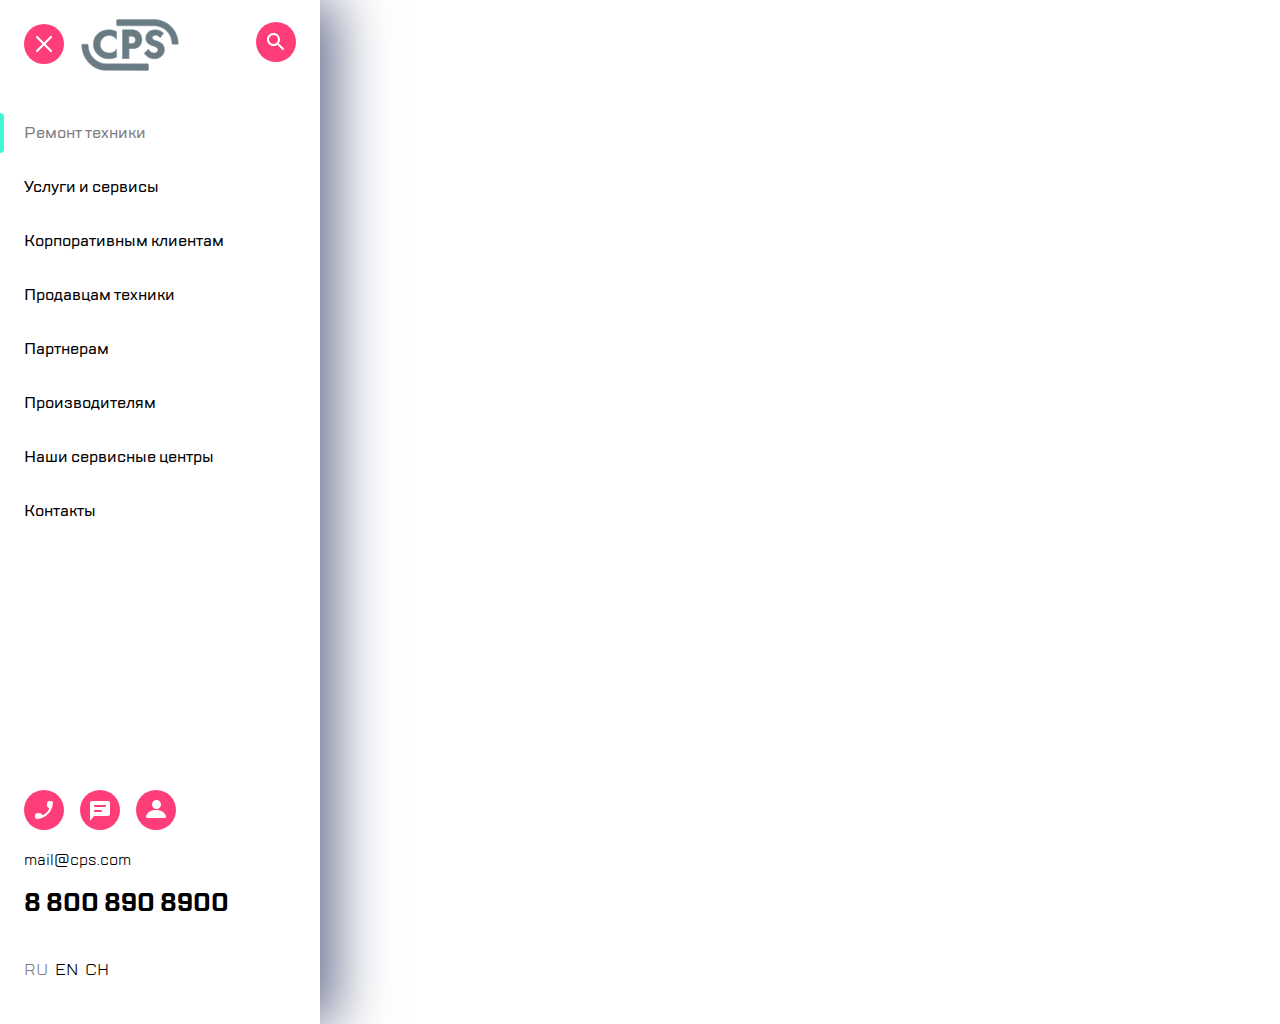
<file: index.html>
<!DOCTYPE html>
<html lang="ru">
<head>
    <meta charset="UTF-8">
    <meta name="viewport" content="width=device-width, initial-scale=1.0">
    <title>Sidemenu</title>
    <link rel="stylesheet" href="style.css">
</head>
<body>
    <section class="services">
        <aside class="menu">
            <div class="top">
                <div class="menu-icon-left">
                    <button class="menu-btn">
                        <img src="assets/burger 2.svg" alt="Menu">
                    </button>
                    <img src="assets/Group.svg" alt="CPS" class="services__logo"> 
                </div>

                <div class="menu-icon-right">
                    <button class="con-btn">
                        <img src="assets/search.svg" alt="Поиск">
                    </button>
                </div>  
            </div>    

            <div class="menu-main">
                <div class="menu-main__tabs">
                    <div class="menu-main__tabs--active">
                        <div class="highlight"></div>
                        <div class="menu-tab">Ремонт техники</div>
                    </div>
                    <div class="menu-tab">Услуги и сервисы</div>
                    <div class="menu-tab">Корпоративным клиентам</div>
                    <div class="menu-tab">Продавцам техники</div>
                    <div class="menu-tab">Партнерам</div>
                    <div class="menu-tab">Производителям</div>
                    <div class="menu-tab">Наши сервисные центры</div>
                    <div class="menu-tab">Контакты</div>
                </div>
                
                <div class="menu-main__contacts">
                    <div class="menu-main__contacts-icons">
                        <button class="contacts-icons__call">
                            <img src="assets/call.svg" alt="Позвонить">
                        </button>
                        <button class="contacts-icons__chat">
                            <img src="assets/chat.svg" alt="Чат">
                        </button>
                        <button class="contacts-icons__profile">
                            <img src="assets/profile.svg" alt="Профиль">
                        </button>
                    </div>
                    <div class="menu-main__contacts-email">
                        mail@cps.com
                    </div>
                    <div class="menu-main__contacts-phone-number">
                        8 800 890 8900
                    </div>
                    
                </div>
                <div class="language__item">
                    <span class="language language--active">RU</span>
                    <span class="language">EN</span>
                    <span class="language">CH</span>
                </div>
            </div>
        </aside>
    </section>    
</body>
</html>
</file>
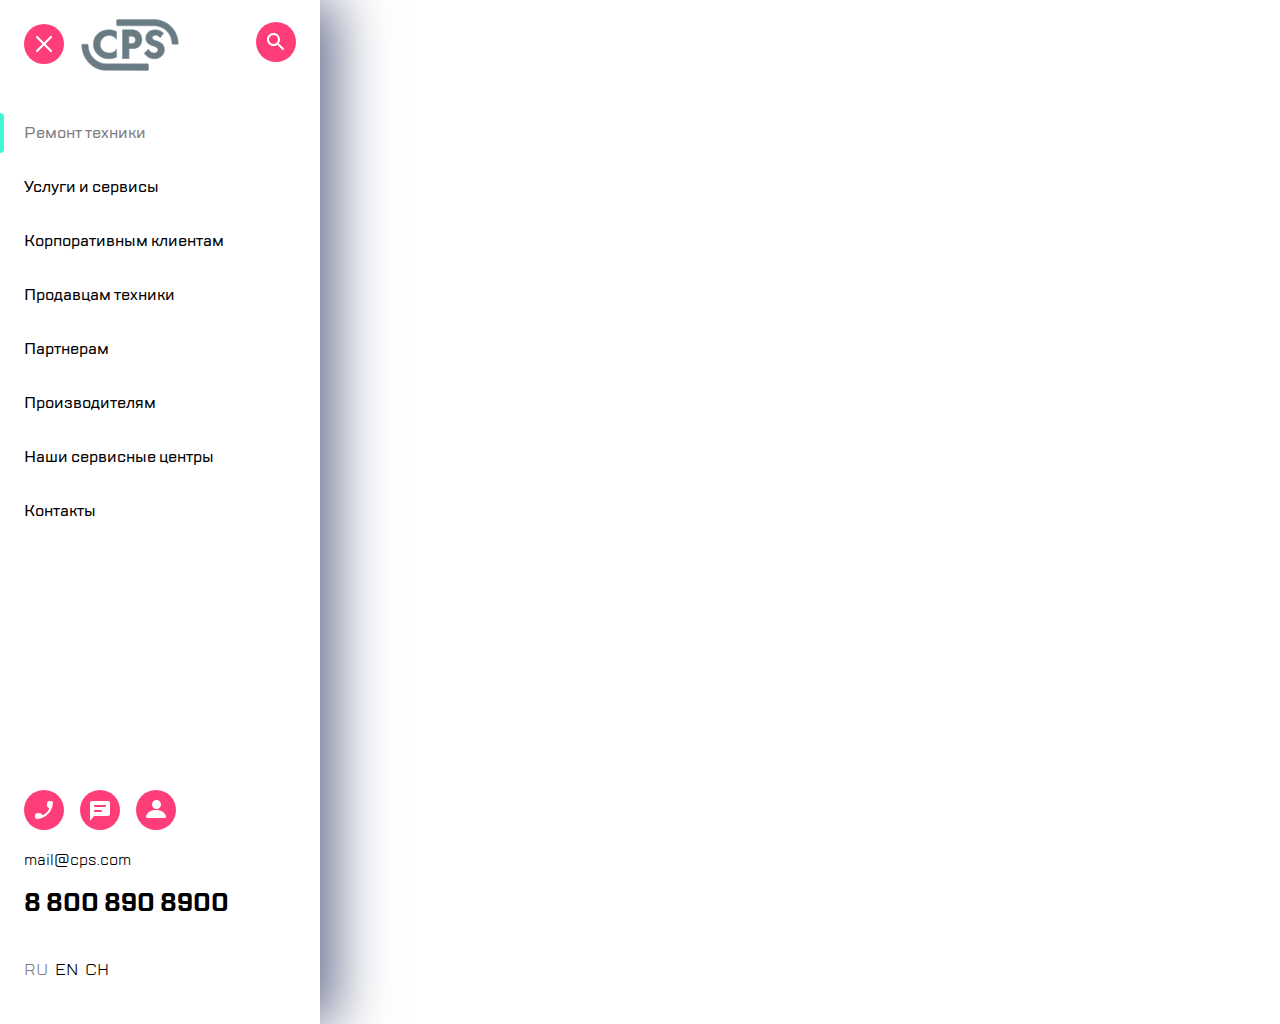
<file: sidemenu.html>
<!DOCTYPE html>
<html lang="ru">
<head>
    <meta charset="UTF-8">
    <meta name="viewport" content="width=device-width, initial-scale=1.0">
    <title>Sidemenu</title>
    <link rel="stylesheet" href="sidemenu.css">
</head>
<body>
    <section class="services">
        <aside class="menu">
            <div class="top">
                <div class="menu-icon-left">
                    <button class="menu-btn">
                        <img src="assets/burger 2.svg" alt="Menu">
                    </button>
                    <img src="assets/Group.svg" alt="CPS" class="services__logo"> 
                </div>

                <div class="menu-icon-right">
                    <button class="con-btn">
                        <img src="assets/search.svg" alt="Поиск">
                    </button>
                </div>  
            </div>    

            <div class="menu-main">
                <div class="menu-main__tabs">
                    <div class="menu-main__tabs--active">
                        <div class="highlight"></div>
                        <div class="menu-tab">Ремонт техники</div>
                    </div>
                    <div class="menu-tab">Услуги и сервисы</div>
                    <div class="menu-tab">Корпоративным клиентам</div>
                    <div class="menu-tab">Продавцам техники</div>
                    <div class="menu-tab">Партнерам</div>
                    <div class="menu-tab">Производителям</div>
                    <div class="menu-tab">Наши сервисные центры</div>
                    <div class="menu-tab">Контакты</div>
                </div>
                
                <div class="menu-main__contacts">
                    <div class="menu-main__contacts-icons">
                        <button class="contacts-icons__call">
                            <img src="assets/call.svg" alt="Позвонить">
                        </button>
                        <button class="contacts-icons__chat">
                            <img src="assets/chat.svg" alt="Чат">
                        </button>
                        <button class="contacts-icons__profile">
                            <img src="assets/profile.svg" alt="Профиль">
                        </button>
                    </div>
                    <div class="menu-main__contacts-email">
                        mail@cps.com
                    </div>
                    <div class="menu-main__contacts-phone-number">
                        8 800 890 8900
                    </div>
                    
                </div>
                <div class="language__item">
                    <span class="language language--active">RU</span>
                    <span class="language">EN</span>
                    <span class="language">CH</span>
                </div>
            </div>
        </aside>
    </section>    
</body>
</html>
</file>
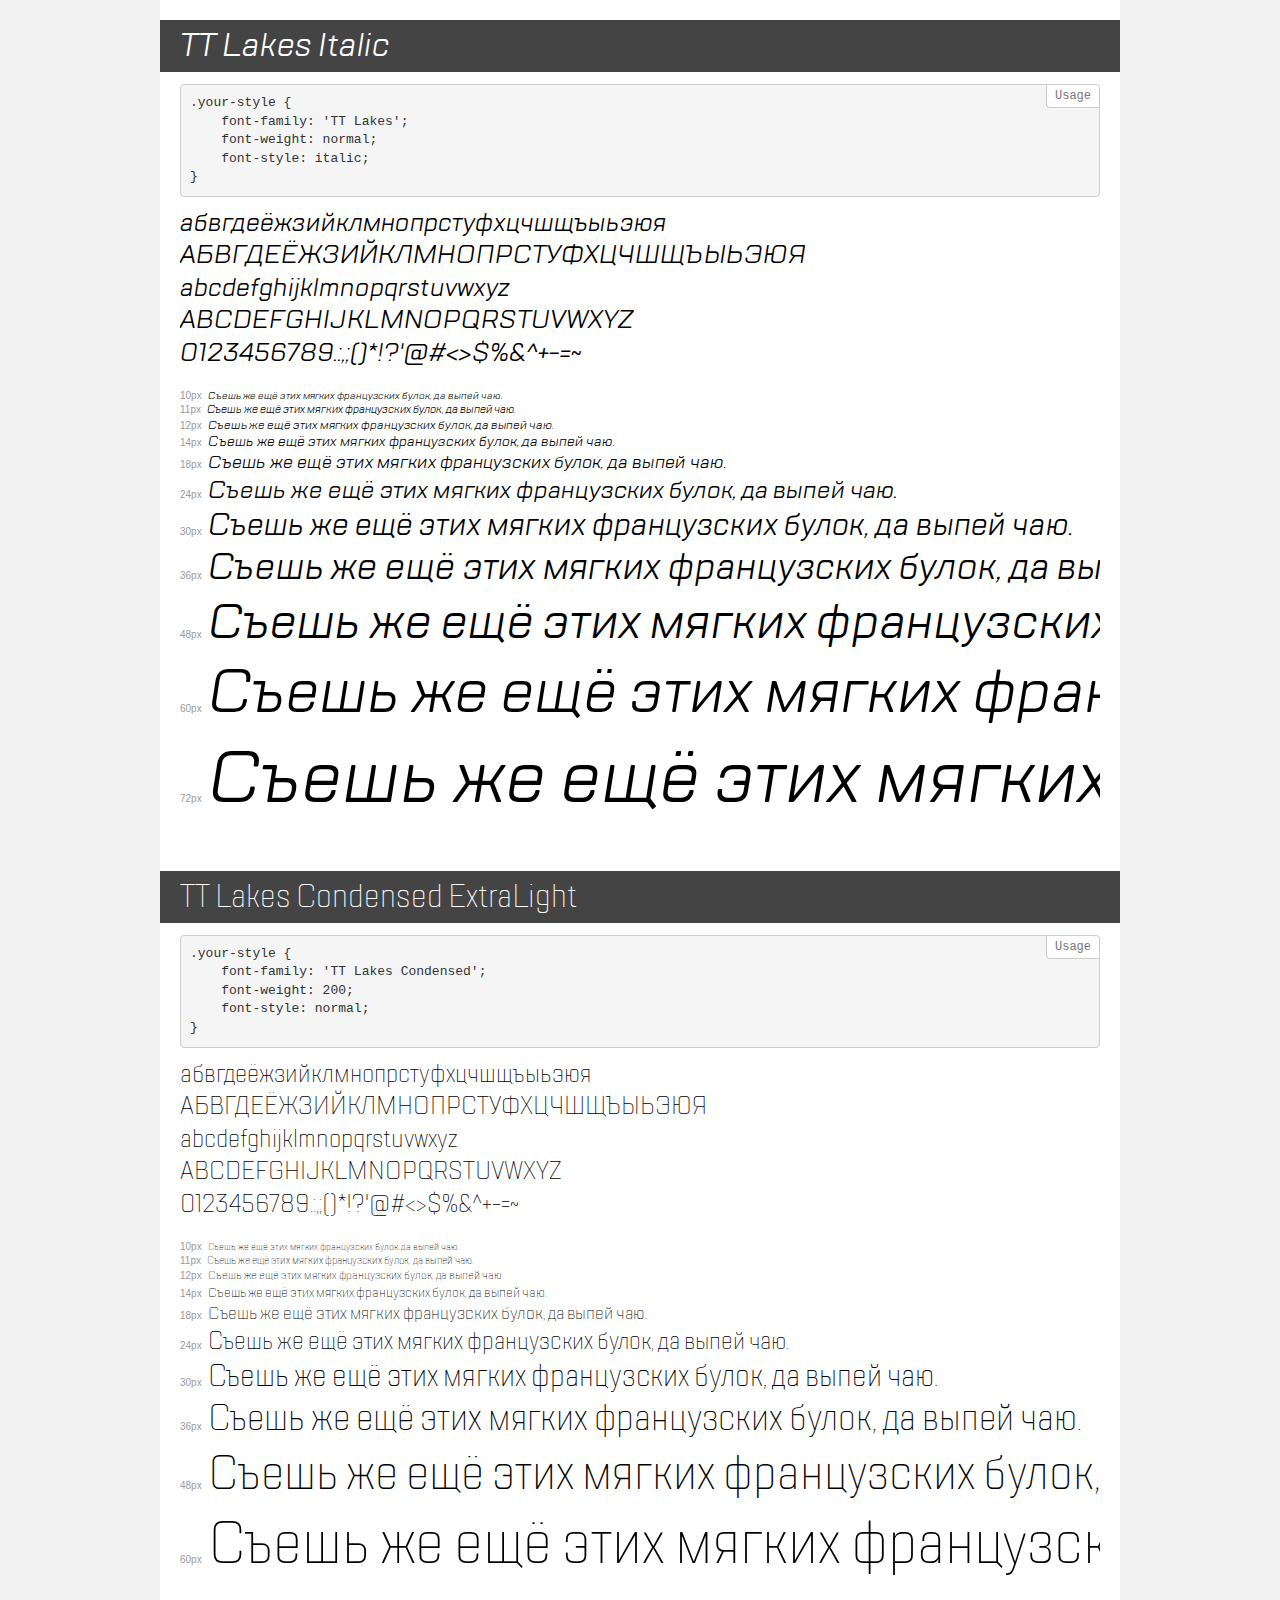
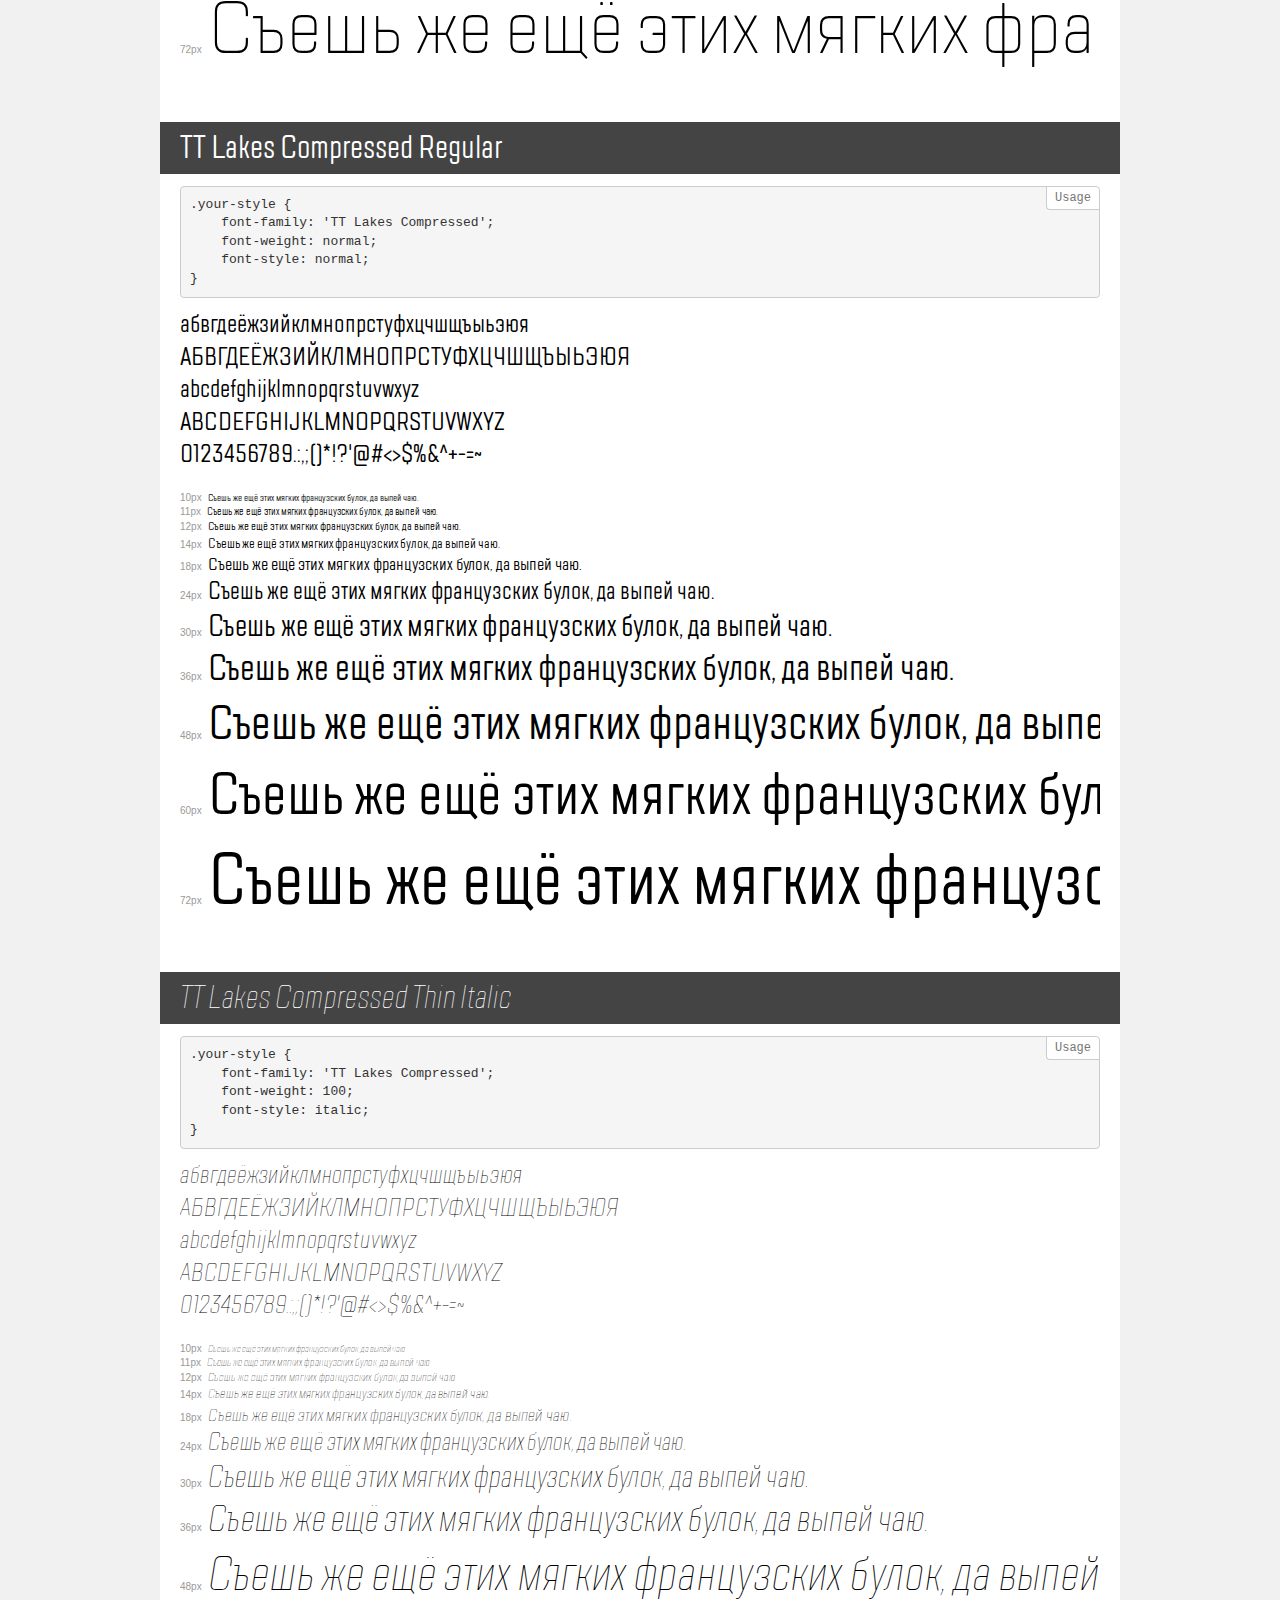
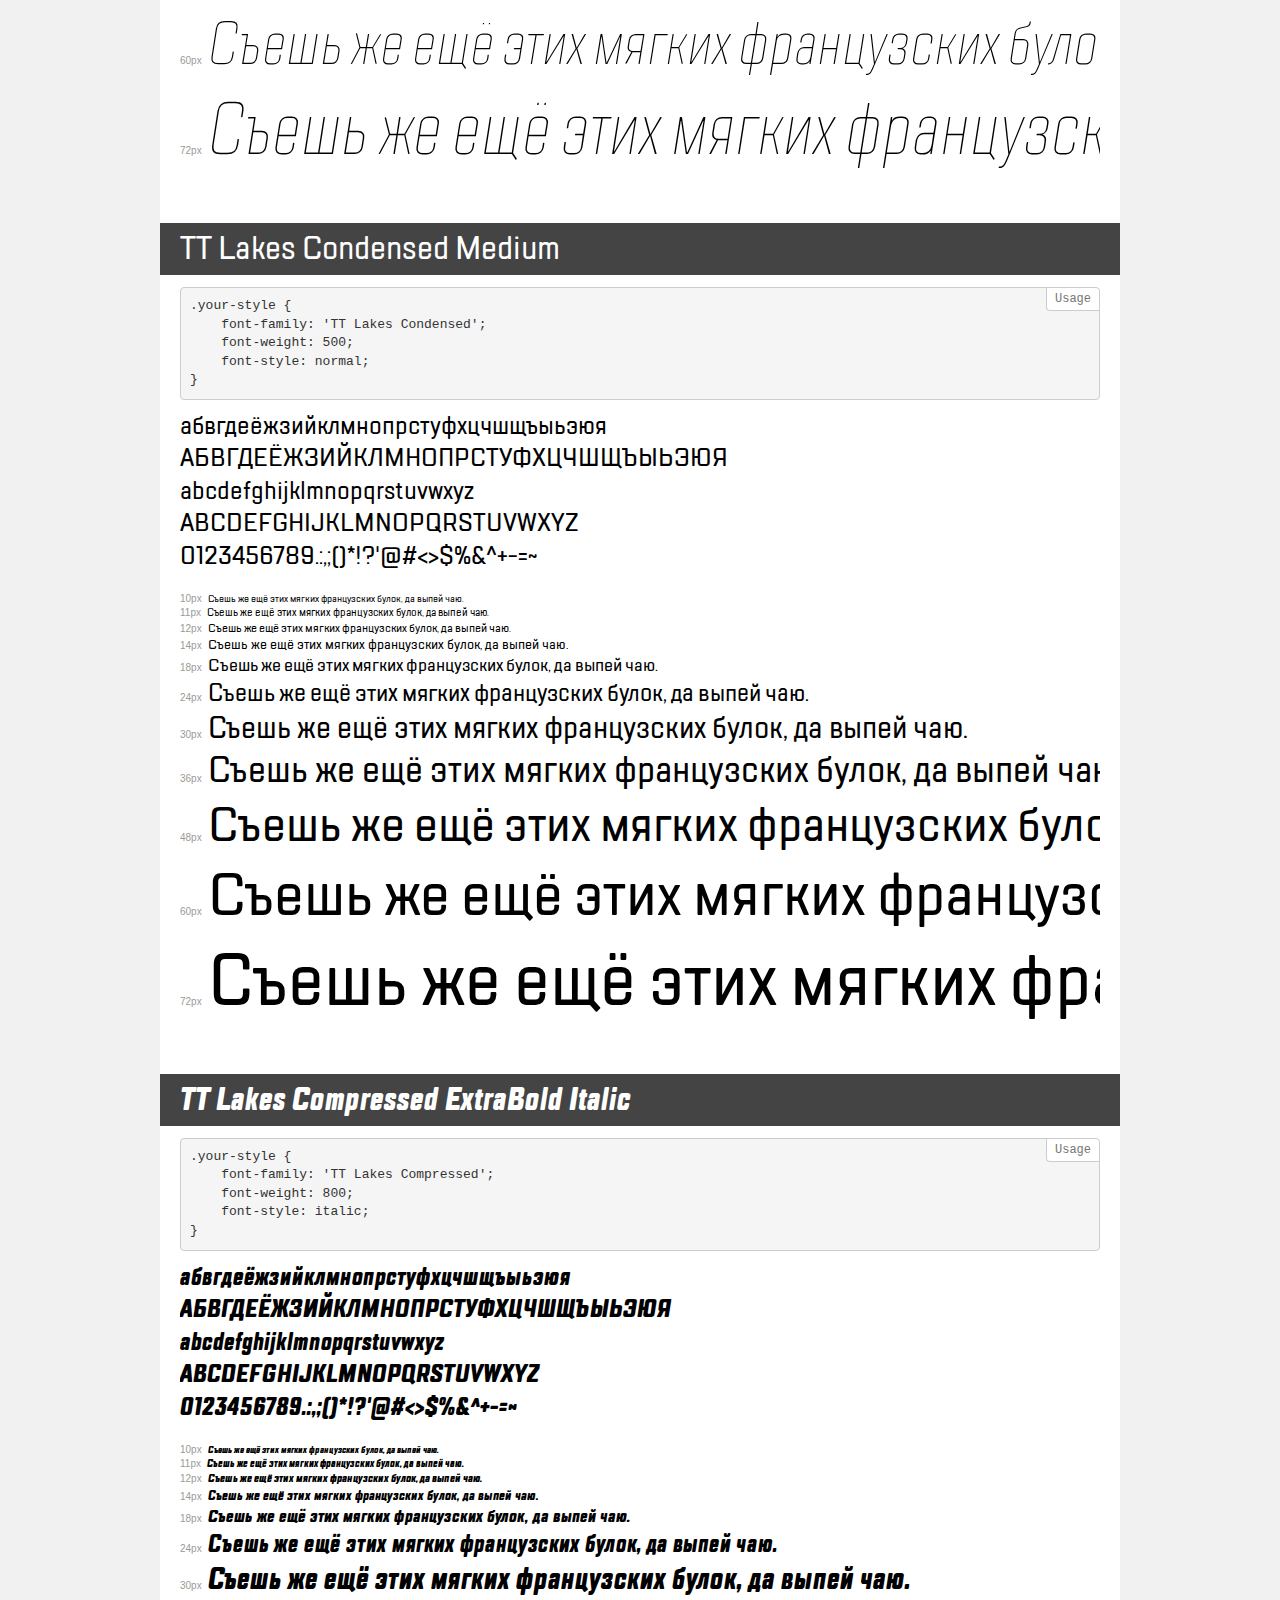
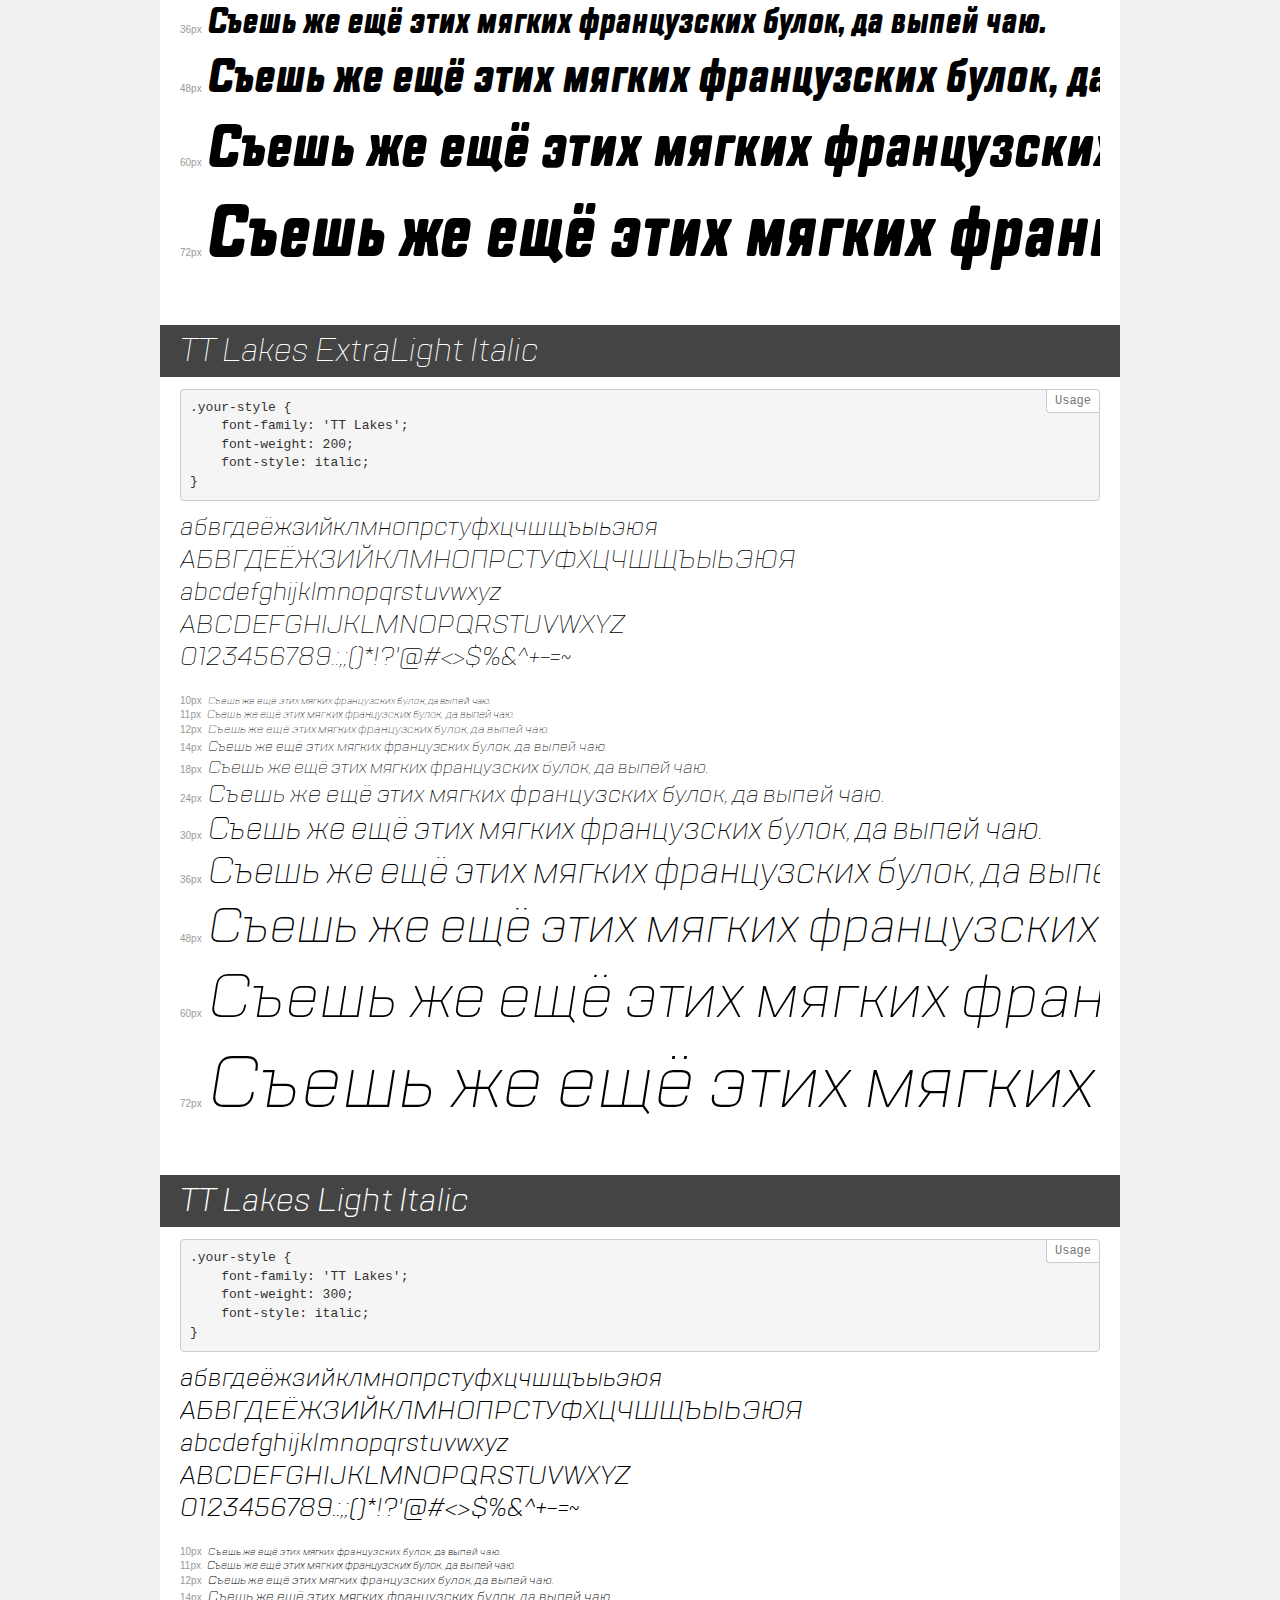
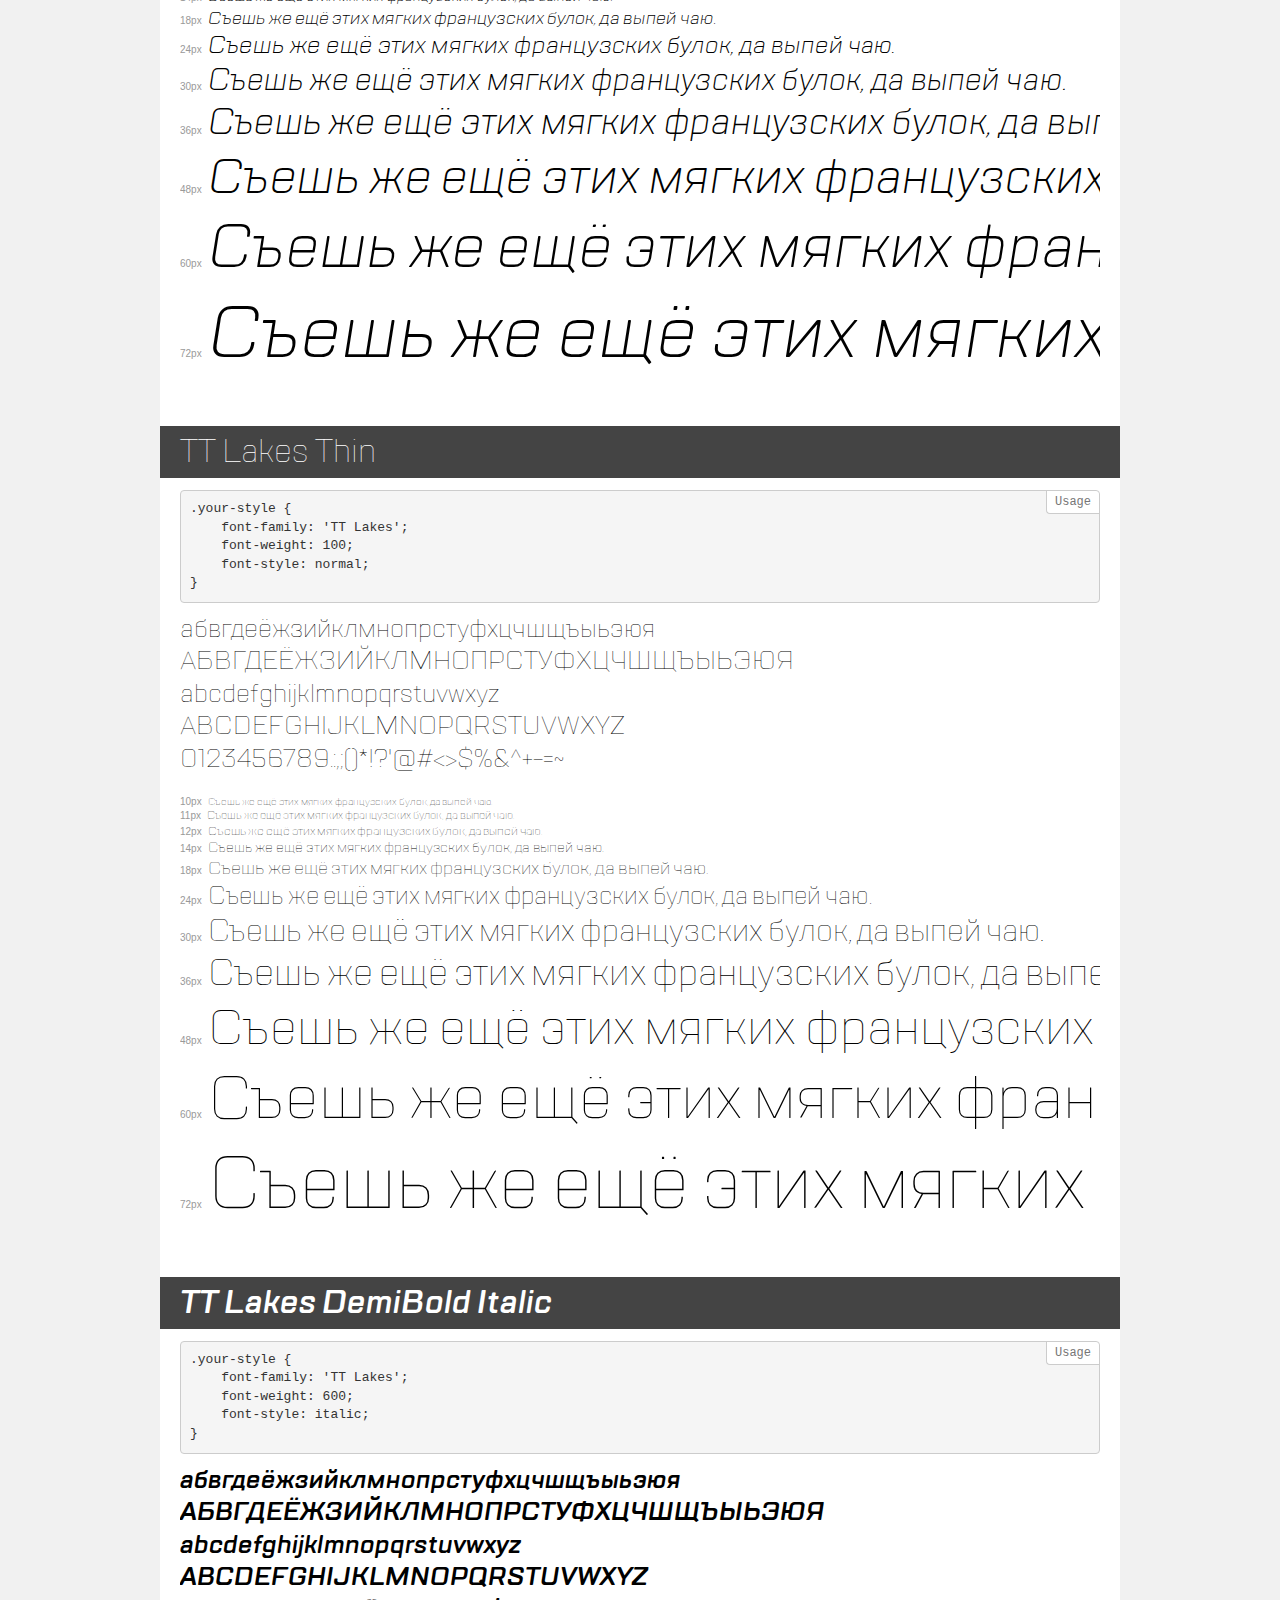
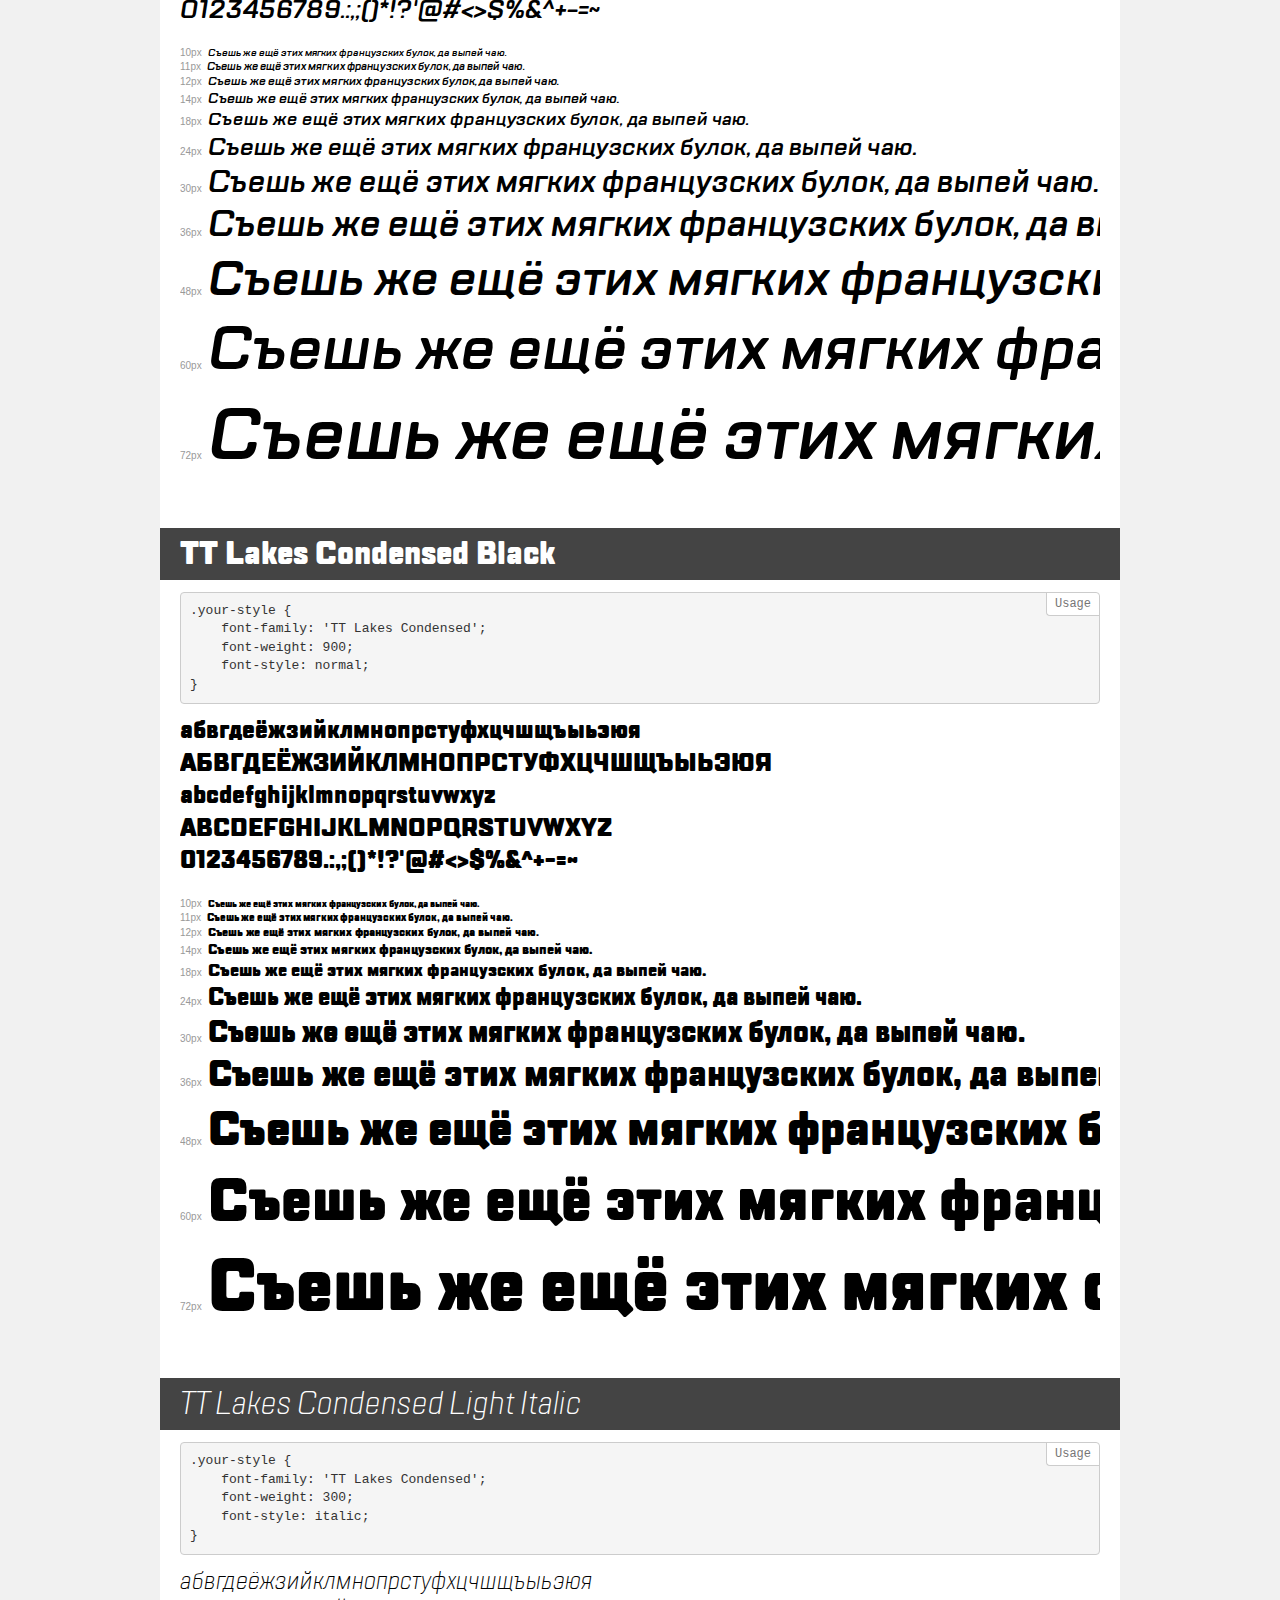
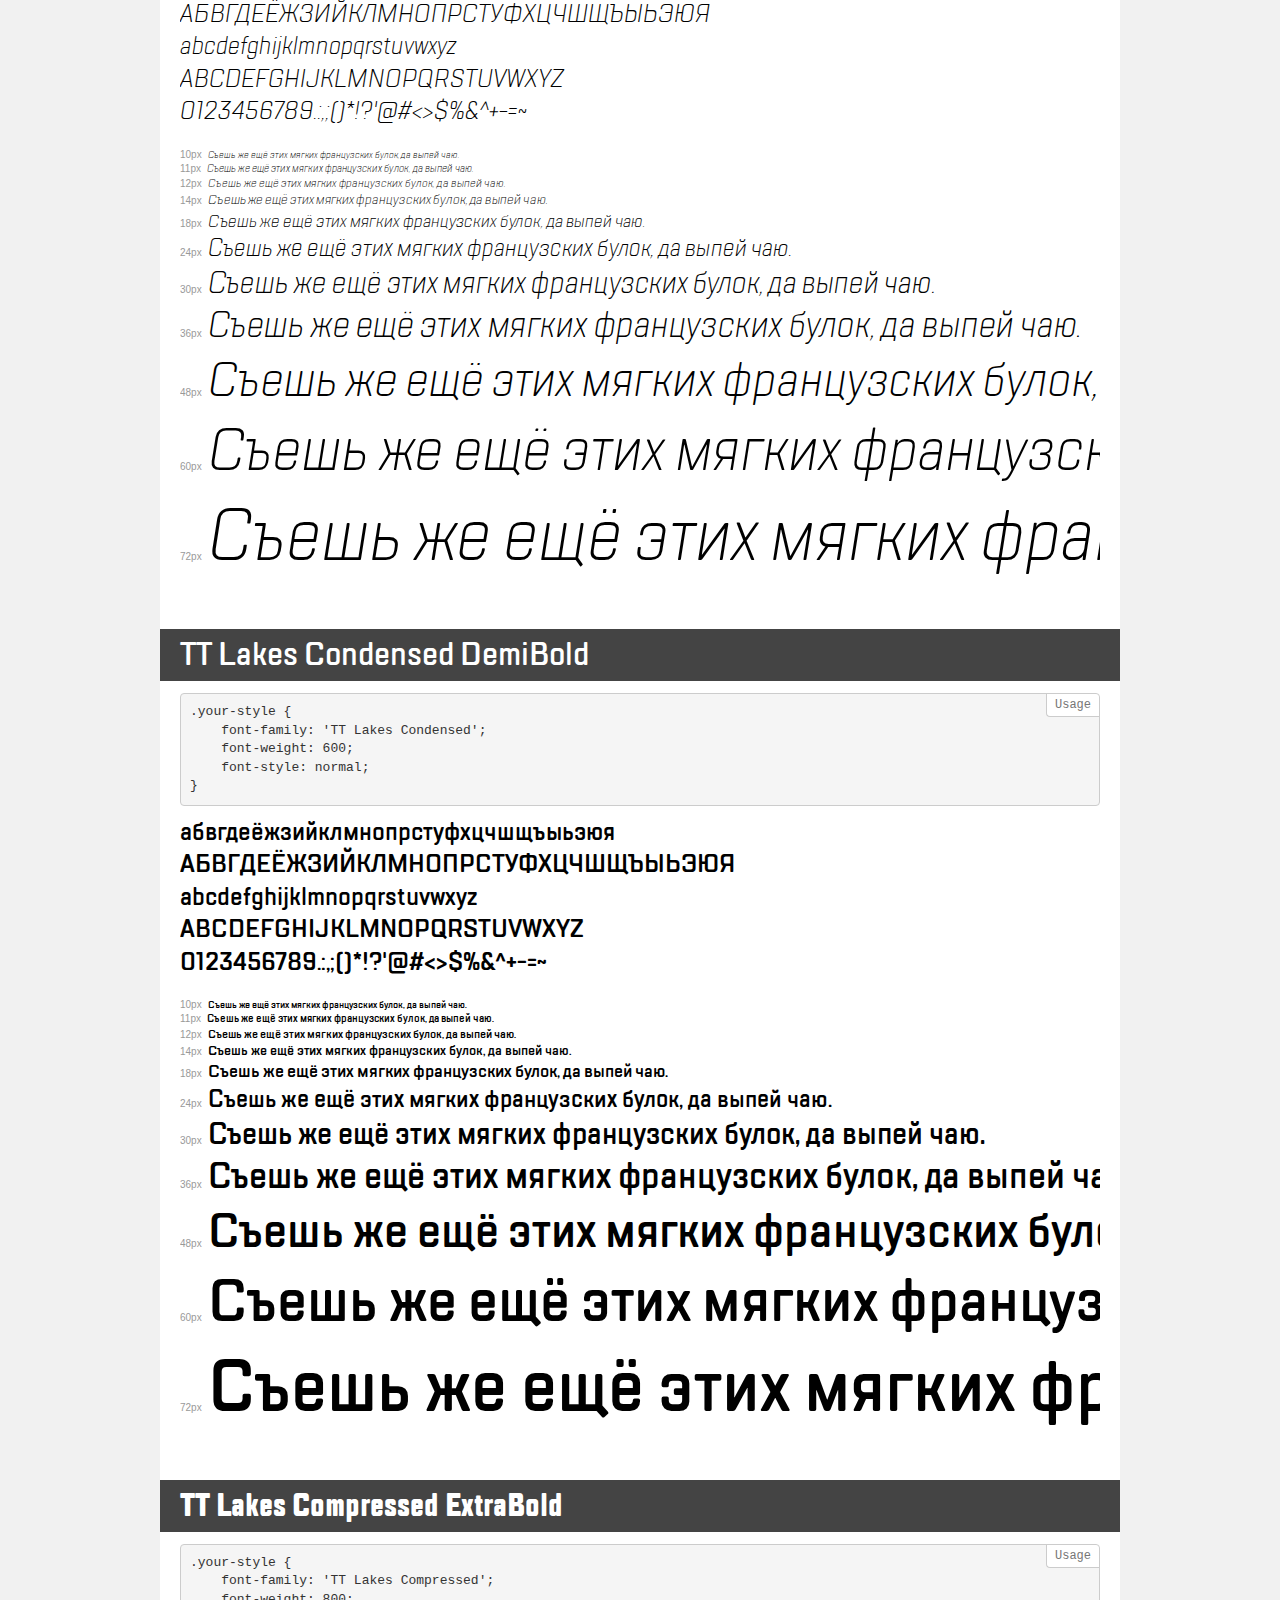
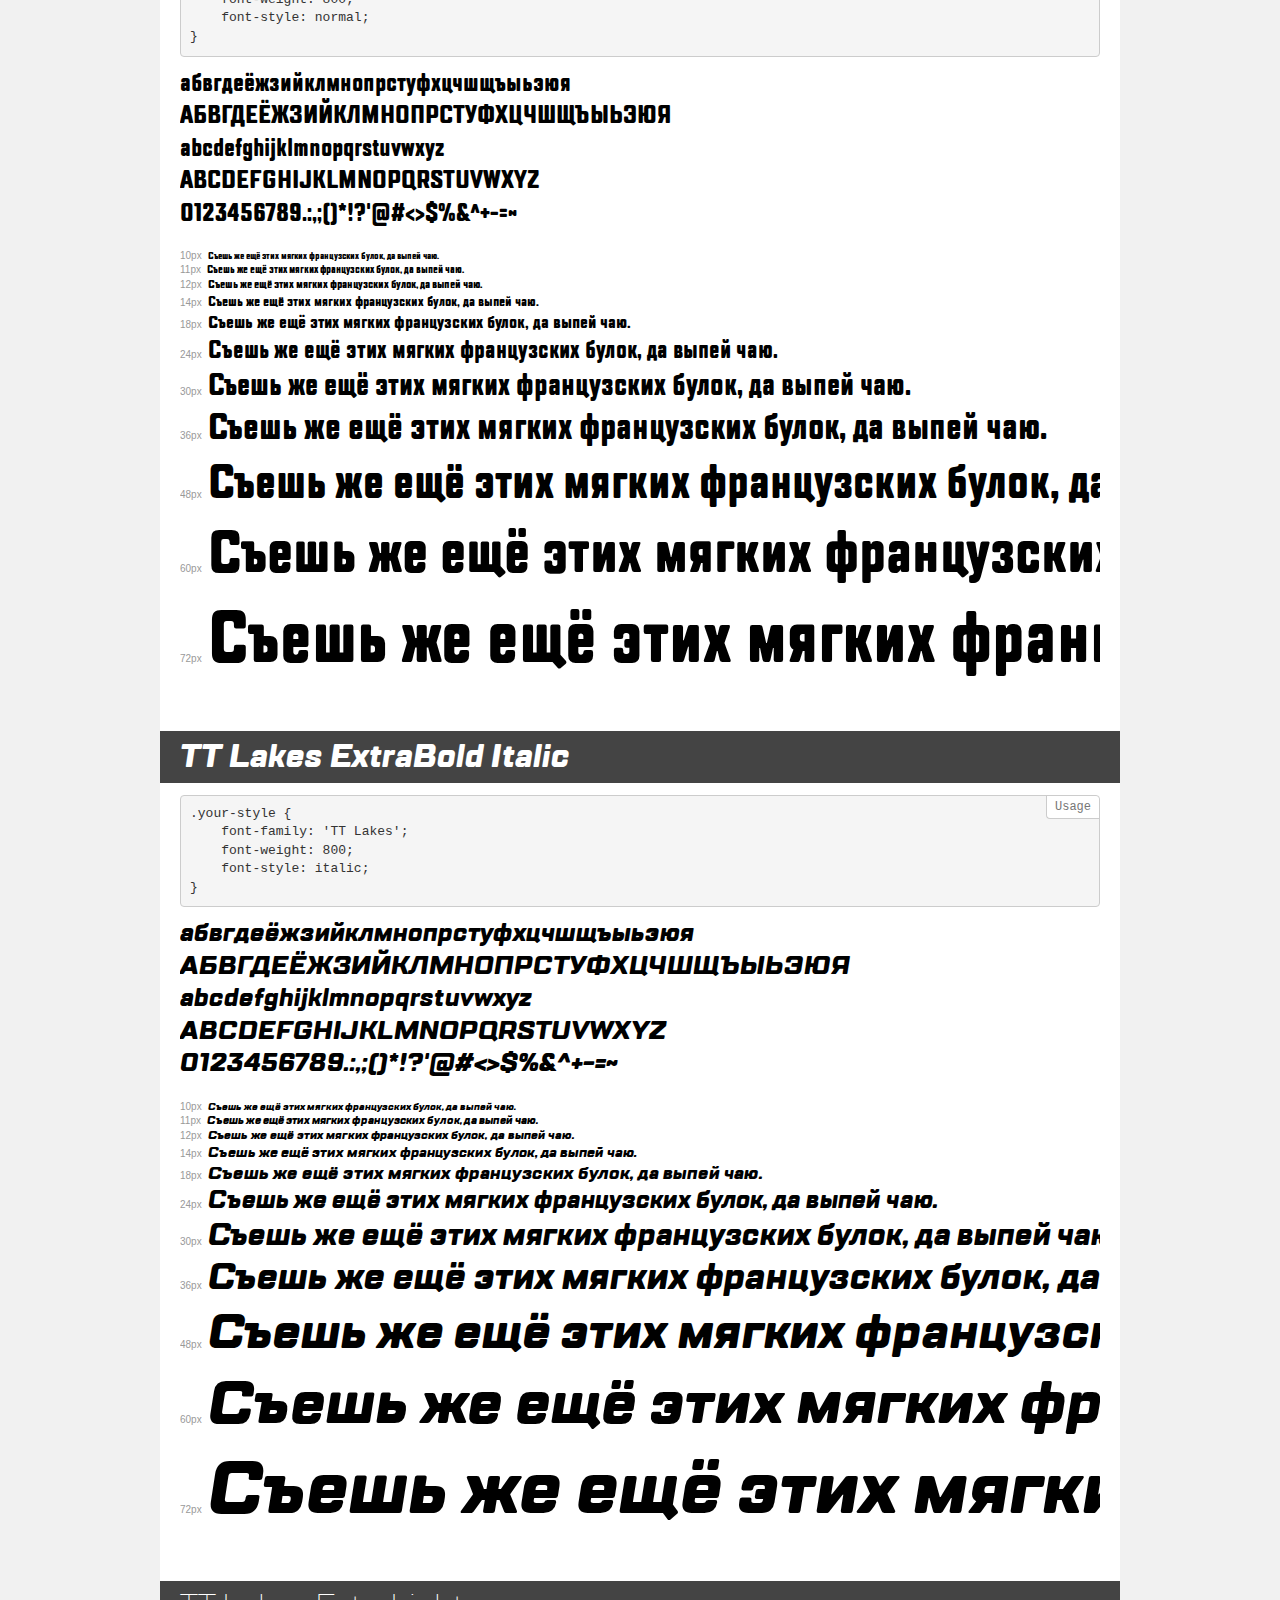
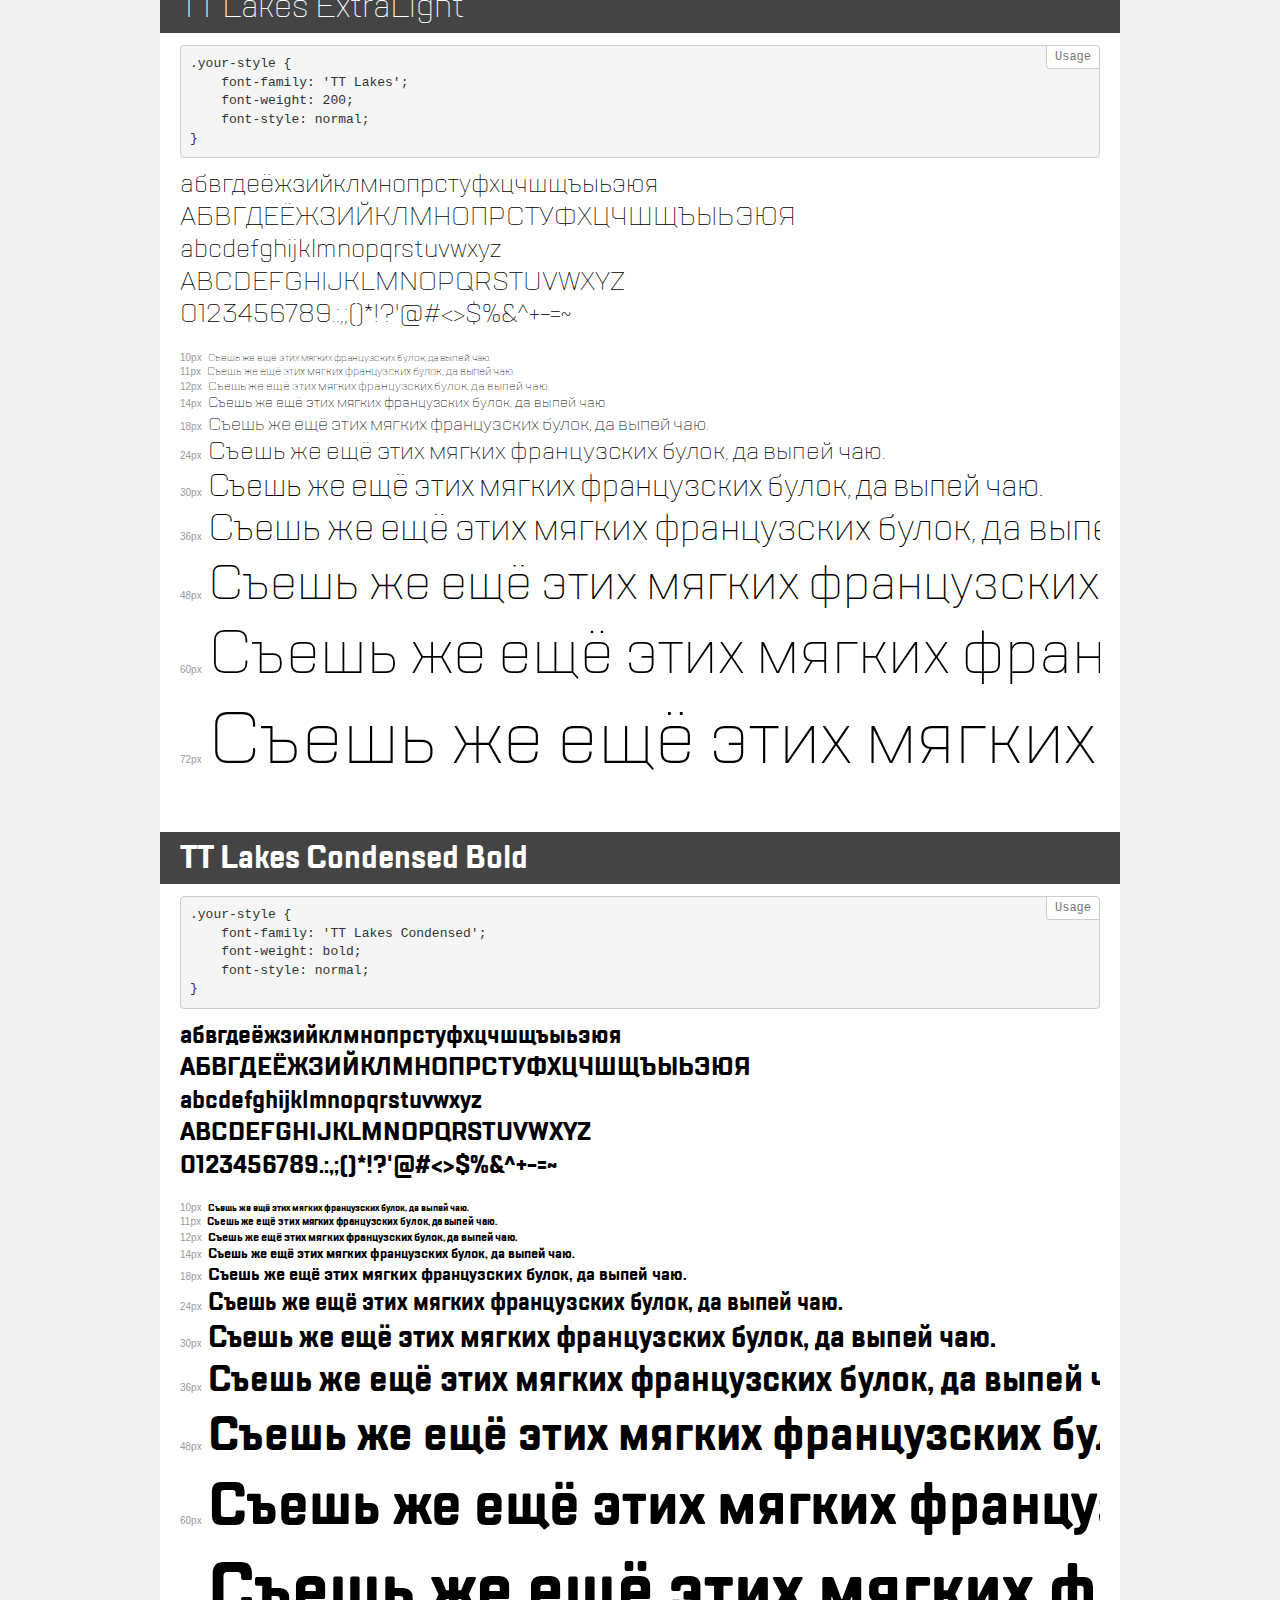
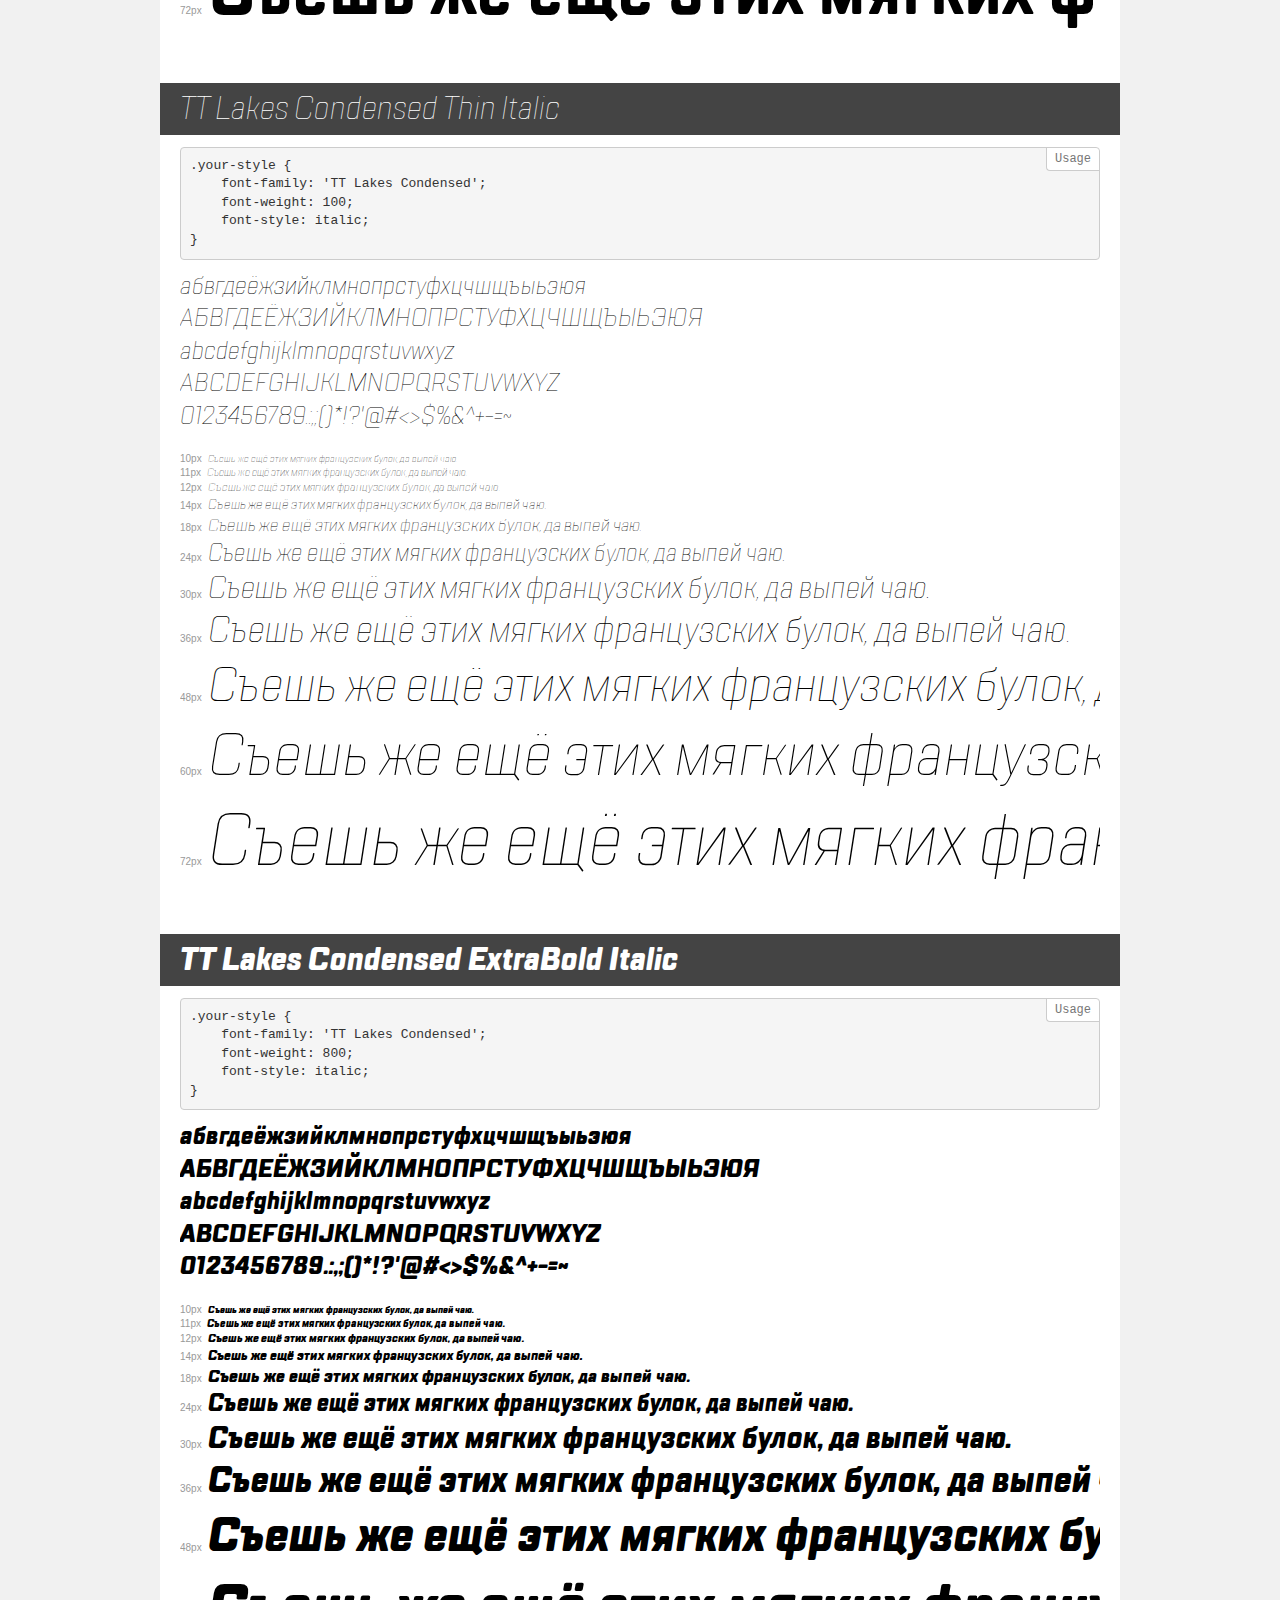
<file: assets/TTLakes/demo.html>
<!DOCTYPE html>
<html>
<head>
    <meta charset="utf-8">
    <meta http-equiv="X-UA-Compatible" content="IE=edge">
    <meta name="viewport" content="width=device-width, initial-scale=1">
    <meta name="robots" content="noindex, noarchive">
    <meta name="format-detection" content="telephone=no">
    <title>Transfonter demo</title>
    <link href="stylesheet.css" rel="stylesheet">
    <style>
        /*
        http://meyerweb.com/eric/tools/css/reset/
        v2.0 | 20110126
        License: none (public domain)
        */
        html, body, div, span, applet, object, iframe,
        h1, h2, h3, h4, h5, h6, p, blockquote, pre,
        a, abbr, acronym, address, big, cite, code,
        del, dfn, em, img, ins, kbd, q, s, samp,
        small, strike, strong, sub, sup, tt, var,
        b, u, i, center,
        dl, dt, dd, ol, ul, li,
        fieldset, form, label, legend,
        table, caption, tbody, tfoot, thead, tr, th, td,
        article, aside, canvas, details, embed,
        figure, figcaption, footer, header, hgroup,
        menu, nav, output, ruby, section, summary,
        time, mark, audio, video {
            margin: 0;
            padding: 0;
            border: 0;
            font-size: 100%;
            font: inherit;
            vertical-align: baseline;
        }
        /* HTML5 display-role reset for older browsers */
        article, aside, details, figcaption, figure,
        footer, header, hgroup, menu, nav, section {
            display: block;
        }
        body {
            line-height: 1;
        }
        ol, ul {
            list-style: none;
        }
        blockquote, q {
            quotes: none;
        }
        blockquote:before, blockquote:after,
        q:before, q:after {
            content: '';
            content: none;
        }
        table {
            border-collapse: collapse;
            border-spacing: 0;
        }
        /* common styles */
        body {
            background: #f1f1f1;
            color: #000;
        }
        .page {
            background: #fff;
            width: 920px;
            margin: 0 auto;
            padding: 20px 20px 0 20px;
            overflow: hidden;
        }
        .font-container {
            overflow-x: auto;
            overflow-y: hidden;
            margin-bottom: 40px;
            line-height: 1.3;
            white-space: nowrap;
            padding-bottom: 5px;
        }
        h1 {
            position: relative;
            background: #444;
            font-size: 32px;
            color: #fff;
            padding: 10px 20px;
            margin: 0 -20px 12px -20px;
        }
        .letters {
            font-size: 25px;
            margin-bottom: 20px;
        }
        .s10:before {
            content: '10px';
        }
        .s11:before {
            content: '11px';
        }
        .s12:before {
            content: '12px';
        }
        .s14:before {
            content: '14px';
        }
        .s18:before {
            content: '18px';
        }
        .s24:before {
            content: '24px';
        }
        .s30:before {
            content: '30px';
        }
        .s36:before {
            content: '36px';
        }
        .s48:before {
            content: '48px';
        }
        .s60:before {
            content: '60px';
        }
        .s72:before {
            content: '72px';
        }
        .s10:before, .s11:before, .s12:before, .s14:before,
        .s18:before, .s24:before, .s30:before, .s36:before,
        .s48:before, .s60:before, .s72:before {
            font-family: Arial, sans-serif;
            font-size: 10px;
            font-weight: normal;
            font-style: normal;
            color: #999;
            padding-right: 6px;
        }
        pre {
            display: block;
            position: relative;
            padding: 9px;
            margin: 0 0 10px;
            font-family: Monaco, Menlo, Consolas, "Courier New", monospace !important;
            font-size: 13px;
            line-height: 1.428571429;
            color: #333;
            font-weight: normal !important;
            font-style: normal !important;
            background-color: #f5f5f5;
            border: 1px solid #ccc;
            overflow-x: auto;
            border-radius: 4px;
        }
        pre:after {
            display: block;
            position: absolute;
            right: 0;
            top: 0;
            content: 'Usage';
            line-height: 1;
            padding: 5px 8px;
            font-size: 12px;
            color: #767676;
            background-color: #fff;
            border: 1px solid #ccc;
            border-right: none;
            border-top: none;
            border-radius: 0 4px 0 4px;
            z-index: 10;
        }
        /* responsive */
        @media (max-width: 959px) {
            .page {
                width: auto;
                margin: 0;
            }
        }
    </style>
</head>
<body>
<div class="page">
    <div class="demo" style="font-family: 'TT Lakes'; font-weight: normal; font-style: italic;">
        <h1>TT Lakes Italic</h1>
        <pre>.your-style {
    font-family: 'TT Lakes';
    font-weight: normal;
    font-style: italic;
}</pre>
        <div class="font-container">
            <p class="letters">
                абвгдеёжзийклмнопрстуфхцчшщъыьэюя<br>
АБВГДЕЁЖЗИЙКЛМНОПРСТУФХЦЧШЩЪЫЬЭЮЯ<br>
abcdefghijklmnopqrstuvwxyz<br>
ABCDEFGHIJKLMNOPQRSTUVWXYZ<br>
                0123456789.:,;()*!?'@#<>$%&^+-=~
            </p>
            <p class="s10" style="font-size: 10px;">Съешь же ещё этих мягких французских булок, да выпей чаю.</p>
            <p class="s11" style="font-size: 11px;">Съешь же ещё этих мягких французских булок, да выпей чаю.</p>
            <p class="s12" style="font-size: 12px;">Съешь же ещё этих мягких французских булок, да выпей чаю.</p>
            <p class="s14" style="font-size: 14px;">Съешь же ещё этих мягких французских булок, да выпей чаю.</p>
            <p class="s18" style="font-size: 18px;">Съешь же ещё этих мягких французских булок, да выпей чаю.</p>
            <p class="s24" style="font-size: 24px;">Съешь же ещё этих мягких французских булок, да выпей чаю.</p>
            <p class="s30" style="font-size: 30px;">Съешь же ещё этих мягких французских булок, да выпей чаю.</p>
            <p class="s36" style="font-size: 36px;">Съешь же ещё этих мягких французских булок, да выпей чаю.</p>
            <p class="s48" style="font-size: 48px;">Съешь же ещё этих мягких французских булок, да выпей чаю.</p>
            <p class="s60" style="font-size: 60px;">Съешь же ещё этих мягких французских булок, да выпей чаю.</p>
            <p class="s72" style="font-size: 72px;">Съешь же ещё этих мягких французских булок, да выпей чаю.</p>
        </div>
    </div>
    <div class="demo" style="font-family: 'TT Lakes Condensed'; font-weight: 200; font-style: normal;">
        <h1>TT Lakes Condensed ExtraLight</h1>
        <pre>.your-style {
    font-family: 'TT Lakes Condensed';
    font-weight: 200;
    font-style: normal;
}</pre>
        <div class="font-container">
            <p class="letters">
                абвгдеёжзийклмнопрстуфхцчшщъыьэюя<br>
АБВГДЕЁЖЗИЙКЛМНОПРСТУФХЦЧШЩЪЫЬЭЮЯ<br>
abcdefghijklmnopqrstuvwxyz<br>
ABCDEFGHIJKLMNOPQRSTUVWXYZ<br>
                0123456789.:,;()*!?'@#<>$%&^+-=~
            </p>
            <p class="s10" style="font-size: 10px;">Съешь же ещё этих мягких французских булок, да выпей чаю.</p>
            <p class="s11" style="font-size: 11px;">Съешь же ещё этих мягких французских булок, да выпей чаю.</p>
            <p class="s12" style="font-size: 12px;">Съешь же ещё этих мягких французских булок, да выпей чаю.</p>
            <p class="s14" style="font-size: 14px;">Съешь же ещё этих мягких французских булок, да выпей чаю.</p>
            <p class="s18" style="font-size: 18px;">Съешь же ещё этих мягких французских булок, да выпей чаю.</p>
            <p class="s24" style="font-size: 24px;">Съешь же ещё этих мягких французских булок, да выпей чаю.</p>
            <p class="s30" style="font-size: 30px;">Съешь же ещё этих мягких французских булок, да выпей чаю.</p>
            <p class="s36" style="font-size: 36px;">Съешь же ещё этих мягких французских булок, да выпей чаю.</p>
            <p class="s48" style="font-size: 48px;">Съешь же ещё этих мягких французских булок, да выпей чаю.</p>
            <p class="s60" style="font-size: 60px;">Съешь же ещё этих мягких французских булок, да выпей чаю.</p>
            <p class="s72" style="font-size: 72px;">Съешь же ещё этих мягких французских булок, да выпей чаю.</p>
        </div>
    </div>
    <div class="demo" style="font-family: 'TT Lakes Compressed'; font-weight: normal; font-style: normal;">
        <h1>TT Lakes Compressed Regular</h1>
        <pre>.your-style {
    font-family: 'TT Lakes Compressed';
    font-weight: normal;
    font-style: normal;
}</pre>
        <div class="font-container">
            <p class="letters">
                абвгдеёжзийклмнопрстуфхцчшщъыьэюя<br>
АБВГДЕЁЖЗИЙКЛМНОПРСТУФХЦЧШЩЪЫЬЭЮЯ<br>
abcdefghijklmnopqrstuvwxyz<br>
ABCDEFGHIJKLMNOPQRSTUVWXYZ<br>
                0123456789.:,;()*!?'@#<>$%&^+-=~
            </p>
            <p class="s10" style="font-size: 10px;">Съешь же ещё этих мягких французских булок, да выпей чаю.</p>
            <p class="s11" style="font-size: 11px;">Съешь же ещё этих мягких французских булок, да выпей чаю.</p>
            <p class="s12" style="font-size: 12px;">Съешь же ещё этих мягких французских булок, да выпей чаю.</p>
            <p class="s14" style="font-size: 14px;">Съешь же ещё этих мягких французских булок, да выпей чаю.</p>
            <p class="s18" style="font-size: 18px;">Съешь же ещё этих мягких французских булок, да выпей чаю.</p>
            <p class="s24" style="font-size: 24px;">Съешь же ещё этих мягких французских булок, да выпей чаю.</p>
            <p class="s30" style="font-size: 30px;">Съешь же ещё этих мягких французских булок, да выпей чаю.</p>
            <p class="s36" style="font-size: 36px;">Съешь же ещё этих мягких французских булок, да выпей чаю.</p>
            <p class="s48" style="font-size: 48px;">Съешь же ещё этих мягких французских булок, да выпей чаю.</p>
            <p class="s60" style="font-size: 60px;">Съешь же ещё этих мягких французских булок, да выпей чаю.</p>
            <p class="s72" style="font-size: 72px;">Съешь же ещё этих мягких французских булок, да выпей чаю.</p>
        </div>
    </div>
    <div class="demo" style="font-family: 'TT Lakes Compressed'; font-weight: 100; font-style: italic;">
        <h1>TT Lakes Compressed Thin Italic</h1>
        <pre>.your-style {
    font-family: 'TT Lakes Compressed';
    font-weight: 100;
    font-style: italic;
}</pre>
        <div class="font-container">
            <p class="letters">
                абвгдеёжзийклмнопрстуфхцчшщъыьэюя<br>
АБВГДЕЁЖЗИЙКЛМНОПРСТУФХЦЧШЩЪЫЬЭЮЯ<br>
abcdefghijklmnopqrstuvwxyz<br>
ABCDEFGHIJKLMNOPQRSTUVWXYZ<br>
                0123456789.:,;()*!?'@#<>$%&^+-=~
            </p>
            <p class="s10" style="font-size: 10px;">Съешь же ещё этих мягких французских булок, да выпей чаю.</p>
            <p class="s11" style="font-size: 11px;">Съешь же ещё этих мягких французских булок, да выпей чаю.</p>
            <p class="s12" style="font-size: 12px;">Съешь же ещё этих мягких французских булок, да выпей чаю.</p>
            <p class="s14" style="font-size: 14px;">Съешь же ещё этих мягких французских булок, да выпей чаю.</p>
            <p class="s18" style="font-size: 18px;">Съешь же ещё этих мягких французских булок, да выпей чаю.</p>
            <p class="s24" style="font-size: 24px;">Съешь же ещё этих мягких французских булок, да выпей чаю.</p>
            <p class="s30" style="font-size: 30px;">Съешь же ещё этих мягких французских булок, да выпей чаю.</p>
            <p class="s36" style="font-size: 36px;">Съешь же ещё этих мягких французских булок, да выпей чаю.</p>
            <p class="s48" style="font-size: 48px;">Съешь же ещё этих мягких французских булок, да выпей чаю.</p>
            <p class="s60" style="font-size: 60px;">Съешь же ещё этих мягких французских булок, да выпей чаю.</p>
            <p class="s72" style="font-size: 72px;">Съешь же ещё этих мягких французских булок, да выпей чаю.</p>
        </div>
    </div>
    <div class="demo" style="font-family: 'TT Lakes Condensed'; font-weight: 500; font-style: normal;">
        <h1>TT Lakes Condensed Medium</h1>
        <pre>.your-style {
    font-family: 'TT Lakes Condensed';
    font-weight: 500;
    font-style: normal;
}</pre>
        <div class="font-container">
            <p class="letters">
                абвгдеёжзийклмнопрстуфхцчшщъыьэюя<br>
АБВГДЕЁЖЗИЙКЛМНОПРСТУФХЦЧШЩЪЫЬЭЮЯ<br>
abcdefghijklmnopqrstuvwxyz<br>
ABCDEFGHIJKLMNOPQRSTUVWXYZ<br>
                0123456789.:,;()*!?'@#<>$%&^+-=~
            </p>
            <p class="s10" style="font-size: 10px;">Съешь же ещё этих мягких французских булок, да выпей чаю.</p>
            <p class="s11" style="font-size: 11px;">Съешь же ещё этих мягких французских булок, да выпей чаю.</p>
            <p class="s12" style="font-size: 12px;">Съешь же ещё этих мягких французских булок, да выпей чаю.</p>
            <p class="s14" style="font-size: 14px;">Съешь же ещё этих мягких французских булок, да выпей чаю.</p>
            <p class="s18" style="font-size: 18px;">Съешь же ещё этих мягких французских булок, да выпей чаю.</p>
            <p class="s24" style="font-size: 24px;">Съешь же ещё этих мягких французских булок, да выпей чаю.</p>
            <p class="s30" style="font-size: 30px;">Съешь же ещё этих мягких французских булок, да выпей чаю.</p>
            <p class="s36" style="font-size: 36px;">Съешь же ещё этих мягких французских булок, да выпей чаю.</p>
            <p class="s48" style="font-size: 48px;">Съешь же ещё этих мягких французских булок, да выпей чаю.</p>
            <p class="s60" style="font-size: 60px;">Съешь же ещё этих мягких французских булок, да выпей чаю.</p>
            <p class="s72" style="font-size: 72px;">Съешь же ещё этих мягких французских булок, да выпей чаю.</p>
        </div>
    </div>
    <div class="demo" style="font-family: 'TT Lakes Compressed'; font-weight: 800; font-style: italic;">
        <h1>TT Lakes Compressed ExtraBold Italic</h1>
        <pre>.your-style {
    font-family: 'TT Lakes Compressed';
    font-weight: 800;
    font-style: italic;
}</pre>
        <div class="font-container">
            <p class="letters">
                абвгдеёжзийклмнопрстуфхцчшщъыьэюя<br>
АБВГДЕЁЖЗИЙКЛМНОПРСТУФХЦЧШЩЪЫЬЭЮЯ<br>
abcdefghijklmnopqrstuvwxyz<br>
ABCDEFGHIJKLMNOPQRSTUVWXYZ<br>
                0123456789.:,;()*!?'@#<>$%&^+-=~
            </p>
            <p class="s10" style="font-size: 10px;">Съешь же ещё этих мягких французских булок, да выпей чаю.</p>
            <p class="s11" style="font-size: 11px;">Съешь же ещё этих мягких французских булок, да выпей чаю.</p>
            <p class="s12" style="font-size: 12px;">Съешь же ещё этих мягких французских булок, да выпей чаю.</p>
            <p class="s14" style="font-size: 14px;">Съешь же ещё этих мягких французских булок, да выпей чаю.</p>
            <p class="s18" style="font-size: 18px;">Съешь же ещё этих мягких французских булок, да выпей чаю.</p>
            <p class="s24" style="font-size: 24px;">Съешь же ещё этих мягких французских булок, да выпей чаю.</p>
            <p class="s30" style="font-size: 30px;">Съешь же ещё этих мягких французских булок, да выпей чаю.</p>
            <p class="s36" style="font-size: 36px;">Съешь же ещё этих мягких французских булок, да выпей чаю.</p>
            <p class="s48" style="font-size: 48px;">Съешь же ещё этих мягких французских булок, да выпей чаю.</p>
            <p class="s60" style="font-size: 60px;">Съешь же ещё этих мягких французских булок, да выпей чаю.</p>
            <p class="s72" style="font-size: 72px;">Съешь же ещё этих мягких французских булок, да выпей чаю.</p>
        </div>
    </div>
    <div class="demo" style="font-family: 'TT Lakes'; font-weight: 200; font-style: italic;">
        <h1>TT Lakes ExtraLight Italic</h1>
        <pre>.your-style {
    font-family: 'TT Lakes';
    font-weight: 200;
    font-style: italic;
}</pre>
        <div class="font-container">
            <p class="letters">
                абвгдеёжзийклмнопрстуфхцчшщъыьэюя<br>
АБВГДЕЁЖЗИЙКЛМНОПРСТУФХЦЧШЩЪЫЬЭЮЯ<br>
abcdefghijklmnopqrstuvwxyz<br>
ABCDEFGHIJKLMNOPQRSTUVWXYZ<br>
                0123456789.:,;()*!?'@#<>$%&^+-=~
            </p>
            <p class="s10" style="font-size: 10px;">Съешь же ещё этих мягких французских булок, да выпей чаю.</p>
            <p class="s11" style="font-size: 11px;">Съешь же ещё этих мягких французских булок, да выпей чаю.</p>
            <p class="s12" style="font-size: 12px;">Съешь же ещё этих мягких французских булок, да выпей чаю.</p>
            <p class="s14" style="font-size: 14px;">Съешь же ещё этих мягких французских булок, да выпей чаю.</p>
            <p class="s18" style="font-size: 18px;">Съешь же ещё этих мягких французских булок, да выпей чаю.</p>
            <p class="s24" style="font-size: 24px;">Съешь же ещё этих мягких французских булок, да выпей чаю.</p>
            <p class="s30" style="font-size: 30px;">Съешь же ещё этих мягких французских булок, да выпей чаю.</p>
            <p class="s36" style="font-size: 36px;">Съешь же ещё этих мягких французских булок, да выпей чаю.</p>
            <p class="s48" style="font-size: 48px;">Съешь же ещё этих мягких французских булок, да выпей чаю.</p>
            <p class="s60" style="font-size: 60px;">Съешь же ещё этих мягких французских булок, да выпей чаю.</p>
            <p class="s72" style="font-size: 72px;">Съешь же ещё этих мягких французских булок, да выпей чаю.</p>
        </div>
    </div>
    <div class="demo" style="font-family: 'TT Lakes'; font-weight: 300; font-style: italic;">
        <h1>TT Lakes Light Italic</h1>
        <pre>.your-style {
    font-family: 'TT Lakes';
    font-weight: 300;
    font-style: italic;
}</pre>
        <div class="font-container">
            <p class="letters">
                абвгдеёжзийклмнопрстуфхцчшщъыьэюя<br>
АБВГДЕЁЖЗИЙКЛМНОПРСТУФХЦЧШЩЪЫЬЭЮЯ<br>
abcdefghijklmnopqrstuvwxyz<br>
ABCDEFGHIJKLMNOPQRSTUVWXYZ<br>
                0123456789.:,;()*!?'@#<>$%&^+-=~
            </p>
            <p class="s10" style="font-size: 10px;">Съешь же ещё этих мягких французских булок, да выпей чаю.</p>
            <p class="s11" style="font-size: 11px;">Съешь же ещё этих мягких французских булок, да выпей чаю.</p>
            <p class="s12" style="font-size: 12px;">Съешь же ещё этих мягких французских булок, да выпей чаю.</p>
            <p class="s14" style="font-size: 14px;">Съешь же ещё этих мягких французских булок, да выпей чаю.</p>
            <p class="s18" style="font-size: 18px;">Съешь же ещё этих мягких французских булок, да выпей чаю.</p>
            <p class="s24" style="font-size: 24px;">Съешь же ещё этих мягких французских булок, да выпей чаю.</p>
            <p class="s30" style="font-size: 30px;">Съешь же ещё этих мягких французских булок, да выпей чаю.</p>
            <p class="s36" style="font-size: 36px;">Съешь же ещё этих мягких французских булок, да выпей чаю.</p>
            <p class="s48" style="font-size: 48px;">Съешь же ещё этих мягких французских булок, да выпей чаю.</p>
            <p class="s60" style="font-size: 60px;">Съешь же ещё этих мягких французских булок, да выпей чаю.</p>
            <p class="s72" style="font-size: 72px;">Съешь же ещё этих мягких французских булок, да выпей чаю.</p>
        </div>
    </div>
    <div class="demo" style="font-family: 'TT Lakes'; font-weight: 100; font-style: normal;">
        <h1>TT Lakes Thin</h1>
        <pre>.your-style {
    font-family: 'TT Lakes';
    font-weight: 100;
    font-style: normal;
}</pre>
        <div class="font-container">
            <p class="letters">
                абвгдеёжзийклмнопрстуфхцчшщъыьэюя<br>
АБВГДЕЁЖЗИЙКЛМНОПРСТУФХЦЧШЩЪЫЬЭЮЯ<br>
abcdefghijklmnopqrstuvwxyz<br>
ABCDEFGHIJKLMNOPQRSTUVWXYZ<br>
                0123456789.:,;()*!?'@#<>$%&^+-=~
            </p>
            <p class="s10" style="font-size: 10px;">Съешь же ещё этих мягких французских булок, да выпей чаю.</p>
            <p class="s11" style="font-size: 11px;">Съешь же ещё этих мягких французских булок, да выпей чаю.</p>
            <p class="s12" style="font-size: 12px;">Съешь же ещё этих мягких французских булок, да выпей чаю.</p>
            <p class="s14" style="font-size: 14px;">Съешь же ещё этих мягких французских булок, да выпей чаю.</p>
            <p class="s18" style="font-size: 18px;">Съешь же ещё этих мягких французских булок, да выпей чаю.</p>
            <p class="s24" style="font-size: 24px;">Съешь же ещё этих мягких французских булок, да выпей чаю.</p>
            <p class="s30" style="font-size: 30px;">Съешь же ещё этих мягких французских булок, да выпей чаю.</p>
            <p class="s36" style="font-size: 36px;">Съешь же ещё этих мягких французских булок, да выпей чаю.</p>
            <p class="s48" style="font-size: 48px;">Съешь же ещё этих мягких французских булок, да выпей чаю.</p>
            <p class="s60" style="font-size: 60px;">Съешь же ещё этих мягких французских булок, да выпей чаю.</p>
            <p class="s72" style="font-size: 72px;">Съешь же ещё этих мягких французских булок, да выпей чаю.</p>
        </div>
    </div>
    <div class="demo" style="font-family: 'TT Lakes'; font-weight: 600; font-style: italic;">
        <h1>TT Lakes DemiBold Italic</h1>
        <pre>.your-style {
    font-family: 'TT Lakes';
    font-weight: 600;
    font-style: italic;
}</pre>
        <div class="font-container">
            <p class="letters">
                абвгдеёжзийклмнопрстуфхцчшщъыьэюя<br>
АБВГДЕЁЖЗИЙКЛМНОПРСТУФХЦЧШЩЪЫЬЭЮЯ<br>
abcdefghijklmnopqrstuvwxyz<br>
ABCDEFGHIJKLMNOPQRSTUVWXYZ<br>
                0123456789.:,;()*!?'@#<>$%&^+-=~
            </p>
            <p class="s10" style="font-size: 10px;">Съешь же ещё этих мягких французских булок, да выпей чаю.</p>
            <p class="s11" style="font-size: 11px;">Съешь же ещё этих мягких французских булок, да выпей чаю.</p>
            <p class="s12" style="font-size: 12px;">Съешь же ещё этих мягких французских булок, да выпей чаю.</p>
            <p class="s14" style="font-size: 14px;">Съешь же ещё этих мягких французских булок, да выпей чаю.</p>
            <p class="s18" style="font-size: 18px;">Съешь же ещё этих мягких французских булок, да выпей чаю.</p>
            <p class="s24" style="font-size: 24px;">Съешь же ещё этих мягких французских булок, да выпей чаю.</p>
            <p class="s30" style="font-size: 30px;">Съешь же ещё этих мягких французских булок, да выпей чаю.</p>
            <p class="s36" style="font-size: 36px;">Съешь же ещё этих мягких французских булок, да выпей чаю.</p>
            <p class="s48" style="font-size: 48px;">Съешь же ещё этих мягких французских булок, да выпей чаю.</p>
            <p class="s60" style="font-size: 60px;">Съешь же ещё этих мягких французских булок, да выпей чаю.</p>
            <p class="s72" style="font-size: 72px;">Съешь же ещё этих мягких французских булок, да выпей чаю.</p>
        </div>
    </div>
    <div class="demo" style="font-family: 'TT Lakes Condensed'; font-weight: 900; font-style: normal;">
        <h1>TT Lakes Condensed Black</h1>
        <pre>.your-style {
    font-family: 'TT Lakes Condensed';
    font-weight: 900;
    font-style: normal;
}</pre>
        <div class="font-container">
            <p class="letters">
                абвгдеёжзийклмнопрстуфхцчшщъыьэюя<br>
АБВГДЕЁЖЗИЙКЛМНОПРСТУФХЦЧШЩЪЫЬЭЮЯ<br>
abcdefghijklmnopqrstuvwxyz<br>
ABCDEFGHIJKLMNOPQRSTUVWXYZ<br>
                0123456789.:,;()*!?'@#<>$%&^+-=~
            </p>
            <p class="s10" style="font-size: 10px;">Съешь же ещё этих мягких французских булок, да выпей чаю.</p>
            <p class="s11" style="font-size: 11px;">Съешь же ещё этих мягких французских булок, да выпей чаю.</p>
            <p class="s12" style="font-size: 12px;">Съешь же ещё этих мягких французских булок, да выпей чаю.</p>
            <p class="s14" style="font-size: 14px;">Съешь же ещё этих мягких французских булок, да выпей чаю.</p>
            <p class="s18" style="font-size: 18px;">Съешь же ещё этих мягких французских булок, да выпей чаю.</p>
            <p class="s24" style="font-size: 24px;">Съешь же ещё этих мягких французских булок, да выпей чаю.</p>
            <p class="s30" style="font-size: 30px;">Съешь же ещё этих мягких французских булок, да выпей чаю.</p>
            <p class="s36" style="font-size: 36px;">Съешь же ещё этих мягких французских булок, да выпей чаю.</p>
            <p class="s48" style="font-size: 48px;">Съешь же ещё этих мягких французских булок, да выпей чаю.</p>
            <p class="s60" style="font-size: 60px;">Съешь же ещё этих мягких французских булок, да выпей чаю.</p>
            <p class="s72" style="font-size: 72px;">Съешь же ещё этих мягких французских булок, да выпей чаю.</p>
        </div>
    </div>
    <div class="demo" style="font-family: 'TT Lakes Condensed'; font-weight: 300; font-style: italic;">
        <h1>TT Lakes Condensed Light Italic</h1>
        <pre>.your-style {
    font-family: 'TT Lakes Condensed';
    font-weight: 300;
    font-style: italic;
}</pre>
        <div class="font-container">
            <p class="letters">
                абвгдеёжзийклмнопрстуфхцчшщъыьэюя<br>
АБВГДЕЁЖЗИЙКЛМНОПРСТУФХЦЧШЩЪЫЬЭЮЯ<br>
abcdefghijklmnopqrstuvwxyz<br>
ABCDEFGHIJKLMNOPQRSTUVWXYZ<br>
                0123456789.:,;()*!?'@#<>$%&^+-=~
            </p>
            <p class="s10" style="font-size: 10px;">Съешь же ещё этих мягких французских булок, да выпей чаю.</p>
            <p class="s11" style="font-size: 11px;">Съешь же ещё этих мягких французских булок, да выпей чаю.</p>
            <p class="s12" style="font-size: 12px;">Съешь же ещё этих мягких французских булок, да выпей чаю.</p>
            <p class="s14" style="font-size: 14px;">Съешь же ещё этих мягких французских булок, да выпей чаю.</p>
            <p class="s18" style="font-size: 18px;">Съешь же ещё этих мягких французских булок, да выпей чаю.</p>
            <p class="s24" style="font-size: 24px;">Съешь же ещё этих мягких французских булок, да выпей чаю.</p>
            <p class="s30" style="font-size: 30px;">Съешь же ещё этих мягких французских булок, да выпей чаю.</p>
            <p class="s36" style="font-size: 36px;">Съешь же ещё этих мягких французских булок, да выпей чаю.</p>
            <p class="s48" style="font-size: 48px;">Съешь же ещё этих мягких французских булок, да выпей чаю.</p>
            <p class="s60" style="font-size: 60px;">Съешь же ещё этих мягких французских булок, да выпей чаю.</p>
            <p class="s72" style="font-size: 72px;">Съешь же ещё этих мягких французских булок, да выпей чаю.</p>
        </div>
    </div>
    <div class="demo" style="font-family: 'TT Lakes Condensed'; font-weight: 600; font-style: normal;">
        <h1>TT Lakes Condensed DemiBold</h1>
        <pre>.your-style {
    font-family: 'TT Lakes Condensed';
    font-weight: 600;
    font-style: normal;
}</pre>
        <div class="font-container">
            <p class="letters">
                абвгдеёжзийклмнопрстуфхцчшщъыьэюя<br>
АБВГДЕЁЖЗИЙКЛМНОПРСТУФХЦЧШЩЪЫЬЭЮЯ<br>
abcdefghijklmnopqrstuvwxyz<br>
ABCDEFGHIJKLMNOPQRSTUVWXYZ<br>
                0123456789.:,;()*!?'@#<>$%&^+-=~
            </p>
            <p class="s10" style="font-size: 10px;">Съешь же ещё этих мягких французских булок, да выпей чаю.</p>
            <p class="s11" style="font-size: 11px;">Съешь же ещё этих мягких французских булок, да выпей чаю.</p>
            <p class="s12" style="font-size: 12px;">Съешь же ещё этих мягких французских булок, да выпей чаю.</p>
            <p class="s14" style="font-size: 14px;">Съешь же ещё этих мягких французских булок, да выпей чаю.</p>
            <p class="s18" style="font-size: 18px;">Съешь же ещё этих мягких французских булок, да выпей чаю.</p>
            <p class="s24" style="font-size: 24px;">Съешь же ещё этих мягких французских булок, да выпей чаю.</p>
            <p class="s30" style="font-size: 30px;">Съешь же ещё этих мягких французских булок, да выпей чаю.</p>
            <p class="s36" style="font-size: 36px;">Съешь же ещё этих мягких французских булок, да выпей чаю.</p>
            <p class="s48" style="font-size: 48px;">Съешь же ещё этих мягких французских булок, да выпей чаю.</p>
            <p class="s60" style="font-size: 60px;">Съешь же ещё этих мягких французских булок, да выпей чаю.</p>
            <p class="s72" style="font-size: 72px;">Съешь же ещё этих мягких французских булок, да выпей чаю.</p>
        </div>
    </div>
    <div class="demo" style="font-family: 'TT Lakes Compressed'; font-weight: 800; font-style: normal;">
        <h1>TT Lakes Compressed ExtraBold</h1>
        <pre>.your-style {
    font-family: 'TT Lakes Compressed';
    font-weight: 800;
    font-style: normal;
}</pre>
        <div class="font-container">
            <p class="letters">
                абвгдеёжзийклмнопрстуфхцчшщъыьэюя<br>
АБВГДЕЁЖЗИЙКЛМНОПРСТУФХЦЧШЩЪЫЬЭЮЯ<br>
abcdefghijklmnopqrstuvwxyz<br>
ABCDEFGHIJKLMNOPQRSTUVWXYZ<br>
                0123456789.:,;()*!?'@#<>$%&^+-=~
            </p>
            <p class="s10" style="font-size: 10px;">Съешь же ещё этих мягких французских булок, да выпей чаю.</p>
            <p class="s11" style="font-size: 11px;">Съешь же ещё этих мягких французских булок, да выпей чаю.</p>
            <p class="s12" style="font-size: 12px;">Съешь же ещё этих мягких французских булок, да выпей чаю.</p>
            <p class="s14" style="font-size: 14px;">Съешь же ещё этих мягких французских булок, да выпей чаю.</p>
            <p class="s18" style="font-size: 18px;">Съешь же ещё этих мягких французских булок, да выпей чаю.</p>
            <p class="s24" style="font-size: 24px;">Съешь же ещё этих мягких французских булок, да выпей чаю.</p>
            <p class="s30" style="font-size: 30px;">Съешь же ещё этих мягких французских булок, да выпей чаю.</p>
            <p class="s36" style="font-size: 36px;">Съешь же ещё этих мягких французских булок, да выпей чаю.</p>
            <p class="s48" style="font-size: 48px;">Съешь же ещё этих мягких французских булок, да выпей чаю.</p>
            <p class="s60" style="font-size: 60px;">Съешь же ещё этих мягких французских булок, да выпей чаю.</p>
            <p class="s72" style="font-size: 72px;">Съешь же ещё этих мягких французских булок, да выпей чаю.</p>
        </div>
    </div>
    <div class="demo" style="font-family: 'TT Lakes'; font-weight: 800; font-style: italic;">
        <h1>TT Lakes ExtraBold Italic</h1>
        <pre>.your-style {
    font-family: 'TT Lakes';
    font-weight: 800;
    font-style: italic;
}</pre>
        <div class="font-container">
            <p class="letters">
                абвгдеёжзийклмнопрстуфхцчшщъыьэюя<br>
АБВГДЕЁЖЗИЙКЛМНОПРСТУФХЦЧШЩЪЫЬЭЮЯ<br>
abcdefghijklmnopqrstuvwxyz<br>
ABCDEFGHIJKLMNOPQRSTUVWXYZ<br>
                0123456789.:,;()*!?'@#<>$%&^+-=~
            </p>
            <p class="s10" style="font-size: 10px;">Съешь же ещё этих мягких французских булок, да выпей чаю.</p>
            <p class="s11" style="font-size: 11px;">Съешь же ещё этих мягких французских булок, да выпей чаю.</p>
            <p class="s12" style="font-size: 12px;">Съешь же ещё этих мягких французских булок, да выпей чаю.</p>
            <p class="s14" style="font-size: 14px;">Съешь же ещё этих мягких французских булок, да выпей чаю.</p>
            <p class="s18" style="font-size: 18px;">Съешь же ещё этих мягких французских булок, да выпей чаю.</p>
            <p class="s24" style="font-size: 24px;">Съешь же ещё этих мягких французских булок, да выпей чаю.</p>
            <p class="s30" style="font-size: 30px;">Съешь же ещё этих мягких французских булок, да выпей чаю.</p>
            <p class="s36" style="font-size: 36px;">Съешь же ещё этих мягких французских булок, да выпей чаю.</p>
            <p class="s48" style="font-size: 48px;">Съешь же ещё этих мягких французских булок, да выпей чаю.</p>
            <p class="s60" style="font-size: 60px;">Съешь же ещё этих мягких французских булок, да выпей чаю.</p>
            <p class="s72" style="font-size: 72px;">Съешь же ещё этих мягких французских булок, да выпей чаю.</p>
        </div>
    </div>
    <div class="demo" style="font-family: 'TT Lakes'; font-weight: 200; font-style: normal;">
        <h1>TT Lakes ExtraLight</h1>
        <pre>.your-style {
    font-family: 'TT Lakes';
    font-weight: 200;
    font-style: normal;
}</pre>
        <div class="font-container">
            <p class="letters">
                абвгдеёжзийклмнопрстуфхцчшщъыьэюя<br>
АБВГДЕЁЖЗИЙКЛМНОПРСТУФХЦЧШЩЪЫЬЭЮЯ<br>
abcdefghijklmnopqrstuvwxyz<br>
ABCDEFGHIJKLMNOPQRSTUVWXYZ<br>
                0123456789.:,;()*!?'@#<>$%&^+-=~
            </p>
            <p class="s10" style="font-size: 10px;">Съешь же ещё этих мягких французских булок, да выпей чаю.</p>
            <p class="s11" style="font-size: 11px;">Съешь же ещё этих мягких французских булок, да выпей чаю.</p>
            <p class="s12" style="font-size: 12px;">Съешь же ещё этих мягких французских булок, да выпей чаю.</p>
            <p class="s14" style="font-size: 14px;">Съешь же ещё этих мягких французских булок, да выпей чаю.</p>
            <p class="s18" style="font-size: 18px;">Съешь же ещё этих мягких французских булок, да выпей чаю.</p>
            <p class="s24" style="font-size: 24px;">Съешь же ещё этих мягких французских булок, да выпей чаю.</p>
            <p class="s30" style="font-size: 30px;">Съешь же ещё этих мягких французских булок, да выпей чаю.</p>
            <p class="s36" style="font-size: 36px;">Съешь же ещё этих мягких французских булок, да выпей чаю.</p>
            <p class="s48" style="font-size: 48px;">Съешь же ещё этих мягких французских булок, да выпей чаю.</p>
            <p class="s60" style="font-size: 60px;">Съешь же ещё этих мягких французских булок, да выпей чаю.</p>
            <p class="s72" style="font-size: 72px;">Съешь же ещё этих мягких французских булок, да выпей чаю.</p>
        </div>
    </div>
    <div class="demo" style="font-family: 'TT Lakes Condensed'; font-weight: bold; font-style: normal;">
        <h1>TT Lakes Condensed Bold</h1>
        <pre>.your-style {
    font-family: 'TT Lakes Condensed';
    font-weight: bold;
    font-style: normal;
}</pre>
        <div class="font-container">
            <p class="letters">
                абвгдеёжзийклмнопрстуфхцчшщъыьэюя<br>
АБВГДЕЁЖЗИЙКЛМНОПРСТУФХЦЧШЩЪЫЬЭЮЯ<br>
abcdefghijklmnopqrstuvwxyz<br>
ABCDEFGHIJKLMNOPQRSTUVWXYZ<br>
                0123456789.:,;()*!?'@#<>$%&^+-=~
            </p>
            <p class="s10" style="font-size: 10px;">Съешь же ещё этих мягких французских булок, да выпей чаю.</p>
            <p class="s11" style="font-size: 11px;">Съешь же ещё этих мягких французских булок, да выпей чаю.</p>
            <p class="s12" style="font-size: 12px;">Съешь же ещё этих мягких французских булок, да выпей чаю.</p>
            <p class="s14" style="font-size: 14px;">Съешь же ещё этих мягких французских булок, да выпей чаю.</p>
            <p class="s18" style="font-size: 18px;">Съешь же ещё этих мягких французских булок, да выпей чаю.</p>
            <p class="s24" style="font-size: 24px;">Съешь же ещё этих мягких французских булок, да выпей чаю.</p>
            <p class="s30" style="font-size: 30px;">Съешь же ещё этих мягких французских булок, да выпей чаю.</p>
            <p class="s36" style="font-size: 36px;">Съешь же ещё этих мягких французских булок, да выпей чаю.</p>
            <p class="s48" style="font-size: 48px;">Съешь же ещё этих мягких французских булок, да выпей чаю.</p>
            <p class="s60" style="font-size: 60px;">Съешь же ещё этих мягких французских булок, да выпей чаю.</p>
            <p class="s72" style="font-size: 72px;">Съешь же ещё этих мягких французских булок, да выпей чаю.</p>
        </div>
    </div>
    <div class="demo" style="font-family: 'TT Lakes Condensed'; font-weight: 100; font-style: italic;">
        <h1>TT Lakes Condensed Thin Italic</h1>
        <pre>.your-style {
    font-family: 'TT Lakes Condensed';
    font-weight: 100;
    font-style: italic;
}</pre>
        <div class="font-container">
            <p class="letters">
                абвгдеёжзийклмнопрстуфхцчшщъыьэюя<br>
АБВГДЕЁЖЗИЙКЛМНОПРСТУФХЦЧШЩЪЫЬЭЮЯ<br>
abcdefghijklmnopqrstuvwxyz<br>
ABCDEFGHIJKLMNOPQRSTUVWXYZ<br>
                0123456789.:,;()*!?'@#<>$%&^+-=~
            </p>
            <p class="s10" style="font-size: 10px;">Съешь же ещё этих мягких французских булок, да выпей чаю.</p>
            <p class="s11" style="font-size: 11px;">Съешь же ещё этих мягких французских булок, да выпей чаю.</p>
            <p class="s12" style="font-size: 12px;">Съешь же ещё этих мягких французских булок, да выпей чаю.</p>
            <p class="s14" style="font-size: 14px;">Съешь же ещё этих мягких французских булок, да выпей чаю.</p>
            <p class="s18" style="font-size: 18px;">Съешь же ещё этих мягких французских булок, да выпей чаю.</p>
            <p class="s24" style="font-size: 24px;">Съешь же ещё этих мягких французских булок, да выпей чаю.</p>
            <p class="s30" style="font-size: 30px;">Съешь же ещё этих мягких французских булок, да выпей чаю.</p>
            <p class="s36" style="font-size: 36px;">Съешь же ещё этих мягких французских булок, да выпей чаю.</p>
            <p class="s48" style="font-size: 48px;">Съешь же ещё этих мягких французских булок, да выпей чаю.</p>
            <p class="s60" style="font-size: 60px;">Съешь же ещё этих мягких французских булок, да выпей чаю.</p>
            <p class="s72" style="font-size: 72px;">Съешь же ещё этих мягких французских булок, да выпей чаю.</p>
        </div>
    </div>
    <div class="demo" style="font-family: 'TT Lakes Condensed'; font-weight: 800; font-style: italic;">
        <h1>TT Lakes Condensed ExtraBold Italic</h1>
        <pre>.your-style {
    font-family: 'TT Lakes Condensed';
    font-weight: 800;
    font-style: italic;
}</pre>
        <div class="font-container">
            <p class="letters">
                абвгдеёжзийклмнопрстуфхцчшщъыьэюя<br>
АБВГДЕЁЖЗИЙКЛМНОПРСТУФХЦЧШЩЪЫЬЭЮЯ<br>
abcdefghijklmnopqrstuvwxyz<br>
ABCDEFGHIJKLMNOPQRSTUVWXYZ<br>
                0123456789.:,;()*!?'@#<>$%&^+-=~
            </p>
            <p class="s10" style="font-size: 10px;">Съешь же ещё этих мягких французских булок, да выпей чаю.</p>
            <p class="s11" style="font-size: 11px;">Съешь же ещё этих мягких французских булок, да выпей чаю.</p>
            <p class="s12" style="font-size: 12px;">Съешь же ещё этих мягких французских булок, да выпей чаю.</p>
            <p class="s14" style="font-size: 14px;">Съешь же ещё этих мягких французских булок, да выпей чаю.</p>
            <p class="s18" style="font-size: 18px;">Съешь же ещё этих мягких французских булок, да выпей чаю.</p>
            <p class="s24" style="font-size: 24px;">Съешь же ещё этих мягких французских булок, да выпей чаю.</p>
            <p class="s30" style="font-size: 30px;">Съешь же ещё этих мягких французских булок, да выпей чаю.</p>
            <p class="s36" style="font-size: 36px;">Съешь же ещё этих мягких французских булок, да выпей чаю.</p>
            <p class="s48" style="font-size: 48px;">Съешь же ещё этих мягких французских булок, да выпей чаю.</p>
            <p class="s60" style="font-size: 60px;">Съешь же ещё этих мягких французских булок, да выпей чаю.</p>
            <p class="s72" style="font-size: 72px;">Съешь же ещё этих мягких французских булок, да выпей чаю.</p>
        </div>
    </div>
    <div class="demo" style="font-family: 'TT Lakes Compressed'; font-weight: 500; font-style: normal;">
        <h1>TT Lakes Compressed Medium</h1>
        <pre>.your-style {
    font-family: 'TT Lakes Compressed';
    font-weight: 500;
    font-style: normal;
}</pre>
        <div class="font-container">
            <p class="letters">
                абвгдеёжзийклмнопрстуфхцчшщъыьэюя<br>
АБВГДЕЁЖЗИЙКЛМНОПРСТУФХЦЧШЩЪЫЬЭЮЯ<br>
abcdefghijklmnopqrstuvwxyz<br>
ABCDEFGHIJKLMNOPQRSTUVWXYZ<br>
                0123456789.:,;()*!?'@#<>$%&^+-=~
            </p>
            <p class="s10" style="font-size: 10px;">Съешь же ещё этих мягких французских булок, да выпей чаю.</p>
            <p class="s11" style="font-size: 11px;">Съешь же ещё этих мягких французских булок, да выпей чаю.</p>
            <p class="s12" style="font-size: 12px;">Съешь же ещё этих мягких французских булок, да выпей чаю.</p>
            <p class="s14" style="font-size: 14px;">Съешь же ещё этих мягких французских булок, да выпей чаю.</p>
            <p class="s18" style="font-size: 18px;">Съешь же ещё этих мягких французских булок, да выпей чаю.</p>
            <p class="s24" style="font-size: 24px;">Съешь же ещё этих мягких французских булок, да выпей чаю.</p>
            <p class="s30" style="font-size: 30px;">Съешь же ещё этих мягких французских булок, да выпей чаю.</p>
            <p class="s36" style="font-size: 36px;">Съешь же ещё этих мягких французских булок, да выпей чаю.</p>
            <p class="s48" style="font-size: 48px;">Съешь же ещё этих мягких французских булок, да выпей чаю.</p>
            <p class="s60" style="font-size: 60px;">Съешь же ещё этих мягких французских булок, да выпей чаю.</p>
            <p class="s72" style="font-size: 72px;">Съешь же ещё этих мягких французских булок, да выпей чаю.</p>
        </div>
    </div>
    <div class="demo" style="font-family: 'TT Lakes Condensed'; font-weight: 100; font-style: normal;">
        <h1>TT Lakes Condensed Thin</h1>
        <pre>.your-style {
    font-family: 'TT Lakes Condensed';
    font-weight: 100;
    font-style: normal;
}</pre>
        <div class="font-container">
            <p class="letters">
                абвгдеёжзийклмнопрстуфхцчшщъыьэюя<br>
АБВГДЕЁЖЗИЙКЛМНОПРСТУФХЦЧШЩЪЫЬЭЮЯ<br>
abcdefghijklmnopqrstuvwxyz<br>
ABCDEFGHIJKLMNOPQRSTUVWXYZ<br>
                0123456789.:,;()*!?'@#<>$%&^+-=~
            </p>
            <p class="s10" style="font-size: 10px;">Съешь же ещё этих мягких французских булок, да выпей чаю.</p>
            <p class="s11" style="font-size: 11px;">Съешь же ещё этих мягких французских булок, да выпей чаю.</p>
            <p class="s12" style="font-size: 12px;">Съешь же ещё этих мягких французских булок, да выпей чаю.</p>
            <p class="s14" style="font-size: 14px;">Съешь же ещё этих мягких французских булок, да выпей чаю.</p>
            <p class="s18" style="font-size: 18px;">Съешь же ещё этих мягких французских булок, да выпей чаю.</p>
            <p class="s24" style="font-size: 24px;">Съешь же ещё этих мягких французских булок, да выпей чаю.</p>
            <p class="s30" style="font-size: 30px;">Съешь же ещё этих мягких французских булок, да выпей чаю.</p>
            <p class="s36" style="font-size: 36px;">Съешь же ещё этих мягких французских булок, да выпей чаю.</p>
            <p class="s48" style="font-size: 48px;">Съешь же ещё этих мягких французских булок, да выпей чаю.</p>
            <p class="s60" style="font-size: 60px;">Съешь же ещё этих мягких французских булок, да выпей чаю.</p>
            <p class="s72" style="font-size: 72px;">Съешь же ещё этих мягких французских булок, да выпей чаю.</p>
        </div>
    </div>
    <div class="demo" style="font-family: 'TT Lakes Compressed'; font-weight: normal; font-style: italic;">
        <h1>TT Lakes Compressed Italic</h1>
        <pre>.your-style {
    font-family: 'TT Lakes Compressed';
    font-weight: normal;
    font-style: italic;
}</pre>
        <div class="font-container">
            <p class="letters">
                абвгдеёжзийклмнопрстуфхцчшщъыьэюя<br>
АБВГДЕЁЖЗИЙКЛМНОПРСТУФХЦЧШЩЪЫЬЭЮЯ<br>
abcdefghijklmnopqrstuvwxyz<br>
ABCDEFGHIJKLMNOPQRSTUVWXYZ<br>
                0123456789.:,;()*!?'@#<>$%&^+-=~
            </p>
            <p class="s10" style="font-size: 10px;">Съешь же ещё этих мягких французских булок, да выпей чаю.</p>
            <p class="s11" style="font-size: 11px;">Съешь же ещё этих мягких французских булок, да выпей чаю.</p>
            <p class="s12" style="font-size: 12px;">Съешь же ещё этих мягких французских булок, да выпей чаю.</p>
            <p class="s14" style="font-size: 14px;">Съешь же ещё этих мягких французских булок, да выпей чаю.</p>
            <p class="s18" style="font-size: 18px;">Съешь же ещё этих мягких французских булок, да выпей чаю.</p>
            <p class="s24" style="font-size: 24px;">Съешь же ещё этих мягких французских булок, да выпей чаю.</p>
            <p class="s30" style="font-size: 30px;">Съешь же ещё этих мягких французских булок, да выпей чаю.</p>
            <p class="s36" style="font-size: 36px;">Съешь же ещё этих мягких французских булок, да выпей чаю.</p>
            <p class="s48" style="font-size: 48px;">Съешь же ещё этих мягких французских булок, да выпей чаю.</p>
            <p class="s60" style="font-size: 60px;">Съешь же ещё этих мягких французских булок, да выпей чаю.</p>
            <p class="s72" style="font-size: 72px;">Съешь же ещё этих мягких французских булок, да выпей чаю.</p>
        </div>
    </div>
    <div class="demo" style="font-family: 'TT Lakes Compressed'; font-weight: 300; font-style: normal;">
        <h1>TT Lakes Compressed Light</h1>
        <pre>.your-style {
    font-family: 'TT Lakes Compressed';
    font-weight: 300;
    font-style: normal;
}</pre>
        <div class="font-container">
            <p class="letters">
                абвгдеёжзийклмнопрстуфхцчшщъыьэюя<br>
АБВГДЕЁЖЗИЙКЛМНОПРСТУФХЦЧШЩЪЫЬЭЮЯ<br>
abcdefghijklmnopqrstuvwxyz<br>
ABCDEFGHIJKLMNOPQRSTUVWXYZ<br>
                0123456789.:,;()*!?'@#<>$%&^+-=~
            </p>
            <p class="s10" style="font-size: 10px;">Съешь же ещё этих мягких французских булок, да выпей чаю.</p>
            <p class="s11" style="font-size: 11px;">Съешь же ещё этих мягких французских булок, да выпей чаю.</p>
            <p class="s12" style="font-size: 12px;">Съешь же ещё этих мягких французских булок, да выпей чаю.</p>
            <p class="s14" style="font-size: 14px;">Съешь же ещё этих мягких французских булок, да выпей чаю.</p>
            <p class="s18" style="font-size: 18px;">Съешь же ещё этих мягких французских булок, да выпей чаю.</p>
            <p class="s24" style="font-size: 24px;">Съешь же ещё этих мягких французских булок, да выпей чаю.</p>
            <p class="s30" style="font-size: 30px;">Съешь же ещё этих мягких французских булок, да выпей чаю.</p>
            <p class="s36" style="font-size: 36px;">Съешь же ещё этих мягких французских булок, да выпей чаю.</p>
            <p class="s48" style="font-size: 48px;">Съешь же ещё этих мягких французских булок, да выпей чаю.</p>
            <p class="s60" style="font-size: 60px;">Съешь же ещё этих мягких французских булок, да выпей чаю.</p>
            <p class="s72" style="font-size: 72px;">Съешь же ещё этих мягких французских булок, да выпей чаю.</p>
        </div>
    </div>
    <div class="demo" style="font-family: 'TT Lakes Compressed'; font-weight: 300; font-style: italic;">
        <h1>TT Lakes Compressed Light Italic</h1>
        <pre>.your-style {
    font-family: 'TT Lakes Compressed';
    font-weight: 300;
    font-style: italic;
}</pre>
        <div class="font-container">
            <p class="letters">
                абвгдеёжзийклмнопрстуфхцчшщъыьэюя<br>
АБВГДЕЁЖЗИЙКЛМНОПРСТУФХЦЧШЩЪЫЬЭЮЯ<br>
abcdefghijklmnopqrstuvwxyz<br>
ABCDEFGHIJKLMNOPQRSTUVWXYZ<br>
                0123456789.:,;()*!?'@#<>$%&^+-=~
            </p>
            <p class="s10" style="font-size: 10px;">Съешь же ещё этих мягких французских булок, да выпей чаю.</p>
            <p class="s11" style="font-size: 11px;">Съешь же ещё этих мягких французских булок, да выпей чаю.</p>
            <p class="s12" style="font-size: 12px;">Съешь же ещё этих мягких французских булок, да выпей чаю.</p>
            <p class="s14" style="font-size: 14px;">Съешь же ещё этих мягких французских булок, да выпей чаю.</p>
            <p class="s18" style="font-size: 18px;">Съешь же ещё этих мягких французских булок, да выпей чаю.</p>
            <p class="s24" style="font-size: 24px;">Съешь же ещё этих мягких французских булок, да выпей чаю.</p>
            <p class="s30" style="font-size: 30px;">Съешь же ещё этих мягких французских булок, да выпей чаю.</p>
            <p class="s36" style="font-size: 36px;">Съешь же ещё этих мягких французских булок, да выпей чаю.</p>
            <p class="s48" style="font-size: 48px;">Съешь же ещё этих мягких французских булок, да выпей чаю.</p>
            <p class="s60" style="font-size: 60px;">Съешь же ещё этих мягких французских булок, да выпей чаю.</p>
            <p class="s72" style="font-size: 72px;">Съешь же ещё этих мягких французских булок, да выпей чаю.</p>
        </div>
    </div>
    <div class="demo" style="font-family: 'TT Lakes Condensed'; font-weight: normal; font-style: normal;">
        <h1>TT Lakes Condensed Regular</h1>
        <pre>.your-style {
    font-family: 'TT Lakes Condensed';
    font-weight: normal;
    font-style: normal;
}</pre>
        <div class="font-container">
            <p class="letters">
                абвгдеёжзийклмнопрстуфхцчшщъыьэюя<br>
АБВГДЕЁЖЗИЙКЛМНОПРСТУФХЦЧШЩЪЫЬЭЮЯ<br>
abcdefghijklmnopqrstuvwxyz<br>
ABCDEFGHIJKLMNOPQRSTUVWXYZ<br>
                0123456789.:,;()*!?'@#<>$%&^+-=~
            </p>
            <p class="s10" style="font-size: 10px;">Съешь же ещё этих мягких французских булок, да выпей чаю.</p>
            <p class="s11" style="font-size: 11px;">Съешь же ещё этих мягких французских булок, да выпей чаю.</p>
            <p class="s12" style="font-size: 12px;">Съешь же ещё этих мягких французских булок, да выпей чаю.</p>
            <p class="s14" style="font-size: 14px;">Съешь же ещё этих мягких французских булок, да выпей чаю.</p>
            <p class="s18" style="font-size: 18px;">Съешь же ещё этих мягких французских булок, да выпей чаю.</p>
            <p class="s24" style="font-size: 24px;">Съешь же ещё этих мягких французских булок, да выпей чаю.</p>
            <p class="s30" style="font-size: 30px;">Съешь же ещё этих мягких французских булок, да выпей чаю.</p>
            <p class="s36" style="font-size: 36px;">Съешь же ещё этих мягких французских булок, да выпей чаю.</p>
            <p class="s48" style="font-size: 48px;">Съешь же ещё этих мягких французских булок, да выпей чаю.</p>
            <p class="s60" style="font-size: 60px;">Съешь же ещё этих мягких французских булок, да выпей чаю.</p>
            <p class="s72" style="font-size: 72px;">Съешь же ещё этих мягких французских булок, да выпей чаю.</p>
        </div>
    </div>
    <div class="demo" style="font-family: 'TT Lakes Condensed'; font-weight: 300; font-style: normal;">
        <h1>TT Lakes Condensed Light</h1>
        <pre>.your-style {
    font-family: 'TT Lakes Condensed';
    font-weight: 300;
    font-style: normal;
}</pre>
        <div class="font-container">
            <p class="letters">
                абвгдеёжзийклмнопрстуфхцчшщъыьэюя<br>
АБВГДЕЁЖЗИЙКЛМНОПРСТУФХЦЧШЩЪЫЬЭЮЯ<br>
abcdefghijklmnopqrstuvwxyz<br>
ABCDEFGHIJKLMNOPQRSTUVWXYZ<br>
                0123456789.:,;()*!?'@#<>$%&^+-=~
            </p>
            <p class="s10" style="font-size: 10px;">Съешь же ещё этих мягких французских булок, да выпей чаю.</p>
            <p class="s11" style="font-size: 11px;">Съешь же ещё этих мягких французских булок, да выпей чаю.</p>
            <p class="s12" style="font-size: 12px;">Съешь же ещё этих мягких французских булок, да выпей чаю.</p>
            <p class="s14" style="font-size: 14px;">Съешь же ещё этих мягких французских булок, да выпей чаю.</p>
            <p class="s18" style="font-size: 18px;">Съешь же ещё этих мягких французских булок, да выпей чаю.</p>
            <p class="s24" style="font-size: 24px;">Съешь же ещё этих мягких французских булок, да выпей чаю.</p>
            <p class="s30" style="font-size: 30px;">Съешь же ещё этих мягких французских булок, да выпей чаю.</p>
            <p class="s36" style="font-size: 36px;">Съешь же ещё этих мягких французских булок, да выпей чаю.</p>
            <p class="s48" style="font-size: 48px;">Съешь же ещё этих мягких французских булок, да выпей чаю.</p>
            <p class="s60" style="font-size: 60px;">Съешь же ещё этих мягких французских булок, да выпей чаю.</p>
            <p class="s72" style="font-size: 72px;">Съешь же ещё этих мягких французских булок, да выпей чаю.</p>
        </div>
    </div>
    <div class="demo" style="font-family: 'TT Lakes'; font-weight: bold; font-style: normal;">
        <h1>TT Lakes Bold</h1>
        <pre>.your-style {
    font-family: 'TT Lakes';
    font-weight: bold;
    font-style: normal;
}</pre>
        <div class="font-container">
            <p class="letters">
                абвгдеёжзийклмнопрстуфхцчшщъыьэюя<br>
АБВГДЕЁЖЗИЙКЛМНОПРСТУФХЦЧШЩЪЫЬЭЮЯ<br>
abcdefghijklmnopqrstuvwxyz<br>
ABCDEFGHIJKLMNOPQRSTUVWXYZ<br>
                0123456789.:,;()*!?'@#<>$%&^+-=~
            </p>
            <p class="s10" style="font-size: 10px;">Съешь же ещё этих мягких французских булок, да выпей чаю.</p>
            <p class="s11" style="font-size: 11px;">Съешь же ещё этих мягких французских булок, да выпей чаю.</p>
            <p class="s12" style="font-size: 12px;">Съешь же ещё этих мягких французских булок, да выпей чаю.</p>
            <p class="s14" style="font-size: 14px;">Съешь же ещё этих мягких французских булок, да выпей чаю.</p>
            <p class="s18" style="font-size: 18px;">Съешь же ещё этих мягких французских булок, да выпей чаю.</p>
            <p class="s24" style="font-size: 24px;">Съешь же ещё этих мягких французских булок, да выпей чаю.</p>
            <p class="s30" style="font-size: 30px;">Съешь же ещё этих мягких французских булок, да выпей чаю.</p>
            <p class="s36" style="font-size: 36px;">Съешь же ещё этих мягких французских булок, да выпей чаю.</p>
            <p class="s48" style="font-size: 48px;">Съешь же ещё этих мягких французских булок, да выпей чаю.</p>
            <p class="s60" style="font-size: 60px;">Съешь же ещё этих мягких французских булок, да выпей чаю.</p>
            <p class="s72" style="font-size: 72px;">Съешь же ещё этих мягких французских булок, да выпей чаю.</p>
        </div>
    </div>
    <div class="demo" style="font-family: 'TT Lakes'; font-weight: 600; font-style: normal;">
        <h1>TT Lakes DemiBold</h1>
        <pre>.your-style {
    font-family: 'TT Lakes';
    font-weight: 600;
    font-style: normal;
}</pre>
        <div class="font-container">
            <p class="letters">
                абвгдеёжзийклмнопрстуфхцчшщъыьэюя<br>
АБВГДЕЁЖЗИЙКЛМНОПРСТУФХЦЧШЩЪЫЬЭЮЯ<br>
abcdefghijklmnopqrstuvwxyz<br>
ABCDEFGHIJKLMNOPQRSTUVWXYZ<br>
                0123456789.:,;()*!?'@#<>$%&^+-=~
            </p>
            <p class="s10" style="font-size: 10px;">Съешь же ещё этих мягких французских булок, да выпей чаю.</p>
            <p class="s11" style="font-size: 11px;">Съешь же ещё этих мягких французских булок, да выпей чаю.</p>
            <p class="s12" style="font-size: 12px;">Съешь же ещё этих мягких французских булок, да выпей чаю.</p>
            <p class="s14" style="font-size: 14px;">Съешь же ещё этих мягких французских булок, да выпей чаю.</p>
            <p class="s18" style="font-size: 18px;">Съешь же ещё этих мягких французских булок, да выпей чаю.</p>
            <p class="s24" style="font-size: 24px;">Съешь же ещё этих мягких французских булок, да выпей чаю.</p>
            <p class="s30" style="font-size: 30px;">Съешь же ещё этих мягких французских булок, да выпей чаю.</p>
            <p class="s36" style="font-size: 36px;">Съешь же ещё этих мягких французских булок, да выпей чаю.</p>
            <p class="s48" style="font-size: 48px;">Съешь же ещё этих мягких французских булок, да выпей чаю.</p>
            <p class="s60" style="font-size: 60px;">Съешь же ещё этих мягких французских булок, да выпей чаю.</p>
            <p class="s72" style="font-size: 72px;">Съешь же ещё этих мягких французских булок, да выпей чаю.</p>
        </div>
    </div>
    <div class="demo" style="font-family: 'TT Lakes Compressed'; font-weight: 100; font-style: normal;">
        <h1>TT Lakes Compressed Thin</h1>
        <pre>.your-style {
    font-family: 'TT Lakes Compressed';
    font-weight: 100;
    font-style: normal;
}</pre>
        <div class="font-container">
            <p class="letters">
                абвгдеёжзийклмнопрстуфхцчшщъыьэюя<br>
АБВГДЕЁЖЗИЙКЛМНОПРСТУФХЦЧШЩЪЫЬЭЮЯ<br>
abcdefghijklmnopqrstuvwxyz<br>
ABCDEFGHIJKLMNOPQRSTUVWXYZ<br>
                0123456789.:,;()*!?'@#<>$%&^+-=~
            </p>
            <p class="s10" style="font-size: 10px;">Съешь же ещё этих мягких французских булок, да выпей чаю.</p>
            <p class="s11" style="font-size: 11px;">Съешь же ещё этих мягких французских булок, да выпей чаю.</p>
            <p class="s12" style="font-size: 12px;">Съешь же ещё этих мягких французских булок, да выпей чаю.</p>
            <p class="s14" style="font-size: 14px;">Съешь же ещё этих мягких французских булок, да выпей чаю.</p>
            <p class="s18" style="font-size: 18px;">Съешь же ещё этих мягких французских булок, да выпей чаю.</p>
            <p class="s24" style="font-size: 24px;">Съешь же ещё этих мягких французских булок, да выпей чаю.</p>
            <p class="s30" style="font-size: 30px;">Съешь же ещё этих мягких французских булок, да выпей чаю.</p>
            <p class="s36" style="font-size: 36px;">Съешь же ещё этих мягких французских булок, да выпей чаю.</p>
            <p class="s48" style="font-size: 48px;">Съешь же ещё этих мягких французских булок, да выпей чаю.</p>
            <p class="s60" style="font-size: 60px;">Съешь же ещё этих мягких французских булок, да выпей чаю.</p>
            <p class="s72" style="font-size: 72px;">Съешь же ещё этих мягких французских булок, да выпей чаю.</p>
        </div>
    </div>
    <div class="demo" style="font-family: 'TT Lakes'; font-weight: 900; font-style: normal;">
        <h1>TT Lakes Black</h1>
        <pre>.your-style {
    font-family: 'TT Lakes';
    font-weight: 900;
    font-style: normal;
}</pre>
        <div class="font-container">
            <p class="letters">
                абвгдеёжзийклмнопрстуфхцчшщъыьэюя<br>
АБВГДЕЁЖЗИЙКЛМНОПРСТУФХЦЧШЩЪЫЬЭЮЯ<br>
abcdefghijklmnopqrstuvwxyz<br>
ABCDEFGHIJKLMNOPQRSTUVWXYZ<br>
                0123456789.:,;()*!?'@#<>$%&^+-=~
            </p>
            <p class="s10" style="font-size: 10px;">Съешь же ещё этих мягких французских булок, да выпей чаю.</p>
            <p class="s11" style="font-size: 11px;">Съешь же ещё этих мягких французских булок, да выпей чаю.</p>
            <p class="s12" style="font-size: 12px;">Съешь же ещё этих мягких французских булок, да выпей чаю.</p>
            <p class="s14" style="font-size: 14px;">Съешь же ещё этих мягких французских булок, да выпей чаю.</p>
            <p class="s18" style="font-size: 18px;">Съешь же ещё этих мягких французских булок, да выпей чаю.</p>
            <p class="s24" style="font-size: 24px;">Съешь же ещё этих мягких французских булок, да выпей чаю.</p>
            <p class="s30" style="font-size: 30px;">Съешь же ещё этих мягких французских булок, да выпей чаю.</p>
            <p class="s36" style="font-size: 36px;">Съешь же ещё этих мягких французских булок, да выпей чаю.</p>
            <p class="s48" style="font-size: 48px;">Съешь же ещё этих мягких французских булок, да выпей чаю.</p>
            <p class="s60" style="font-size: 60px;">Съешь же ещё этих мягких французских булок, да выпей чаю.</p>
            <p class="s72" style="font-size: 72px;">Съешь же ещё этих мягких французских булок, да выпей чаю.</p>
        </div>
    </div>
    <div class="demo" style="font-family: 'TT Lakes'; font-weight: 500; font-style: italic;">
        <h1>TT Lakes Medium Italic</h1>
        <pre>.your-style {
    font-family: 'TT Lakes';
    font-weight: 500;
    font-style: italic;
}</pre>
        <div class="font-container">
            <p class="letters">
                абвгдеёжзийклмнопрстуфхцчшщъыьэюя<br>
АБВГДЕЁЖЗИЙКЛМНОПРСТУФХЦЧШЩЪЫЬЭЮЯ<br>
abcdefghijklmnopqrstuvwxyz<br>
ABCDEFGHIJKLMNOPQRSTUVWXYZ<br>
                0123456789.:,;()*!?'@#<>$%&^+-=~
            </p>
            <p class="s10" style="font-size: 10px;">Съешь же ещё этих мягких французских булок, да выпей чаю.</p>
            <p class="s11" style="font-size: 11px;">Съешь же ещё этих мягких французских булок, да выпей чаю.</p>
            <p class="s12" style="font-size: 12px;">Съешь же ещё этих мягких французских булок, да выпей чаю.</p>
            <p class="s14" style="font-size: 14px;">Съешь же ещё этих мягких французских булок, да выпей чаю.</p>
            <p class="s18" style="font-size: 18px;">Съешь же ещё этих мягких французских булок, да выпей чаю.</p>
            <p class="s24" style="font-size: 24px;">Съешь же ещё этих мягких французских булок, да выпей чаю.</p>
            <p class="s30" style="font-size: 30px;">Съешь же ещё этих мягких французских булок, да выпей чаю.</p>
            <p class="s36" style="font-size: 36px;">Съешь же ещё этих мягких французских булок, да выпей чаю.</p>
            <p class="s48" style="font-size: 48px;">Съешь же ещё этих мягких французских булок, да выпей чаю.</p>
            <p class="s60" style="font-size: 60px;">Съешь же ещё этих мягких французских булок, да выпей чаю.</p>
            <p class="s72" style="font-size: 72px;">Съешь же ещё этих мягких французских булок, да выпей чаю.</p>
        </div>
    </div>
    <div class="demo" style="font-family: 'TT Lakes Condensed'; font-weight: 800; font-style: normal;">
        <h1>TT Lakes Condensed ExtraBold</h1>
        <pre>.your-style {
    font-family: 'TT Lakes Condensed';
    font-weight: 800;
    font-style: normal;
}</pre>
        <div class="font-container">
            <p class="letters">
                абвгдеёжзийклмнопрстуфхцчшщъыьэюя<br>
АБВГДЕЁЖЗИЙКЛМНОПРСТУФХЦЧШЩЪЫЬЭЮЯ<br>
abcdefghijklmnopqrstuvwxyz<br>
ABCDEFGHIJKLMNOPQRSTUVWXYZ<br>
                0123456789.:,;()*!?'@#<>$%&^+-=~
            </p>
            <p class="s10" style="font-size: 10px;">Съешь же ещё этих мягких французских булок, да выпей чаю.</p>
            <p class="s11" style="font-size: 11px;">Съешь же ещё этих мягких французских булок, да выпей чаю.</p>
            <p class="s12" style="font-size: 12px;">Съешь же ещё этих мягких французских булок, да выпей чаю.</p>
            <p class="s14" style="font-size: 14px;">Съешь же ещё этих мягких французских булок, да выпей чаю.</p>
            <p class="s18" style="font-size: 18px;">Съешь же ещё этих мягких французских булок, да выпей чаю.</p>
            <p class="s24" style="font-size: 24px;">Съешь же ещё этих мягких французских булок, да выпей чаю.</p>
            <p class="s30" style="font-size: 30px;">Съешь же ещё этих мягких французских булок, да выпей чаю.</p>
            <p class="s36" style="font-size: 36px;">Съешь же ещё этих мягких французских булок, да выпей чаю.</p>
            <p class="s48" style="font-size: 48px;">Съешь же ещё этих мягких французских булок, да выпей чаю.</p>
            <p class="s60" style="font-size: 60px;">Съешь же ещё этих мягких французских булок, да выпей чаю.</p>
            <p class="s72" style="font-size: 72px;">Съешь же ещё этих мягких французских булок, да выпей чаю.</p>
        </div>
    </div>
    <div class="demo" style="font-family: 'TT Lakes Condensed'; font-weight: 200; font-style: italic;">
        <h1>TT Lakes Condensed ExtraLight Italic</h1>
        <pre>.your-style {
    font-family: 'TT Lakes Condensed';
    font-weight: 200;
    font-style: italic;
}</pre>
        <div class="font-container">
            <p class="letters">
                абвгдеёжзийклмнопрстуфхцчшщъыьэюя<br>
АБВГДЕЁЖЗИЙКЛМНОПРСТУФХЦЧШЩЪЫЬЭЮЯ<br>
abcdefghijklmnopqrstuvwxyz<br>
ABCDEFGHIJKLMNOPQRSTUVWXYZ<br>
                0123456789.:,;()*!?'@#<>$%&^+-=~
            </p>
            <p class="s10" style="font-size: 10px;">Съешь же ещё этих мягких французских булок, да выпей чаю.</p>
            <p class="s11" style="font-size: 11px;">Съешь же ещё этих мягких французских булок, да выпей чаю.</p>
            <p class="s12" style="font-size: 12px;">Съешь же ещё этих мягких французских булок, да выпей чаю.</p>
            <p class="s14" style="font-size: 14px;">Съешь же ещё этих мягких французских булок, да выпей чаю.</p>
            <p class="s18" style="font-size: 18px;">Съешь же ещё этих мягких французских булок, да выпей чаю.</p>
            <p class="s24" style="font-size: 24px;">Съешь же ещё этих мягких французских булок, да выпей чаю.</p>
            <p class="s30" style="font-size: 30px;">Съешь же ещё этих мягких французских булок, да выпей чаю.</p>
            <p class="s36" style="font-size: 36px;">Съешь же ещё этих мягких французских булок, да выпей чаю.</p>
            <p class="s48" style="font-size: 48px;">Съешь же ещё этих мягких французских булок, да выпей чаю.</p>
            <p class="s60" style="font-size: 60px;">Съешь же ещё этих мягких французских булок, да выпей чаю.</p>
            <p class="s72" style="font-size: 72px;">Съешь же ещё этих мягких французских булок, да выпей чаю.</p>
        </div>
    </div>
    <div class="demo" style="font-family: 'TT Lakes'; font-weight: 500; font-style: normal;">
        <h1>TT Lakes Medium</h1>
        <pre>.your-style {
    font-family: 'TT Lakes';
    font-weight: 500;
    font-style: normal;
}</pre>
        <div class="font-container">
            <p class="letters">
                абвгдеёжзийклмнопрстуфхцчшщъыьэюя<br>
АБВГДЕЁЖЗИЙКЛМНОПРСТУФХЦЧШЩЪЫЬЭЮЯ<br>
abcdefghijklmnopqrstuvwxyz<br>
ABCDEFGHIJKLMNOPQRSTUVWXYZ<br>
                0123456789.:,;()*!?'@#<>$%&^+-=~
            </p>
            <p class="s10" style="font-size: 10px;">Съешь же ещё этих мягких французских булок, да выпей чаю.</p>
            <p class="s11" style="font-size: 11px;">Съешь же ещё этих мягких французских булок, да выпей чаю.</p>
            <p class="s12" style="font-size: 12px;">Съешь же ещё этих мягких французских булок, да выпей чаю.</p>
            <p class="s14" style="font-size: 14px;">Съешь же ещё этих мягких французских булок, да выпей чаю.</p>
            <p class="s18" style="font-size: 18px;">Съешь же ещё этих мягких французских булок, да выпей чаю.</p>
            <p class="s24" style="font-size: 24px;">Съешь же ещё этих мягких французских булок, да выпей чаю.</p>
            <p class="s30" style="font-size: 30px;">Съешь же ещё этих мягких французских булок, да выпей чаю.</p>
            <p class="s36" style="font-size: 36px;">Съешь же ещё этих мягких французских булок, да выпей чаю.</p>
            <p class="s48" style="font-size: 48px;">Съешь же ещё этих мягких французских булок, да выпей чаю.</p>
            <p class="s60" style="font-size: 60px;">Съешь же ещё этих мягких французских булок, да выпей чаю.</p>
            <p class="s72" style="font-size: 72px;">Съешь же ещё этих мягких французских булок, да выпей чаю.</p>
        </div>
    </div>
    <div class="demo" style="font-family: 'TT Lakes Condensed'; font-weight: 600; font-style: italic;">
        <h1>TT Lakes Condensed DemiBold Italic</h1>
        <pre>.your-style {
    font-family: 'TT Lakes Condensed';
    font-weight: 600;
    font-style: italic;
}</pre>
        <div class="font-container">
            <p class="letters">
                абвгдеёжзийклмнопрстуфхцчшщъыьэюя<br>
АБВГДЕЁЖЗИЙКЛМНОПРСТУФХЦЧШЩЪЫЬЭЮЯ<br>
abcdefghijklmnopqrstuvwxyz<br>
ABCDEFGHIJKLMNOPQRSTUVWXYZ<br>
                0123456789.:,;()*!?'@#<>$%&^+-=~
            </p>
            <p class="s10" style="font-size: 10px;">Съешь же ещё этих мягких французских булок, да выпей чаю.</p>
            <p class="s11" style="font-size: 11px;">Съешь же ещё этих мягких французских булок, да выпей чаю.</p>
            <p class="s12" style="font-size: 12px;">Съешь же ещё этих мягких французских булок, да выпей чаю.</p>
            <p class="s14" style="font-size: 14px;">Съешь же ещё этих мягких французских булок, да выпей чаю.</p>
            <p class="s18" style="font-size: 18px;">Съешь же ещё этих мягких французских булок, да выпей чаю.</p>
            <p class="s24" style="font-size: 24px;">Съешь же ещё этих мягких французских булок, да выпей чаю.</p>
            <p class="s30" style="font-size: 30px;">Съешь же ещё этих мягких французских булок, да выпей чаю.</p>
            <p class="s36" style="font-size: 36px;">Съешь же ещё этих мягких французских булок, да выпей чаю.</p>
            <p class="s48" style="font-size: 48px;">Съешь же ещё этих мягких французских булок, да выпей чаю.</p>
            <p class="s60" style="font-size: 60px;">Съешь же ещё этих мягких французских булок, да выпей чаю.</p>
            <p class="s72" style="font-size: 72px;">Съешь же ещё этих мягких французских булок, да выпей чаю.</p>
        </div>
    </div>
    <div class="demo" style="font-family: 'TT Lakes Compressed'; font-weight: bold; font-style: italic;">
        <h1>TT Lakes Compressed Bold Italic</h1>
        <pre>.your-style {
    font-family: 'TT Lakes Compressed';
    font-weight: bold;
    font-style: italic;
}</pre>
        <div class="font-container">
            <p class="letters">
                абвгдеёжзийклмнопрстуфхцчшщъыьэюя<br>
АБВГДЕЁЖЗИЙКЛМНОПРСТУФХЦЧШЩЪЫЬЭЮЯ<br>
abcdefghijklmnopqrstuvwxyz<br>
ABCDEFGHIJKLMNOPQRSTUVWXYZ<br>
                0123456789.:,;()*!?'@#<>$%&^+-=~
            </p>
            <p class="s10" style="font-size: 10px;">Съешь же ещё этих мягких французских булок, да выпей чаю.</p>
            <p class="s11" style="font-size: 11px;">Съешь же ещё этих мягких французских булок, да выпей чаю.</p>
            <p class="s12" style="font-size: 12px;">Съешь же ещё этих мягких французских булок, да выпей чаю.</p>
            <p class="s14" style="font-size: 14px;">Съешь же ещё этих мягких французских булок, да выпей чаю.</p>
            <p class="s18" style="font-size: 18px;">Съешь же ещё этих мягких французских булок, да выпей чаю.</p>
            <p class="s24" style="font-size: 24px;">Съешь же ещё этих мягких французских булок, да выпей чаю.</p>
            <p class="s30" style="font-size: 30px;">Съешь же ещё этих мягких французских булок, да выпей чаю.</p>
            <p class="s36" style="font-size: 36px;">Съешь же ещё этих мягких французских булок, да выпей чаю.</p>
            <p class="s48" style="font-size: 48px;">Съешь же ещё этих мягких французских булок, да выпей чаю.</p>
            <p class="s60" style="font-size: 60px;">Съешь же ещё этих мягких французских булок, да выпей чаю.</p>
            <p class="s72" style="font-size: 72px;">Съешь же ещё этих мягких французских булок, да выпей чаю.</p>
        </div>
    </div>
    <div class="demo" style="font-family: 'TT Lakes Compressed'; font-weight: 200; font-style: italic;">
        <h1>TT Lakes Compressed ExtraLight Italic</h1>
        <pre>.your-style {
    font-family: 'TT Lakes Compressed';
    font-weight: 200;
    font-style: italic;
}</pre>
        <div class="font-container">
            <p class="letters">
                абвгдеёжзийклмнопрстуфхцчшщъыьэюя<br>
АБВГДЕЁЖЗИЙКЛМНОПРСТУФХЦЧШЩЪЫЬЭЮЯ<br>
abcdefghijklmnopqrstuvwxyz<br>
ABCDEFGHIJKLMNOPQRSTUVWXYZ<br>
                0123456789.:,;()*!?'@#<>$%&^+-=~
            </p>
            <p class="s10" style="font-size: 10px;">Съешь же ещё этих мягких французских булок, да выпей чаю.</p>
            <p class="s11" style="font-size: 11px;">Съешь же ещё этих мягких французских булок, да выпей чаю.</p>
            <p class="s12" style="font-size: 12px;">Съешь же ещё этих мягких французских булок, да выпей чаю.</p>
            <p class="s14" style="font-size: 14px;">Съешь же ещё этих мягких французских булок, да выпей чаю.</p>
            <p class="s18" style="font-size: 18px;">Съешь же ещё этих мягких французских булок, да выпей чаю.</p>
            <p class="s24" style="font-size: 24px;">Съешь же ещё этих мягких французских булок, да выпей чаю.</p>
            <p class="s30" style="font-size: 30px;">Съешь же ещё этих мягких французских булок, да выпей чаю.</p>
            <p class="s36" style="font-size: 36px;">Съешь же ещё этих мягких французских булок, да выпей чаю.</p>
            <p class="s48" style="font-size: 48px;">Съешь же ещё этих мягких французских булок, да выпей чаю.</p>
            <p class="s60" style="font-size: 60px;">Съешь же ещё этих мягких французских булок, да выпей чаю.</p>
            <p class="s72" style="font-size: 72px;">Съешь же ещё этих мягких французских булок, да выпей чаю.</p>
        </div>
    </div>
    <div class="demo" style="font-family: 'TT Lakes'; font-weight: normal; font-style: normal;">
        <h1>TT Lakes Regular</h1>
        <pre>.your-style {
    font-family: 'TT Lakes';
    font-weight: normal;
    font-style: normal;
}</pre>
        <div class="font-container">
            <p class="letters">
                абвгдеёжзийклмнопрстуфхцчшщъыьэюя<br>
АБВГДЕЁЖЗИЙКЛМНОПРСТУФХЦЧШЩЪЫЬЭЮЯ<br>
abcdefghijklmnopqrstuvwxyz<br>
ABCDEFGHIJKLMNOPQRSTUVWXYZ<br>
                0123456789.:,;()*!?'@#<>$%&^+-=~
            </p>
            <p class="s10" style="font-size: 10px;">Съешь же ещё этих мягких французских булок, да выпей чаю.</p>
            <p class="s11" style="font-size: 11px;">Съешь же ещё этих мягких французских булок, да выпей чаю.</p>
            <p class="s12" style="font-size: 12px;">Съешь же ещё этих мягких французских булок, да выпей чаю.</p>
            <p class="s14" style="font-size: 14px;">Съешь же ещё этих мягких французских булок, да выпей чаю.</p>
            <p class="s18" style="font-size: 18px;">Съешь же ещё этих мягких французских булок, да выпей чаю.</p>
            <p class="s24" style="font-size: 24px;">Съешь же ещё этих мягких французских булок, да выпей чаю.</p>
            <p class="s30" style="font-size: 30px;">Съешь же ещё этих мягких французских булок, да выпей чаю.</p>
            <p class="s36" style="font-size: 36px;">Съешь же ещё этих мягких французских булок, да выпей чаю.</p>
            <p class="s48" style="font-size: 48px;">Съешь же ещё этих мягких французских булок, да выпей чаю.</p>
            <p class="s60" style="font-size: 60px;">Съешь же ещё этих мягких французских булок, да выпей чаю.</p>
            <p class="s72" style="font-size: 72px;">Съешь же ещё этих мягких французских булок, да выпей чаю.</p>
        </div>
    </div>
    <div class="demo" style="font-family: 'TT Lakes'; font-weight: bold; font-style: italic;">
        <h1>TT Lakes Bold Italic</h1>
        <pre>.your-style {
    font-family: 'TT Lakes';
    font-weight: bold;
    font-style: italic;
}</pre>
        <div class="font-container">
            <p class="letters">
                абвгдеёжзийклмнопрстуфхцчшщъыьэюя<br>
АБВГДЕЁЖЗИЙКЛМНОПРСТУФХЦЧШЩЪЫЬЭЮЯ<br>
abcdefghijklmnopqrstuvwxyz<br>
ABCDEFGHIJKLMNOPQRSTUVWXYZ<br>
                0123456789.:,;()*!?'@#<>$%&^+-=~
            </p>
            <p class="s10" style="font-size: 10px;">Съешь же ещё этих мягких французских булок, да выпей чаю.</p>
            <p class="s11" style="font-size: 11px;">Съешь же ещё этих мягких французских булок, да выпей чаю.</p>
            <p class="s12" style="font-size: 12px;">Съешь же ещё этих мягких французских булок, да выпей чаю.</p>
            <p class="s14" style="font-size: 14px;">Съешь же ещё этих мягких французских булок, да выпей чаю.</p>
            <p class="s18" style="font-size: 18px;">Съешь же ещё этих мягких французских булок, да выпей чаю.</p>
            <p class="s24" style="font-size: 24px;">Съешь же ещё этих мягких французских булок, да выпей чаю.</p>
            <p class="s30" style="font-size: 30px;">Съешь же ещё этих мягких французских булок, да выпей чаю.</p>
            <p class="s36" style="font-size: 36px;">Съешь же ещё этих мягких французских булок, да выпей чаю.</p>
            <p class="s48" style="font-size: 48px;">Съешь же ещё этих мягких французских булок, да выпей чаю.</p>
            <p class="s60" style="font-size: 60px;">Съешь же ещё этих мягких французских булок, да выпей чаю.</p>
            <p class="s72" style="font-size: 72px;">Съешь же ещё этих мягких французских булок, да выпей чаю.</p>
        </div>
    </div>
    <div class="demo" style="font-family: 'TT Lakes Condensed'; font-weight: 500; font-style: italic;">
        <h1>TT Lakes Condensed Medium Italic</h1>
        <pre>.your-style {
    font-family: 'TT Lakes Condensed';
    font-weight: 500;
    font-style: italic;
}</pre>
        <div class="font-container">
            <p class="letters">
                абвгдеёжзийклмнопрстуфхцчшщъыьэюя<br>
АБВГДЕЁЖЗИЙКЛМНОПРСТУФХЦЧШЩЪЫЬЭЮЯ<br>
abcdefghijklmnopqrstuvwxyz<br>
ABCDEFGHIJKLMNOPQRSTUVWXYZ<br>
                0123456789.:,;()*!?'@#<>$%&^+-=~
            </p>
            <p class="s10" style="font-size: 10px;">Съешь же ещё этих мягких французских булок, да выпей чаю.</p>
            <p class="s11" style="font-size: 11px;">Съешь же ещё этих мягких французских булок, да выпей чаю.</p>
            <p class="s12" style="font-size: 12px;">Съешь же ещё этих мягких французских булок, да выпей чаю.</p>
            <p class="s14" style="font-size: 14px;">Съешь же ещё этих мягких французских булок, да выпей чаю.</p>
            <p class="s18" style="font-size: 18px;">Съешь же ещё этих мягких французских булок, да выпей чаю.</p>
            <p class="s24" style="font-size: 24px;">Съешь же ещё этих мягких французских булок, да выпей чаю.</p>
            <p class="s30" style="font-size: 30px;">Съешь же ещё этих мягких французских булок, да выпей чаю.</p>
            <p class="s36" style="font-size: 36px;">Съешь же ещё этих мягких французских булок, да выпей чаю.</p>
            <p class="s48" style="font-size: 48px;">Съешь же ещё этих мягких французских булок, да выпей чаю.</p>
            <p class="s60" style="font-size: 60px;">Съешь же ещё этих мягких французских булок, да выпей чаю.</p>
            <p class="s72" style="font-size: 72px;">Съешь же ещё этих мягких французских булок, да выпей чаю.</p>
        </div>
    </div>
    <div class="demo" style="font-family: 'TT Lakes Condensed'; font-weight: normal; font-style: italic;">
        <h1>TT Lakes Condensed Italic</h1>
        <pre>.your-style {
    font-family: 'TT Lakes Condensed';
    font-weight: normal;
    font-style: italic;
}</pre>
        <div class="font-container">
            <p class="letters">
                абвгдеёжзийклмнопрстуфхцчшщъыьэюя<br>
АБВГДЕЁЖЗИЙКЛМНОПРСТУФХЦЧШЩЪЫЬЭЮЯ<br>
abcdefghijklmnopqrstuvwxyz<br>
ABCDEFGHIJKLMNOPQRSTUVWXYZ<br>
                0123456789.:,;()*!?'@#<>$%&^+-=~
            </p>
            <p class="s10" style="font-size: 10px;">Съешь же ещё этих мягких французских булок, да выпей чаю.</p>
            <p class="s11" style="font-size: 11px;">Съешь же ещё этих мягких французских булок, да выпей чаю.</p>
            <p class="s12" style="font-size: 12px;">Съешь же ещё этих мягких французских булок, да выпей чаю.</p>
            <p class="s14" style="font-size: 14px;">Съешь же ещё этих мягких французских булок, да выпей чаю.</p>
            <p class="s18" style="font-size: 18px;">Съешь же ещё этих мягких французских булок, да выпей чаю.</p>
            <p class="s24" style="font-size: 24px;">Съешь же ещё этих мягких французских булок, да выпей чаю.</p>
            <p class="s30" style="font-size: 30px;">Съешь же ещё этих мягких французских булок, да выпей чаю.</p>
            <p class="s36" style="font-size: 36px;">Съешь же ещё этих мягких французских булок, да выпей чаю.</p>
            <p class="s48" style="font-size: 48px;">Съешь же ещё этих мягких французских булок, да выпей чаю.</p>
            <p class="s60" style="font-size: 60px;">Съешь же ещё этих мягких французских булок, да выпей чаю.</p>
            <p class="s72" style="font-size: 72px;">Съешь же ещё этих мягких французских булок, да выпей чаю.</p>
        </div>
    </div>
    <div class="demo" style="font-family: 'TT Lakes'; font-weight: 100; font-style: italic;">
        <h1>TT Lakes Thin Italic</h1>
        <pre>.your-style {
    font-family: 'TT Lakes';
    font-weight: 100;
    font-style: italic;
}</pre>
        <div class="font-container">
            <p class="letters">
                абвгдеёжзийклмнопрстуфхцчшщъыьэюя<br>
АБВГДЕЁЖЗИЙКЛМНОПРСТУФХЦЧШЩЪЫЬЭЮЯ<br>
abcdefghijklmnopqrstuvwxyz<br>
ABCDEFGHIJKLMNOPQRSTUVWXYZ<br>
                0123456789.:,;()*!?'@#<>$%&^+-=~
            </p>
            <p class="s10" style="font-size: 10px;">Съешь же ещё этих мягких французских булок, да выпей чаю.</p>
            <p class="s11" style="font-size: 11px;">Съешь же ещё этих мягких французских булок, да выпей чаю.</p>
            <p class="s12" style="font-size: 12px;">Съешь же ещё этих мягких французских булок, да выпей чаю.</p>
            <p class="s14" style="font-size: 14px;">Съешь же ещё этих мягких французских булок, да выпей чаю.</p>
            <p class="s18" style="font-size: 18px;">Съешь же ещё этих мягких французских булок, да выпей чаю.</p>
            <p class="s24" style="font-size: 24px;">Съешь же ещё этих мягких французских булок, да выпей чаю.</p>
            <p class="s30" style="font-size: 30px;">Съешь же ещё этих мягких французских булок, да выпей чаю.</p>
            <p class="s36" style="font-size: 36px;">Съешь же ещё этих мягких французских булок, да выпей чаю.</p>
            <p class="s48" style="font-size: 48px;">Съешь же ещё этих мягких французских булок, да выпей чаю.</p>
            <p class="s60" style="font-size: 60px;">Съешь же ещё этих мягких французских булок, да выпей чаю.</p>
            <p class="s72" style="font-size: 72px;">Съешь же ещё этих мягких французских булок, да выпей чаю.</p>
        </div>
    </div>
    <div class="demo" style="font-family: 'TT Lakes Compressed'; font-weight: 600; font-style: normal;">
        <h1>TT Lakes Compressed DemiBold</h1>
        <pre>.your-style {
    font-family: 'TT Lakes Compressed';
    font-weight: 600;
    font-style: normal;
}</pre>
        <div class="font-container">
            <p class="letters">
                абвгдеёжзийклмнопрстуфхцчшщъыьэюя<br>
АБВГДЕЁЖЗИЙКЛМНОПРСТУФХЦЧШЩЪЫЬЭЮЯ<br>
abcdefghijklmnopqrstuvwxyz<br>
ABCDEFGHIJKLMNOPQRSTUVWXYZ<br>
                0123456789.:,;()*!?'@#<>$%&^+-=~
            </p>
            <p class="s10" style="font-size: 10px;">Съешь же ещё этих мягких французских булок, да выпей чаю.</p>
            <p class="s11" style="font-size: 11px;">Съешь же ещё этих мягких французских булок, да выпей чаю.</p>
            <p class="s12" style="font-size: 12px;">Съешь же ещё этих мягких французских булок, да выпей чаю.</p>
            <p class="s14" style="font-size: 14px;">Съешь же ещё этих мягких французских булок, да выпей чаю.</p>
            <p class="s18" style="font-size: 18px;">Съешь же ещё этих мягких французских булок, да выпей чаю.</p>
            <p class="s24" style="font-size: 24px;">Съешь же ещё этих мягких французских булок, да выпей чаю.</p>
            <p class="s30" style="font-size: 30px;">Съешь же ещё этих мягких французских булок, да выпей чаю.</p>
            <p class="s36" style="font-size: 36px;">Съешь же ещё этих мягких французских булок, да выпей чаю.</p>
            <p class="s48" style="font-size: 48px;">Съешь же ещё этих мягких французских булок, да выпей чаю.</p>
            <p class="s60" style="font-size: 60px;">Съешь же ещё этих мягких французских булок, да выпей чаю.</p>
            <p class="s72" style="font-size: 72px;">Съешь же ещё этих мягких французских булок, да выпей чаю.</p>
        </div>
    </div>
    <div class="demo" style="font-family: 'TT Lakes'; font-weight: 900; font-style: italic;">
        <h1>TT Lakes Black Italic</h1>
        <pre>.your-style {
    font-family: 'TT Lakes';
    font-weight: 900;
    font-style: italic;
}</pre>
        <div class="font-container">
            <p class="letters">
                абвгдеёжзийклмнопрстуфхцчшщъыьэюя<br>
АБВГДЕЁЖЗИЙКЛМНОПРСТУФХЦЧШЩЪЫЬЭЮЯ<br>
abcdefghijklmnopqrstuvwxyz<br>
ABCDEFGHIJKLMNOPQRSTUVWXYZ<br>
                0123456789.:,;()*!?'@#<>$%&^+-=~
            </p>
            <p class="s10" style="font-size: 10px;">Съешь же ещё этих мягких французских булок, да выпей чаю.</p>
            <p class="s11" style="font-size: 11px;">Съешь же ещё этих мягких французских булок, да выпей чаю.</p>
            <p class="s12" style="font-size: 12px;">Съешь же ещё этих мягких французских булок, да выпей чаю.</p>
            <p class="s14" style="font-size: 14px;">Съешь же ещё этих мягких французских булок, да выпей чаю.</p>
            <p class="s18" style="font-size: 18px;">Съешь же ещё этих мягких французских булок, да выпей чаю.</p>
            <p class="s24" style="font-size: 24px;">Съешь же ещё этих мягких французских булок, да выпей чаю.</p>
            <p class="s30" style="font-size: 30px;">Съешь же ещё этих мягких французских булок, да выпей чаю.</p>
            <p class="s36" style="font-size: 36px;">Съешь же ещё этих мягких французских булок, да выпей чаю.</p>
            <p class="s48" style="font-size: 48px;">Съешь же ещё этих мягких французских булок, да выпей чаю.</p>
            <p class="s60" style="font-size: 60px;">Съешь же ещё этих мягких французских булок, да выпей чаю.</p>
            <p class="s72" style="font-size: 72px;">Съешь же ещё этих мягких французских булок, да выпей чаю.</p>
        </div>
    </div>
    <div class="demo" style="font-family: 'TT Lakes Compressed'; font-weight: bold; font-style: normal;">
        <h1>TT Lakes Compressed Bold</h1>
        <pre>.your-style {
    font-family: 'TT Lakes Compressed';
    font-weight: bold;
    font-style: normal;
}</pre>
        <div class="font-container">
            <p class="letters">
                абвгдеёжзийклмнопрстуфхцчшщъыьэюя<br>
АБВГДЕЁЖЗИЙКЛМНОПРСТУФХЦЧШЩЪЫЬЭЮЯ<br>
abcdefghijklmnopqrstuvwxyz<br>
ABCDEFGHIJKLMNOPQRSTUVWXYZ<br>
                0123456789.:,;()*!?'@#<>$%&^+-=~
            </p>
            <p class="s10" style="font-size: 10px;">Съешь же ещё этих мягких французских булок, да выпей чаю.</p>
            <p class="s11" style="font-size: 11px;">Съешь же ещё этих мягких французских булок, да выпей чаю.</p>
            <p class="s12" style="font-size: 12px;">Съешь же ещё этих мягких французских булок, да выпей чаю.</p>
            <p class="s14" style="font-size: 14px;">Съешь же ещё этих мягких французских булок, да выпей чаю.</p>
            <p class="s18" style="font-size: 18px;">Съешь же ещё этих мягких французских булок, да выпей чаю.</p>
            <p class="s24" style="font-size: 24px;">Съешь же ещё этих мягких французских булок, да выпей чаю.</p>
            <p class="s30" style="font-size: 30px;">Съешь же ещё этих мягких французских булок, да выпей чаю.</p>
            <p class="s36" style="font-size: 36px;">Съешь же ещё этих мягких французских булок, да выпей чаю.</p>
            <p class="s48" style="font-size: 48px;">Съешь же ещё этих мягких французских булок, да выпей чаю.</p>
            <p class="s60" style="font-size: 60px;">Съешь же ещё этих мягких французских булок, да выпей чаю.</p>
            <p class="s72" style="font-size: 72px;">Съешь же ещё этих мягких французских булок, да выпей чаю.</p>
        </div>
    </div>
    <div class="demo" style="font-family: 'TT Lakes Condensed'; font-weight: 900; font-style: italic;">
        <h1>TT Lakes Condensed Black Italic</h1>
        <pre>.your-style {
    font-family: 'TT Lakes Condensed';
    font-weight: 900;
    font-style: italic;
}</pre>
        <div class="font-container">
            <p class="letters">
                абвгдеёжзийклмнопрстуфхцчшщъыьэюя<br>
АБВГДЕЁЖЗИЙКЛМНОПРСТУФХЦЧШЩЪЫЬЭЮЯ<br>
abcdefghijklmnopqrstuvwxyz<br>
ABCDEFGHIJKLMNOPQRSTUVWXYZ<br>
                0123456789.:,;()*!?'@#<>$%&^+-=~
            </p>
            <p class="s10" style="font-size: 10px;">Съешь же ещё этих мягких французских булок, да выпей чаю.</p>
            <p class="s11" style="font-size: 11px;">Съешь же ещё этих мягких французских булок, да выпей чаю.</p>
            <p class="s12" style="font-size: 12px;">Съешь же ещё этих мягких французских булок, да выпей чаю.</p>
            <p class="s14" style="font-size: 14px;">Съешь же ещё этих мягких французских булок, да выпей чаю.</p>
            <p class="s18" style="font-size: 18px;">Съешь же ещё этих мягких французских булок, да выпей чаю.</p>
            <p class="s24" style="font-size: 24px;">Съешь же ещё этих мягких французских булок, да выпей чаю.</p>
            <p class="s30" style="font-size: 30px;">Съешь же ещё этих мягких французских булок, да выпей чаю.</p>
            <p class="s36" style="font-size: 36px;">Съешь же ещё этих мягких французских булок, да выпей чаю.</p>
            <p class="s48" style="font-size: 48px;">Съешь же ещё этих мягких французских булок, да выпей чаю.</p>
            <p class="s60" style="font-size: 60px;">Съешь же ещё этих мягких французских булок, да выпей чаю.</p>
            <p class="s72" style="font-size: 72px;">Съешь же ещё этих мягких французских булок, да выпей чаю.</p>
        </div>
    </div>
    <div class="demo" style="font-family: 'TT Lakes Compressed'; font-weight: 500; font-style: italic;">
        <h1>TT Lakes Compressed Medium Italic</h1>
        <pre>.your-style {
    font-family: 'TT Lakes Compressed';
    font-weight: 500;
    font-style: italic;
}</pre>
        <div class="font-container">
            <p class="letters">
                абвгдеёжзийклмнопрстуфхцчшщъыьэюя<br>
АБВГДЕЁЖЗИЙКЛМНОПРСТУФХЦЧШЩЪЫЬЭЮЯ<br>
abcdefghijklmnopqrstuvwxyz<br>
ABCDEFGHIJKLMNOPQRSTUVWXYZ<br>
                0123456789.:,;()*!?'@#<>$%&^+-=~
            </p>
            <p class="s10" style="font-size: 10px;">Съешь же ещё этих мягких французских булок, да выпей чаю.</p>
            <p class="s11" style="font-size: 11px;">Съешь же ещё этих мягких французских булок, да выпей чаю.</p>
            <p class="s12" style="font-size: 12px;">Съешь же ещё этих мягких французских булок, да выпей чаю.</p>
            <p class="s14" style="font-size: 14px;">Съешь же ещё этих мягких французских булок, да выпей чаю.</p>
            <p class="s18" style="font-size: 18px;">Съешь же ещё этих мягких французских булок, да выпей чаю.</p>
            <p class="s24" style="font-size: 24px;">Съешь же ещё этих мягких французских булок, да выпей чаю.</p>
            <p class="s30" style="font-size: 30px;">Съешь же ещё этих мягких французских булок, да выпей чаю.</p>
            <p class="s36" style="font-size: 36px;">Съешь же ещё этих мягких французских булок, да выпей чаю.</p>
            <p class="s48" style="font-size: 48px;">Съешь же ещё этих мягких французских булок, да выпей чаю.</p>
            <p class="s60" style="font-size: 60px;">Съешь же ещё этих мягких французских булок, да выпей чаю.</p>
            <p class="s72" style="font-size: 72px;">Съешь же ещё этих мягких французских булок, да выпей чаю.</p>
        </div>
    </div>
    <div class="demo" style="font-family: 'TT Lakes Condensed'; font-weight: bold; font-style: italic;">
        <h1>TT Lakes Condensed Bold Italic</h1>
        <pre>.your-style {
    font-family: 'TT Lakes Condensed';
    font-weight: bold;
    font-style: italic;
}</pre>
        <div class="font-container">
            <p class="letters">
                абвгдеёжзийклмнопрстуфхцчшщъыьэюя<br>
АБВГДЕЁЖЗИЙКЛМНОПРСТУФХЦЧШЩЪЫЬЭЮЯ<br>
abcdefghijklmnopqrstuvwxyz<br>
ABCDEFGHIJKLMNOPQRSTUVWXYZ<br>
                0123456789.:,;()*!?'@#<>$%&^+-=~
            </p>
            <p class="s10" style="font-size: 10px;">Съешь же ещё этих мягких французских булок, да выпей чаю.</p>
            <p class="s11" style="font-size: 11px;">Съешь же ещё этих мягких французских булок, да выпей чаю.</p>
            <p class="s12" style="font-size: 12px;">Съешь же ещё этих мягких французских булок, да выпей чаю.</p>
            <p class="s14" style="font-size: 14px;">Съешь же ещё этих мягких французских булок, да выпей чаю.</p>
            <p class="s18" style="font-size: 18px;">Съешь же ещё этих мягких французских булок, да выпей чаю.</p>
            <p class="s24" style="font-size: 24px;">Съешь же ещё этих мягких французских булок, да выпей чаю.</p>
            <p class="s30" style="font-size: 30px;">Съешь же ещё этих мягких французских булок, да выпей чаю.</p>
            <p class="s36" style="font-size: 36px;">Съешь же ещё этих мягких французских булок, да выпей чаю.</p>
            <p class="s48" style="font-size: 48px;">Съешь же ещё этих мягких французских булок, да выпей чаю.</p>
            <p class="s60" style="font-size: 60px;">Съешь же ещё этих мягких французских булок, да выпей чаю.</p>
            <p class="s72" style="font-size: 72px;">Съешь же ещё этих мягких французских булок, да выпей чаю.</p>
        </div>
    </div>
    <div class="demo" style="font-family: 'TT Lakes Compressed'; font-weight: 200; font-style: normal;">
        <h1>TT Lakes Compressed ExtraLight</h1>
        <pre>.your-style {
    font-family: 'TT Lakes Compressed';
    font-weight: 200;
    font-style: normal;
}</pre>
        <div class="font-container">
            <p class="letters">
                абвгдеёжзийклмнопрстуфхцчшщъыьэюя<br>
АБВГДЕЁЖЗИЙКЛМНОПРСТУФХЦЧШЩЪЫЬЭЮЯ<br>
abcdefghijklmnopqrstuvwxyz<br>
ABCDEFGHIJKLMNOPQRSTUVWXYZ<br>
                0123456789.:,;()*!?'@#<>$%&^+-=~
            </p>
            <p class="s10" style="font-size: 10px;">Съешь же ещё этих мягких французских булок, да выпей чаю.</p>
            <p class="s11" style="font-size: 11px;">Съешь же ещё этих мягких французских булок, да выпей чаю.</p>
            <p class="s12" style="font-size: 12px;">Съешь же ещё этих мягких французских булок, да выпей чаю.</p>
            <p class="s14" style="font-size: 14px;">Съешь же ещё этих мягких французских булок, да выпей чаю.</p>
            <p class="s18" style="font-size: 18px;">Съешь же ещё этих мягких французских булок, да выпей чаю.</p>
            <p class="s24" style="font-size: 24px;">Съешь же ещё этих мягких французских булок, да выпей чаю.</p>
            <p class="s30" style="font-size: 30px;">Съешь же ещё этих мягких французских булок, да выпей чаю.</p>
            <p class="s36" style="font-size: 36px;">Съешь же ещё этих мягких французских булок, да выпей чаю.</p>
            <p class="s48" style="font-size: 48px;">Съешь же ещё этих мягких французских булок, да выпей чаю.</p>
            <p class="s60" style="font-size: 60px;">Съешь же ещё этих мягких французских булок, да выпей чаю.</p>
            <p class="s72" style="font-size: 72px;">Съешь же ещё этих мягких французских булок, да выпей чаю.</p>
        </div>
    </div>
    <div class="demo" style="font-family: 'TT Lakes'; font-weight: 800; font-style: normal;">
        <h1>TT Lakes ExtraBold</h1>
        <pre>.your-style {
    font-family: 'TT Lakes';
    font-weight: 800;
    font-style: normal;
}</pre>
        <div class="font-container">
            <p class="letters">
                абвгдеёжзийклмнопрстуфхцчшщъыьэюя<br>
АБВГДЕЁЖЗИЙКЛМНОПРСТУФХЦЧШЩЪЫЬЭЮЯ<br>
abcdefghijklmnopqrstuvwxyz<br>
ABCDEFGHIJKLMNOPQRSTUVWXYZ<br>
                0123456789.:,;()*!?'@#<>$%&^+-=~
            </p>
            <p class="s10" style="font-size: 10px;">Съешь же ещё этих мягких французских булок, да выпей чаю.</p>
            <p class="s11" style="font-size: 11px;">Съешь же ещё этих мягких французских булок, да выпей чаю.</p>
            <p class="s12" style="font-size: 12px;">Съешь же ещё этих мягких французских булок, да выпей чаю.</p>
            <p class="s14" style="font-size: 14px;">Съешь же ещё этих мягких французских булок, да выпей чаю.</p>
            <p class="s18" style="font-size: 18px;">Съешь же ещё этих мягких французских булок, да выпей чаю.</p>
            <p class="s24" style="font-size: 24px;">Съешь же ещё этих мягких французских булок, да выпей чаю.</p>
            <p class="s30" style="font-size: 30px;">Съешь же ещё этих мягких французских булок, да выпей чаю.</p>
            <p class="s36" style="font-size: 36px;">Съешь же ещё этих мягких французских булок, да выпей чаю.</p>
            <p class="s48" style="font-size: 48px;">Съешь же ещё этих мягких французских булок, да выпей чаю.</p>
            <p class="s60" style="font-size: 60px;">Съешь же ещё этих мягких французских булок, да выпей чаю.</p>
            <p class="s72" style="font-size: 72px;">Съешь же ещё этих мягких французских булок, да выпей чаю.</p>
        </div>
    </div>
    <div class="demo" style="font-family: 'TT Lakes Compressed'; font-weight: 600; font-style: italic;">
        <h1>TT Lakes Compressed DemiBold Italic</h1>
        <pre>.your-style {
    font-family: 'TT Lakes Compressed';
    font-weight: 600;
    font-style: italic;
}</pre>
        <div class="font-container">
            <p class="letters">
                абвгдеёжзийклмнопрстуфхцчшщъыьэюя<br>
АБВГДЕЁЖЗИЙКЛМНОПРСТУФХЦЧШЩЪЫЬЭЮЯ<br>
abcdefghijklmnopqrstuvwxyz<br>
ABCDEFGHIJKLMNOPQRSTUVWXYZ<br>
                0123456789.:,;()*!?'@#<>$%&^+-=~
            </p>
            <p class="s10" style="font-size: 10px;">Съешь же ещё этих мягких французских булок, да выпей чаю.</p>
            <p class="s11" style="font-size: 11px;">Съешь же ещё этих мягких французских булок, да выпей чаю.</p>
            <p class="s12" style="font-size: 12px;">Съешь же ещё этих мягких французских булок, да выпей чаю.</p>
            <p class="s14" style="font-size: 14px;">Съешь же ещё этих мягких французских булок, да выпей чаю.</p>
            <p class="s18" style="font-size: 18px;">Съешь же ещё этих мягких французских булок, да выпей чаю.</p>
            <p class="s24" style="font-size: 24px;">Съешь же ещё этих мягких французских булок, да выпей чаю.</p>
            <p class="s30" style="font-size: 30px;">Съешь же ещё этих мягких французских булок, да выпей чаю.</p>
            <p class="s36" style="font-size: 36px;">Съешь же ещё этих мягких французских булок, да выпей чаю.</p>
            <p class="s48" style="font-size: 48px;">Съешь же ещё этих мягких французских булок, да выпей чаю.</p>
            <p class="s60" style="font-size: 60px;">Съешь же ещё этих мягких французских булок, да выпей чаю.</p>
            <p class="s72" style="font-size: 72px;">Съешь же ещё этих мягких французских булок, да выпей чаю.</p>
        </div>
    </div>
    <div class="demo" style="font-family: 'TT Lakes Compressed'; font-weight: 900; font-style: italic;">
        <h1>TT Lakes Compressed Black Italic</h1>
        <pre>.your-style {
    font-family: 'TT Lakes Compressed';
    font-weight: 900;
    font-style: italic;
}</pre>
        <div class="font-container">
            <p class="letters">
                абвгдеёжзийклмнопрстуфхцчшщъыьэюя<br>
АБВГДЕЁЖЗИЙКЛМНОПРСТУФХЦЧШЩЪЫЬЭЮЯ<br>
abcdefghijklmnopqrstuvwxyz<br>
ABCDEFGHIJKLMNOPQRSTUVWXYZ<br>
                0123456789.:,;()*!?'@#<>$%&^+-=~
            </p>
            <p class="s10" style="font-size: 10px;">Съешь же ещё этих мягких французских булок, да выпей чаю.</p>
            <p class="s11" style="font-size: 11px;">Съешь же ещё этих мягких французских булок, да выпей чаю.</p>
            <p class="s12" style="font-size: 12px;">Съешь же ещё этих мягких французских булок, да выпей чаю.</p>
            <p class="s14" style="font-size: 14px;">Съешь же ещё этих мягких французских булок, да выпей чаю.</p>
            <p class="s18" style="font-size: 18px;">Съешь же ещё этих мягких французских булок, да выпей чаю.</p>
            <p class="s24" style="font-size: 24px;">Съешь же ещё этих мягких французских булок, да выпей чаю.</p>
            <p class="s30" style="font-size: 30px;">Съешь же ещё этих мягких французских булок, да выпей чаю.</p>
            <p class="s36" style="font-size: 36px;">Съешь же ещё этих мягких французских булок, да выпей чаю.</p>
            <p class="s48" style="font-size: 48px;">Съешь же ещё этих мягких французских булок, да выпей чаю.</p>
            <p class="s60" style="font-size: 60px;">Съешь же ещё этих мягких французских булок, да выпей чаю.</p>
            <p class="s72" style="font-size: 72px;">Съешь же ещё этих мягких французских булок, да выпей чаю.</p>
        </div>
    </div>
    <div class="demo" style="font-family: 'TT Lakes'; font-weight: 300; font-style: normal;">
        <h1>TT Lakes Light</h1>
        <pre>.your-style {
    font-family: 'TT Lakes';
    font-weight: 300;
    font-style: normal;
}</pre>
        <div class="font-container">
            <p class="letters">
                абвгдеёжзийклмнопрстуфхцчшщъыьэюя<br>
АБВГДЕЁЖЗИЙКЛМНОПРСТУФХЦЧШЩЪЫЬЭЮЯ<br>
abcdefghijklmnopqrstuvwxyz<br>
ABCDEFGHIJKLMNOPQRSTUVWXYZ<br>
                0123456789.:,;()*!?'@#<>$%&^+-=~
            </p>
            <p class="s10" style="font-size: 10px;">Съешь же ещё этих мягких французских булок, да выпей чаю.</p>
            <p class="s11" style="font-size: 11px;">Съешь же ещё этих мягких французских булок, да выпей чаю.</p>
            <p class="s12" style="font-size: 12px;">Съешь же ещё этих мягких французских булок, да выпей чаю.</p>
            <p class="s14" style="font-size: 14px;">Съешь же ещё этих мягких французских булок, да выпей чаю.</p>
            <p class="s18" style="font-size: 18px;">Съешь же ещё этих мягких французских булок, да выпей чаю.</p>
            <p class="s24" style="font-size: 24px;">Съешь же ещё этих мягких французских булок, да выпей чаю.</p>
            <p class="s30" style="font-size: 30px;">Съешь же ещё этих мягких французских булок, да выпей чаю.</p>
            <p class="s36" style="font-size: 36px;">Съешь же ещё этих мягких французских булок, да выпей чаю.</p>
            <p class="s48" style="font-size: 48px;">Съешь же ещё этих мягких французских булок, да выпей чаю.</p>
            <p class="s60" style="font-size: 60px;">Съешь же ещё этих мягких французских булок, да выпей чаю.</p>
            <p class="s72" style="font-size: 72px;">Съешь же ещё этих мягких французских булок, да выпей чаю.</p>
        </div>
    </div>
    <div class="demo" style="font-family: 'TT Lakes Compressed'; font-weight: 900; font-style: normal;">
        <h1>TT Lakes Compressed Black</h1>
        <pre>.your-style {
    font-family: 'TT Lakes Compressed';
    font-weight: 900;
    font-style: normal;
}</pre>
        <div class="font-container">
            <p class="letters">
                абвгдеёжзийклмнопрстуфхцчшщъыьэюя<br>
АБВГДЕЁЖЗИЙКЛМНОПРСТУФХЦЧШЩЪЫЬЭЮЯ<br>
abcdefghijklmnopqrstuvwxyz<br>
ABCDEFGHIJKLMNOPQRSTUVWXYZ<br>
                0123456789.:,;()*!?'@#<>$%&^+-=~
            </p>
            <p class="s10" style="font-size: 10px;">Съешь же ещё этих мягких французских булок, да выпей чаю.</p>
            <p class="s11" style="font-size: 11px;">Съешь же ещё этих мягких французских булок, да выпей чаю.</p>
            <p class="s12" style="font-size: 12px;">Съешь же ещё этих мягких французских булок, да выпей чаю.</p>
            <p class="s14" style="font-size: 14px;">Съешь же ещё этих мягких французских булок, да выпей чаю.</p>
            <p class="s18" style="font-size: 18px;">Съешь же ещё этих мягких французских булок, да выпей чаю.</p>
            <p class="s24" style="font-size: 24px;">Съешь же ещё этих мягких французских булок, да выпей чаю.</p>
            <p class="s30" style="font-size: 30px;">Съешь же ещё этих мягких французских булок, да выпей чаю.</p>
            <p class="s36" style="font-size: 36px;">Съешь же ещё этих мягких французских булок, да выпей чаю.</p>
            <p class="s48" style="font-size: 48px;">Съешь же ещё этих мягких французских булок, да выпей чаю.</p>
            <p class="s60" style="font-size: 60px;">Съешь же ещё этих мягких французских булок, да выпей чаю.</p>
            <p class="s72" style="font-size: 72px;">Съешь же ещё этих мягких французских булок, да выпей чаю.</p>
        </div>
    </div>
</div>
</body>
</html>
</file>
<file: style.css>
.services {
    height: 768px;
    width: 1024px;
    background-color: white;
}

html, body {
    margin: 0;
    padding: 0;
}

@font-face {
    font-family: TT Lakes;
    src: url(assets/TTLakes/TTLakes-Regular.ttf) format('truetype');
    font-weight: 400;
}

@font-face {
    font-family: TT Lakes;
    src: url(assets/TTLakes/TTLakes-Medium.ttf);
    font-weight: 500;
}

@font-face {
    font-family: TT Lakes;
    src: url(assets/TTLakes/TTLakes-Bold.ttf);
    font-weight: 700;
}

body {
    font-family: 'TT Lakes', sans-serif;
}

.menu {
    position: relative;
    max-width: 320px;
    height: 1024px;
    background-color: white;
    padding: 0 24px;
    box-sizing: border-box;
    box-shadow: 16px 0 52px #6a708e;
    z-index: 1;
}

.top {
    display: flex;
    position: relative;
    width: 100%;
    align-items: center;
    justify-content: space-between;
    top: 19px;
    box-sizing: border-box;
}

.menu-icon-left {
    display: flex;
    gap: 17px;
    align-items: center;
}

button {
    outline: none;
    border: none;
    background: none;
    padding: 0;
}

.menu-main {
    margin-top: 70px;
}

.menu-main__tabs {
    display: flex;
    flex-direction: column;
    gap: 32px;
    font-size: 16px;
    font-weight: 500;
    margin-bottom: 268px;
}

.menu-main__tabs--active {
    display: flex;
    align-items: center;
}

.menu-main__tabs--active .menu-tab {
    color: #7e7e82;
}

.highlight {
    width: 4px;
    height: 40px;
    background-color: #41f6d7;
    border-top-left-radius: 20px;
    border-bottom-left-radius: 20px;
    transform: rotate(-180deg);
    position: absolute;
    left: 0;
    margin-left: 0;
}

.menu-main__contacts {
    margin-bottom: 40px;
}

.menu-main__contacts-icons{
    display: flex;
    gap: 16px;
    margin-bottom: 16px;

}

.menu-main__contacts-phone-number {
    font-size: 24px;
    font-weight: 700;
}

.menu-main__contacts-email {
    margin-bottom: 16px;
}

.language__item {
    display: flex;
    gap: 7px;
}

.language.language--active {
    color: #7e7e82;
}
</file>
<file: sidemenu.css>
.services {
    height: 768px;
    width: 1024px;
    background-color: white;
}

html, body {
    margin: 0;
    padding: 0;
}

@font-face {
    font-family: TT Lakes;
    src: url(assets/TTLakes/TTLakes-Regular.ttf) format('truetype');
    font-weight: 400;
}

@font-face {
    font-family: TT Lakes;
    src: url(assets/TTLakes/TTLakes-Medium.ttf);
    font-weight: 500;
}

@font-face {
    font-family: TT Lakes;
    src: url(assets/TTLakes/TTLakes-Bold.ttf);
    font-weight: 700;
}

body {
    font-family: 'TT Lakes', sans-serif;
}

.menu {
    position: relative;
    max-width: 320px;
    height: 1024px;
    background-color: white;
    padding: 0 24px;
    box-sizing: border-box;
    box-shadow: 16px 0 52px #6a708e;
    z-index: 1;
}

.top {
    display: flex;
    position: relative;
    width: 100%;
    align-items: center;
    justify-content: space-between;
    top: 19px;
    box-sizing: border-box;
}

.menu-icon-left {
    display: flex;
    gap: 17px;
    align-items: center;
}

button {
    outline: none;
    border: none;
    background: none;
    padding: 0;
}

.menu-main {
    margin-top: 70px;
}

.menu-main__tabs {
    display: flex;
    flex-direction: column;
    gap: 32px;
    font-size: 16px;
    font-weight: 500;
    margin-bottom: 268px;
}

.menu-main__tabs--active {
    display: flex;
    align-items: center;
}

.menu-main__tabs--active .menu-tab {
    color: #7e7e82;
}

.highlight {
    width: 4px;
    height: 40px;
    background-color: #41f6d7;
    border-top-left-radius: 20px;
    border-bottom-left-radius: 20px;
    transform: rotate(-180deg);
    position: absolute;
    left: 0;
    margin-left: 0;
}

.menu-main__contacts {
    margin-bottom: 40px;
}

.menu-main__contacts-icons{
    display: flex;
    gap: 16px;
    margin-bottom: 16px;

}

.menu-main__contacts-phone-number {
    font-size: 24px;
    font-weight: 700;
}

.menu-main__contacts-email {
    margin-bottom: 16px;
}

.language__item {
    display: flex;
    gap: 7px;
}

.language.language--active {
    color: #7e7e82;
}
</file>
<file: assets/TTLakes/stylesheet.css>
@font-face {
    font-family: 'TT Lakes';
    src: url('TTLakes-Italic.eot');
    src: local('TT Lakes Italic'), local('TTLakes-Italic'),
        url('TTLakes-Italic.eot?#iefix') format('embedded-opentype'),
        url('TTLakes-Italic.woff') format('woff'),
        url('TTLakes-Italic.ttf') format('truetype');
    font-weight: normal;
    font-style: italic;
}

@font-face {
    font-family: 'TT Lakes Condensed';
    src: url('TTLakesCondensed-ExtraLight.eot');
    src: local('TT Lakes Condensed ExtraLight'), local('TTLakesCondensed-ExtraLight'),
        url('TTLakesCondensed-ExtraLight.eot?#iefix') format('embedded-opentype'),
        url('TTLakesCondensed-ExtraLight.woff') format('woff'),
        url('TTLakesCondensed-ExtraLight.ttf') format('truetype');
    font-weight: 200;
    font-style: normal;
}

@font-face {
    font-family: 'TT Lakes Compressed';
    src: url('TTLakesCompressed-Regular.eot');
    src: local('TT Lakes Compressed Regular'), local('TTLakesCompressed-Regular'),
        url('TTLakesCompressed-Regular.eot?#iefix') format('embedded-opentype'),
        url('TTLakesCompressed-Regular.woff') format('woff'),
        url('TTLakesCompressed-Regular.ttf') format('truetype');
    font-weight: normal;
    font-style: normal;
}

@font-face {
    font-family: 'TT Lakes Compressed';
    src: url('TTLakesCompressed-ThinItalic.eot');
    src: local('TT Lakes Compressed Thin Italic'), local('TTLakesCompressed-ThinItalic'),
        url('TTLakesCompressed-ThinItalic.eot?#iefix') format('embedded-opentype'),
        url('TTLakesCompressed-ThinItalic.woff') format('woff'),
        url('TTLakesCompressed-ThinItalic.ttf') format('truetype');
    font-weight: 100;
    font-style: italic;
}

@font-face {
    font-family: 'TT Lakes Condensed';
    src: url('TTLakesCondensed-Medium.eot');
    src: local('TT Lakes Condensed Medium'), local('TTLakesCondensed-Medium'),
        url('TTLakesCondensed-Medium.eot?#iefix') format('embedded-opentype'),
        url('TTLakesCondensed-Medium.woff') format('woff'),
        url('TTLakesCondensed-Medium.ttf') format('truetype');
    font-weight: 500;
    font-style: normal;
}

@font-face {
    font-family: 'TT Lakes Compressed';
    src: url('TTLakesCompressed-ExtraBoldItalic.eot');
    src: local('TT Lakes Compressed ExtraBold Italic'), local('TTLakesCompressed-ExtraBoldItalic'),
        url('TTLakesCompressed-ExtraBoldItalic.eot?#iefix') format('embedded-opentype'),
        url('TTLakesCompressed-ExtraBoldItalic.woff') format('woff'),
        url('TTLakesCompressed-ExtraBoldItalic.ttf') format('truetype');
    font-weight: 800;
    font-style: italic;
}

@font-face {
    font-family: 'TT Lakes';
    src: url('TTLakes-ExtraLightItalic.eot');
    src: local('TT Lakes ExtraLight Italic'), local('TTLakes-ExtraLightItalic'),
        url('TTLakes-ExtraLightItalic.eot?#iefix') format('embedded-opentype'),
        url('TTLakes-ExtraLightItalic.woff') format('woff'),
        url('TTLakes-ExtraLightItalic.ttf') format('truetype');
    font-weight: 200;
    font-style: italic;
}

@font-face {
    font-family: 'TT Lakes';
    src: url('TTLakes-LightItalic.eot');
    src: local('TT Lakes Light Italic'), local('TTLakes-LightItalic'),
        url('TTLakes-LightItalic.eot?#iefix') format('embedded-opentype'),
        url('TTLakes-LightItalic.woff') format('woff'),
        url('TTLakes-LightItalic.ttf') format('truetype');
    font-weight: 300;
    font-style: italic;
}

@font-face {
    font-family: 'TT Lakes';
    src: url('TTLakes-Thin.eot');
    src: local('TT Lakes Thin'), local('TTLakes-Thin'),
        url('TTLakes-Thin.eot?#iefix') format('embedded-opentype'),
        url('TTLakes-Thin.woff') format('woff'),
        url('TTLakes-Thin.ttf') format('truetype');
    font-weight: 100;
    font-style: normal;
}

@font-face {
    font-family: 'TT Lakes';
    src: url('TTLakes-DemiBoldItalic.eot');
    src: local('TT Lakes DemiBold Italic'), local('TTLakes-DemiBoldItalic'),
        url('TTLakes-DemiBoldItalic.eot?#iefix') format('embedded-opentype'),
        url('TTLakes-DemiBoldItalic.woff') format('woff'),
        url('TTLakes-DemiBoldItalic.ttf') format('truetype');
    font-weight: 600;
    font-style: italic;
}

@font-face {
    font-family: 'TT Lakes Condensed';
    src: url('TTLakesCondensed-Black.eot');
    src: local('TT Lakes Condensed Black'), local('TTLakesCondensed-Black'),
        url('TTLakesCondensed-Black.eot?#iefix') format('embedded-opentype'),
        url('TTLakesCondensed-Black.woff') format('woff'),
        url('TTLakesCondensed-Black.ttf') format('truetype');
    font-weight: 900;
    font-style: normal;
}

@font-face {
    font-family: 'TT Lakes Condensed';
    src: url('TTLakesCondensed-LightItalic.eot');
    src: local('TT Lakes Condensed Light Italic'), local('TTLakesCondensed-LightItalic'),
        url('TTLakesCondensed-LightItalic.eot?#iefix') format('embedded-opentype'),
        url('TTLakesCondensed-LightItalic.woff') format('woff'),
        url('TTLakesCondensed-LightItalic.ttf') format('truetype');
    font-weight: 300;
    font-style: italic;
}

@font-face {
    font-family: 'TT Lakes Condensed';
    src: url('TTLakesCondensed-DemiBold.eot');
    src: local('TT Lakes Condensed DemiBold'), local('TTLakesCondensed-DemiBold'),
        url('TTLakesCondensed-DemiBold.eot?#iefix') format('embedded-opentype'),
        url('TTLakesCondensed-DemiBold.woff') format('woff'),
        url('TTLakesCondensed-DemiBold.ttf') format('truetype');
    font-weight: 600;
    font-style: normal;
}

@font-face {
    font-family: 'TT Lakes Compressed';
    src: url('TTLakesCompressed-ExtraBold.eot');
    src: local('TT Lakes Compressed ExtraBold'), local('TTLakesCompressed-ExtraBold'),
        url('TTLakesCompressed-ExtraBold.eot?#iefix') format('embedded-opentype'),
        url('TTLakesCompressed-ExtraBold.woff') format('woff'),
        url('TTLakesCompressed-ExtraBold.ttf') format('truetype');
    font-weight: 800;
    font-style: normal;
}

@font-face {
    font-family: 'TT Lakes';
    src: url('TTLakes-ExtraBoldItalic.eot');
    src: local('TT Lakes ExtraBold Italic'), local('TTLakes-ExtraBoldItalic'),
        url('TTLakes-ExtraBoldItalic.eot?#iefix') format('embedded-opentype'),
        url('TTLakes-ExtraBoldItalic.woff') format('woff'),
        url('TTLakes-ExtraBoldItalic.ttf') format('truetype');
    font-weight: 800;
    font-style: italic;
}

@font-face {
    font-family: 'TT Lakes';
    src: url('TTLakes-ExtraLight.eot');
    src: local('TT Lakes ExtraLight'), local('TTLakes-ExtraLight'),
        url('TTLakes-ExtraLight.eot?#iefix') format('embedded-opentype'),
        url('TTLakes-ExtraLight.woff') format('woff'),
        url('TTLakes-ExtraLight.ttf') format('truetype');
    font-weight: 200;
    font-style: normal;
}

@font-face {
    font-family: 'TT Lakes Condensed';
    src: url('TTLakesCondensed-Bold.eot');
    src: local('TT Lakes Condensed Bold'), local('TTLakesCondensed-Bold'),
        url('TTLakesCondensed-Bold.eot?#iefix') format('embedded-opentype'),
        url('TTLakesCondensed-Bold.woff') format('woff'),
        url('TTLakesCondensed-Bold.ttf') format('truetype');
    font-weight: bold;
    font-style: normal;
}

@font-face {
    font-family: 'TT Lakes Condensed';
    src: url('TTLakesCondensed-ThinItalic.eot');
    src: local('TT Lakes Condensed Thin Italic'), local('TTLakesCondensed-ThinItalic'),
        url('TTLakesCondensed-ThinItalic.eot?#iefix') format('embedded-opentype'),
        url('TTLakesCondensed-ThinItalic.woff') format('woff'),
        url('TTLakesCondensed-ThinItalic.ttf') format('truetype');
    font-weight: 100;
    font-style: italic;
}

@font-face {
    font-family: 'TT Lakes Condensed';
    src: url('TTLakesCondensed-ExtraBoldItalic.eot');
    src: local('TT Lakes Condensed ExtraBold Italic'), local('TTLakesCondensed-ExtraBoldItalic'),
        url('TTLakesCondensed-ExtraBoldItalic.eot?#iefix') format('embedded-opentype'),
        url('TTLakesCondensed-ExtraBoldItalic.woff') format('woff'),
        url('TTLakesCondensed-ExtraBoldItalic.ttf') format('truetype');
    font-weight: 800;
    font-style: italic;
}

@font-face {
    font-family: 'TT Lakes Compressed';
    src: url('TTLakesCompressed-Medium.eot');
    src: local('TT Lakes Compressed Medium'), local('TTLakesCompressed-Medium'),
        url('TTLakesCompressed-Medium.eot?#iefix') format('embedded-opentype'),
        url('TTLakesCompressed-Medium.woff') format('woff'),
        url('TTLakesCompressed-Medium.ttf') format('truetype');
    font-weight: 500;
    font-style: normal;
}

@font-face {
    font-family: 'TT Lakes Condensed';
    src: url('TTLakesCondensed-Thin.eot');
    src: local('TT Lakes Condensed Thin'), local('TTLakesCondensed-Thin'),
        url('TTLakesCondensed-Thin.eot?#iefix') format('embedded-opentype'),
        url('TTLakesCondensed-Thin.woff') format('woff'),
        url('TTLakesCondensed-Thin.ttf') format('truetype');
    font-weight: 100;
    font-style: normal;
}

@font-face {
    font-family: 'TT Lakes Compressed';
    src: url('TTLakesCompressed-Italic.eot');
    src: local('TT Lakes Compressed Italic'), local('TTLakesCompressed-Italic'),
        url('TTLakesCompressed-Italic.eot?#iefix') format('embedded-opentype'),
        url('TTLakesCompressed-Italic.woff') format('woff'),
        url('TTLakesCompressed-Italic.ttf') format('truetype');
    font-weight: normal;
    font-style: italic;
}

@font-face {
    font-family: 'TT Lakes Compressed';
    src: url('TTLakesCompressed-Light.eot');
    src: local('TT Lakes Compressed Light'), local('TTLakesCompressed-Light'),
        url('TTLakesCompressed-Light.eot?#iefix') format('embedded-opentype'),
        url('TTLakesCompressed-Light.woff') format('woff'),
        url('TTLakesCompressed-Light.ttf') format('truetype');
    font-weight: 300;
    font-style: normal;
}

@font-face {
    font-family: 'TT Lakes Compressed';
    src: url('TTLakesCompressed-LightItalic.eot');
    src: local('TT Lakes Compressed Light Italic'), local('TTLakesCompressed-LightItalic'),
        url('TTLakesCompressed-LightItalic.eot?#iefix') format('embedded-opentype'),
        url('TTLakesCompressed-LightItalic.woff') format('woff'),
        url('TTLakesCompressed-LightItalic.ttf') format('truetype');
    font-weight: 300;
    font-style: italic;
}

@font-face {
    font-family: 'TT Lakes Condensed';
    src: url('TTLakesCondensed-Regular.eot');
    src: local('TT Lakes Condensed Regular'), local('TTLakesCondensed-Regular'),
        url('TTLakesCondensed-Regular.eot?#iefix') format('embedded-opentype'),
        url('TTLakesCondensed-Regular.woff') format('woff'),
        url('TTLakesCondensed-Regular.ttf') format('truetype');
    font-weight: normal;
    font-style: normal;
}

@font-face {
    font-family: 'TT Lakes Condensed';
    src: url('TTLakesCondensed-Light.eot');
    src: local('TT Lakes Condensed Light'), local('TTLakesCondensed-Light'),
        url('TTLakesCondensed-Light.eot?#iefix') format('embedded-opentype'),
        url('TTLakesCondensed-Light.woff') format('woff'),
        url('TTLakesCondensed-Light.ttf') format('truetype');
    font-weight: 300;
    font-style: normal;
}

@font-face {
    font-family: 'TT Lakes';
    src: url('TTLakes-Bold.eot');
    src: local('TT Lakes Bold'), local('TTLakes-Bold'),
        url('TTLakes-Bold.eot?#iefix') format('embedded-opentype'),
        url('TTLakes-Bold.woff') format('woff'),
        url('TTLakes-Bold.ttf') format('truetype');
    font-weight: bold;
    font-style: normal;
}

@font-face {
    font-family: 'TT Lakes';
    src: url('TTLakes-DemiBold.eot');
    src: local('TT Lakes DemiBold'), local('TTLakes-DemiBold'),
        url('TTLakes-DemiBold.eot?#iefix') format('embedded-opentype'),
        url('TTLakes-DemiBold.woff') format('woff'),
        url('TTLakes-DemiBold.ttf') format('truetype');
    font-weight: 600;
    font-style: normal;
}

@font-face {
    font-family: 'TT Lakes Compressed';
    src: url('TTLakesCompressed-Thin.eot');
    src: local('TT Lakes Compressed Thin'), local('TTLakesCompressed-Thin'),
        url('TTLakesCompressed-Thin.eot?#iefix') format('embedded-opentype'),
        url('TTLakesCompressed-Thin.woff') format('woff'),
        url('TTLakesCompressed-Thin.ttf') format('truetype');
    font-weight: 100;
    font-style: normal;
}

@font-face {
    font-family: 'TT Lakes';
    src: url('TTLakes-Black.eot');
    src: local('TT Lakes Black'), local('TTLakes-Black'),
        url('TTLakes-Black.eot?#iefix') format('embedded-opentype'),
        url('TTLakes-Black.woff') format('woff'),
        url('TTLakes-Black.ttf') format('truetype');
    font-weight: 900;
    font-style: normal;
}

@font-face {
    font-family: 'TT Lakes';
    src: url('TTLakes-MediumItalic.eot');
    src: local('TT Lakes Medium Italic'), local('TTLakes-MediumItalic'),
        url('TTLakes-MediumItalic.eot?#iefix') format('embedded-opentype'),
        url('TTLakes-MediumItalic.woff') format('woff'),
        url('TTLakes-MediumItalic.ttf') format('truetype');
    font-weight: 500;
    font-style: italic;
}

@font-face {
    font-family: 'TT Lakes Condensed';
    src: url('TTLakesCondensed-ExtraBold.eot');
    src: local('TT Lakes Condensed ExtraBold'), local('TTLakesCondensed-ExtraBold'),
        url('TTLakesCondensed-ExtraBold.eot?#iefix') format('embedded-opentype'),
        url('TTLakesCondensed-ExtraBold.woff') format('woff'),
        url('TTLakesCondensed-ExtraBold.ttf') format('truetype');
    font-weight: 800;
    font-style: normal;
}

@font-face {
    font-family: 'TT Lakes Condensed';
    src: url('TTLakesCondensed-ExtraLightItalic.eot');
    src: local('TT Lakes Condensed ExtraLight Italic'), local('TTLakesCondensed-ExtraLightItalic'),
        url('TTLakesCondensed-ExtraLightItalic.eot?#iefix') format('embedded-opentype'),
        url('TTLakesCondensed-ExtraLightItalic.woff') format('woff'),
        url('TTLakesCondensed-ExtraLightItalic.ttf') format('truetype');
    font-weight: 200;
    font-style: italic;
}

@font-face {
    font-family: 'TT Lakes';
    src: url('TTLakes-Medium.eot');
    src: local('TT Lakes Medium'), local('TTLakes-Medium'),
        url('TTLakes-Medium.eot?#iefix') format('embedded-opentype'),
        url('TTLakes-Medium.woff') format('woff'),
        url('TTLakes-Medium.ttf') format('truetype');
    font-weight: 500;
    font-style: normal;
}

@font-face {
    font-family: 'TT Lakes Condensed';
    src: url('TTLakesCondensed-DemiBoldItalic.eot');
    src: local('TT Lakes Condensed DemiBold Italic'), local('TTLakesCondensed-DemiBoldItalic'),
        url('TTLakesCondensed-DemiBoldItalic.eot?#iefix') format('embedded-opentype'),
        url('TTLakesCondensed-DemiBoldItalic.woff') format('woff'),
        url('TTLakesCondensed-DemiBoldItalic.ttf') format('truetype');
    font-weight: 600;
    font-style: italic;
}

@font-face {
    font-family: 'TT Lakes Compressed';
    src: url('TTLakesCompressed-BoldItalic.eot');
    src: local('TT Lakes Compressed Bold Italic'), local('TTLakesCompressed-BoldItalic'),
        url('TTLakesCompressed-BoldItalic.eot?#iefix') format('embedded-opentype'),
        url('TTLakesCompressed-BoldItalic.woff') format('woff'),
        url('TTLakesCompressed-BoldItalic.ttf') format('truetype');
    font-weight: bold;
    font-style: italic;
}

@font-face {
    font-family: 'TT Lakes Compressed';
    src: url('TTLakesCompressed-ExtraLightItalic.eot');
    src: local('TT Lakes Compressed ExtraLight Italic'), local('TTLakesCompressed-ExtraLightItalic'),
        url('TTLakesCompressed-ExtraLightItalic.eot?#iefix') format('embedded-opentype'),
        url('TTLakesCompressed-ExtraLightItalic.woff') format('woff'),
        url('TTLakesCompressed-ExtraLightItalic.ttf') format('truetype');
    font-weight: 200;
    font-style: italic;
}

@font-face {
    font-family: 'TT Lakes';
    src: url('TTLakes-Regular.eot');
    src: local('TT Lakes Regular'), local('TTLakes-Regular'),
        url('TTLakes-Regular.eot?#iefix') format('embedded-opentype'),
        url('TTLakes-Regular.woff') format('woff'),
        url('TTLakes-Regular.ttf') format('truetype');
    font-weight: normal;
    font-style: normal;
}

@font-face {
    font-family: 'TT Lakes';
    src: url('TTLakes-BoldItalic.eot');
    src: local('TT Lakes Bold Italic'), local('TTLakes-BoldItalic'),
        url('TTLakes-BoldItalic.eot?#iefix') format('embedded-opentype'),
        url('TTLakes-BoldItalic.woff') format('woff'),
        url('TTLakes-BoldItalic.ttf') format('truetype');
    font-weight: bold;
    font-style: italic;
}

@font-face {
    font-family: 'TT Lakes Condensed';
    src: url('TTLakesCondensed-MediumItalic.eot');
    src: local('TT Lakes Condensed Medium Italic'), local('TTLakesCondensed-MediumItalic'),
        url('TTLakesCondensed-MediumItalic.eot?#iefix') format('embedded-opentype'),
        url('TTLakesCondensed-MediumItalic.woff') format('woff'),
        url('TTLakesCondensed-MediumItalic.ttf') format('truetype');
    font-weight: 500;
    font-style: italic;
}

@font-face {
    font-family: 'TT Lakes Condensed';
    src: url('TTLakesCondensed-Italic.eot');
    src: local('TT Lakes Condensed Italic'), local('TTLakesCondensed-Italic'),
        url('TTLakesCondensed-Italic.eot?#iefix') format('embedded-opentype'),
        url('TTLakesCondensed-Italic.woff') format('woff'),
        url('TTLakesCondensed-Italic.ttf') format('truetype');
    font-weight: normal;
    font-style: italic;
}

@font-face {
    font-family: 'TT Lakes';
    src: url('TTLakes-ThinItalic.eot');
    src: local('TT Lakes Thin Italic'), local('TTLakes-ThinItalic'),
        url('TTLakes-ThinItalic.eot?#iefix') format('embedded-opentype'),
        url('TTLakes-ThinItalic.woff') format('woff'),
        url('TTLakes-ThinItalic.ttf') format('truetype');
    font-weight: 100;
    font-style: italic;
}

@font-face {
    font-family: 'TT Lakes Compressed';
    src: url('TTLakesCompressed-DemiBold.eot');
    src: local('TT Lakes Compressed DemiBold'), local('TTLakesCompressed-DemiBold'),
        url('TTLakesCompressed-DemiBold.eot?#iefix') format('embedded-opentype'),
        url('TTLakesCompressed-DemiBold.woff') format('woff'),
        url('TTLakesCompressed-DemiBold.ttf') format('truetype');
    font-weight: 600;
    font-style: normal;
}

@font-face {
    font-family: 'TT Lakes';
    src: url('TTLakes-BlackItalic.eot');
    src: local('TT Lakes Black Italic'), local('TTLakes-BlackItalic'),
        url('TTLakes-BlackItalic.eot?#iefix') format('embedded-opentype'),
        url('TTLakes-BlackItalic.woff') format('woff'),
        url('TTLakes-BlackItalic.ttf') format('truetype');
    font-weight: 900;
    font-style: italic;
}

@font-face {
    font-family: 'TT Lakes Compressed';
    src: url('TTLakesCompressed-Bold.eot');
    src: local('TT Lakes Compressed Bold'), local('TTLakesCompressed-Bold'),
        url('TTLakesCompressed-Bold.eot?#iefix') format('embedded-opentype'),
        url('TTLakesCompressed-Bold.woff') format('woff'),
        url('TTLakesCompressed-Bold.ttf') format('truetype');
    font-weight: bold;
    font-style: normal;
}

@font-face {
    font-family: 'TT Lakes Condensed';
    src: url('TTLakesCondensed-BlackItalic.eot');
    src: local('TT Lakes Condensed Black Italic'), local('TTLakesCondensed-BlackItalic'),
        url('TTLakesCondensed-BlackItalic.eot?#iefix') format('embedded-opentype'),
        url('TTLakesCondensed-BlackItalic.woff') format('woff'),
        url('TTLakesCondensed-BlackItalic.ttf') format('truetype');
    font-weight: 900;
    font-style: italic;
}

@font-face {
    font-family: 'TT Lakes Compressed';
    src: url('TTLakesCompressed-MediumItalic.eot');
    src: local('TT Lakes Compressed Medium Italic'), local('TTLakesCompressed-MediumItalic'),
        url('TTLakesCompressed-MediumItalic.eot?#iefix') format('embedded-opentype'),
        url('TTLakesCompressed-MediumItalic.woff') format('woff'),
        url('TTLakesCompressed-MediumItalic.ttf') format('truetype');
    font-weight: 500;
    font-style: italic;
}

@font-face {
    font-family: 'TT Lakes Condensed';
    src: url('TTLakesCondensed-BoldItalic.eot');
    src: local('TT Lakes Condensed Bold Italic'), local('TTLakesCondensed-BoldItalic'),
        url('TTLakesCondensed-BoldItalic.eot?#iefix') format('embedded-opentype'),
        url('TTLakesCondensed-BoldItalic.woff') format('woff'),
        url('TTLakesCondensed-BoldItalic.ttf') format('truetype');
    font-weight: bold;
    font-style: italic;
}

@font-face {
    font-family: 'TT Lakes Compressed';
    src: url('TTLakesCompressed-ExtraLight.eot');
    src: local('TT Lakes Compressed ExtraLight'), local('TTLakesCompressed-ExtraLight'),
        url('TTLakesCompressed-ExtraLight.eot?#iefix') format('embedded-opentype'),
        url('TTLakesCompressed-ExtraLight.woff') format('woff'),
        url('TTLakesCompressed-ExtraLight.ttf') format('truetype');
    font-weight: 200;
    font-style: normal;
}

@font-face {
    font-family: 'TT Lakes';
    src: url('TTLakes-ExtraBold.eot');
    src: local('TT Lakes ExtraBold'), local('TTLakes-ExtraBold'),
        url('TTLakes-ExtraBold.eot?#iefix') format('embedded-opentype'),
        url('TTLakes-ExtraBold.woff') format('woff'),
        url('TTLakes-ExtraBold.ttf') format('truetype');
    font-weight: 800;
    font-style: normal;
}

@font-face {
    font-family: 'TT Lakes Compressed';
    src: url('TTLakesCompressed-DemiBoldItalic.eot');
    src: local('TT Lakes Compressed DemiBold Italic'), local('TTLakesCompressed-DemiBoldItalic'),
        url('TTLakesCompressed-DemiBoldItalic.eot?#iefix') format('embedded-opentype'),
        url('TTLakesCompressed-DemiBoldItalic.woff') format('woff'),
        url('TTLakesCompressed-DemiBoldItalic.ttf') format('truetype');
    font-weight: 600;
    font-style: italic;
}

@font-face {
    font-family: 'TT Lakes Compressed';
    src: url('TTLakesCompressed-BlackItalic.eot');
    src: local('TT Lakes Compressed Black Italic'), local('TTLakesCompressed-BlackItalic'),
        url('TTLakesCompressed-BlackItalic.eot?#iefix') format('embedded-opentype'),
        url('TTLakesCompressed-BlackItalic.woff') format('woff'),
        url('TTLakesCompressed-BlackItalic.ttf') format('truetype');
    font-weight: 900;
    font-style: italic;
}

@font-face {
    font-family: 'TT Lakes';
    src: url('TTLakes-Light.eot');
    src: local('TT Lakes Light'), local('TTLakes-Light'),
        url('TTLakes-Light.eot?#iefix') format('embedded-opentype'),
        url('TTLakes-Light.woff') format('woff'),
        url('TTLakes-Light.ttf') format('truetype');
    font-weight: 300;
    font-style: normal;
}

@font-face {
    font-family: 'TT Lakes Compressed';
    src: url('TTLakesCompressed-Black.eot');
    src: local('TT Lakes Compressed Black'), local('TTLakesCompressed-Black'),
        url('TTLakesCompressed-Black.eot?#iefix') format('embedded-opentype'),
        url('TTLakesCompressed-Black.woff') format('woff'),
        url('TTLakesCompressed-Black.ttf') format('truetype');
    font-weight: 900;
    font-style: normal;
}
</file>
